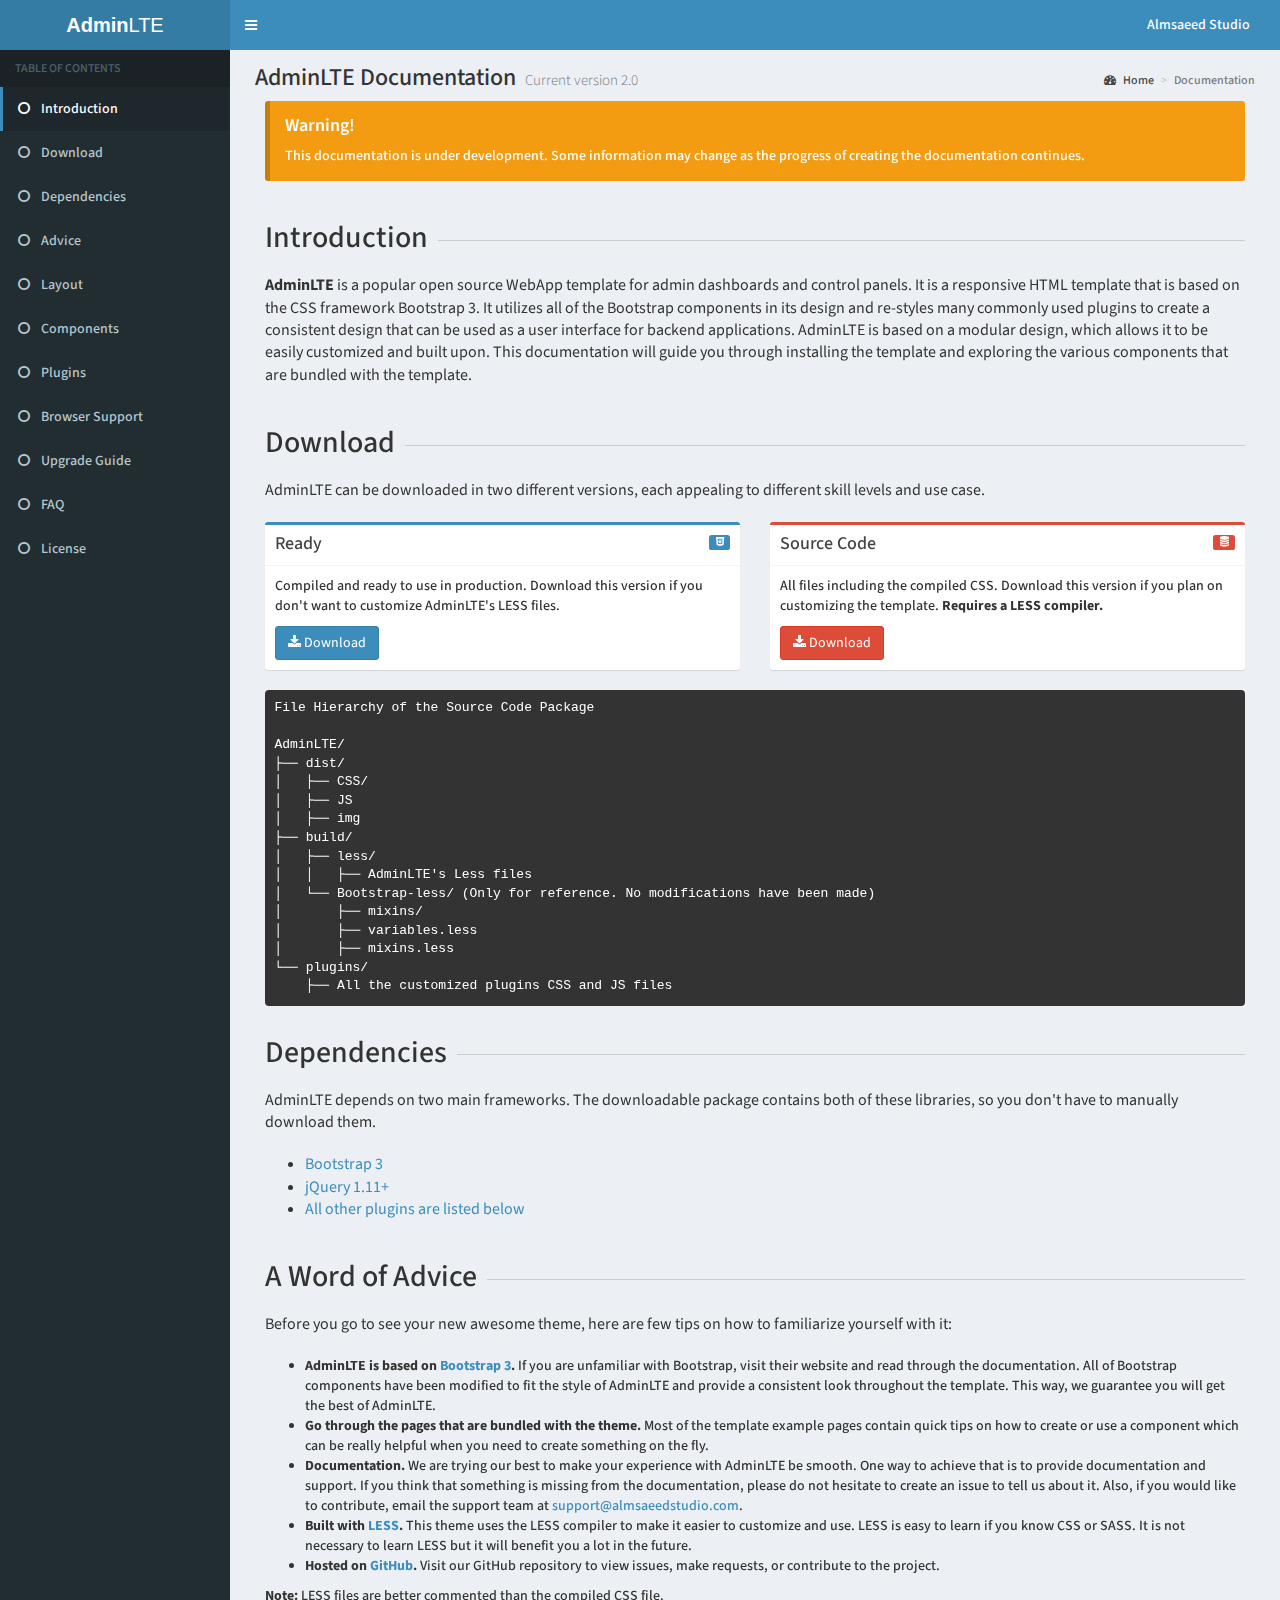
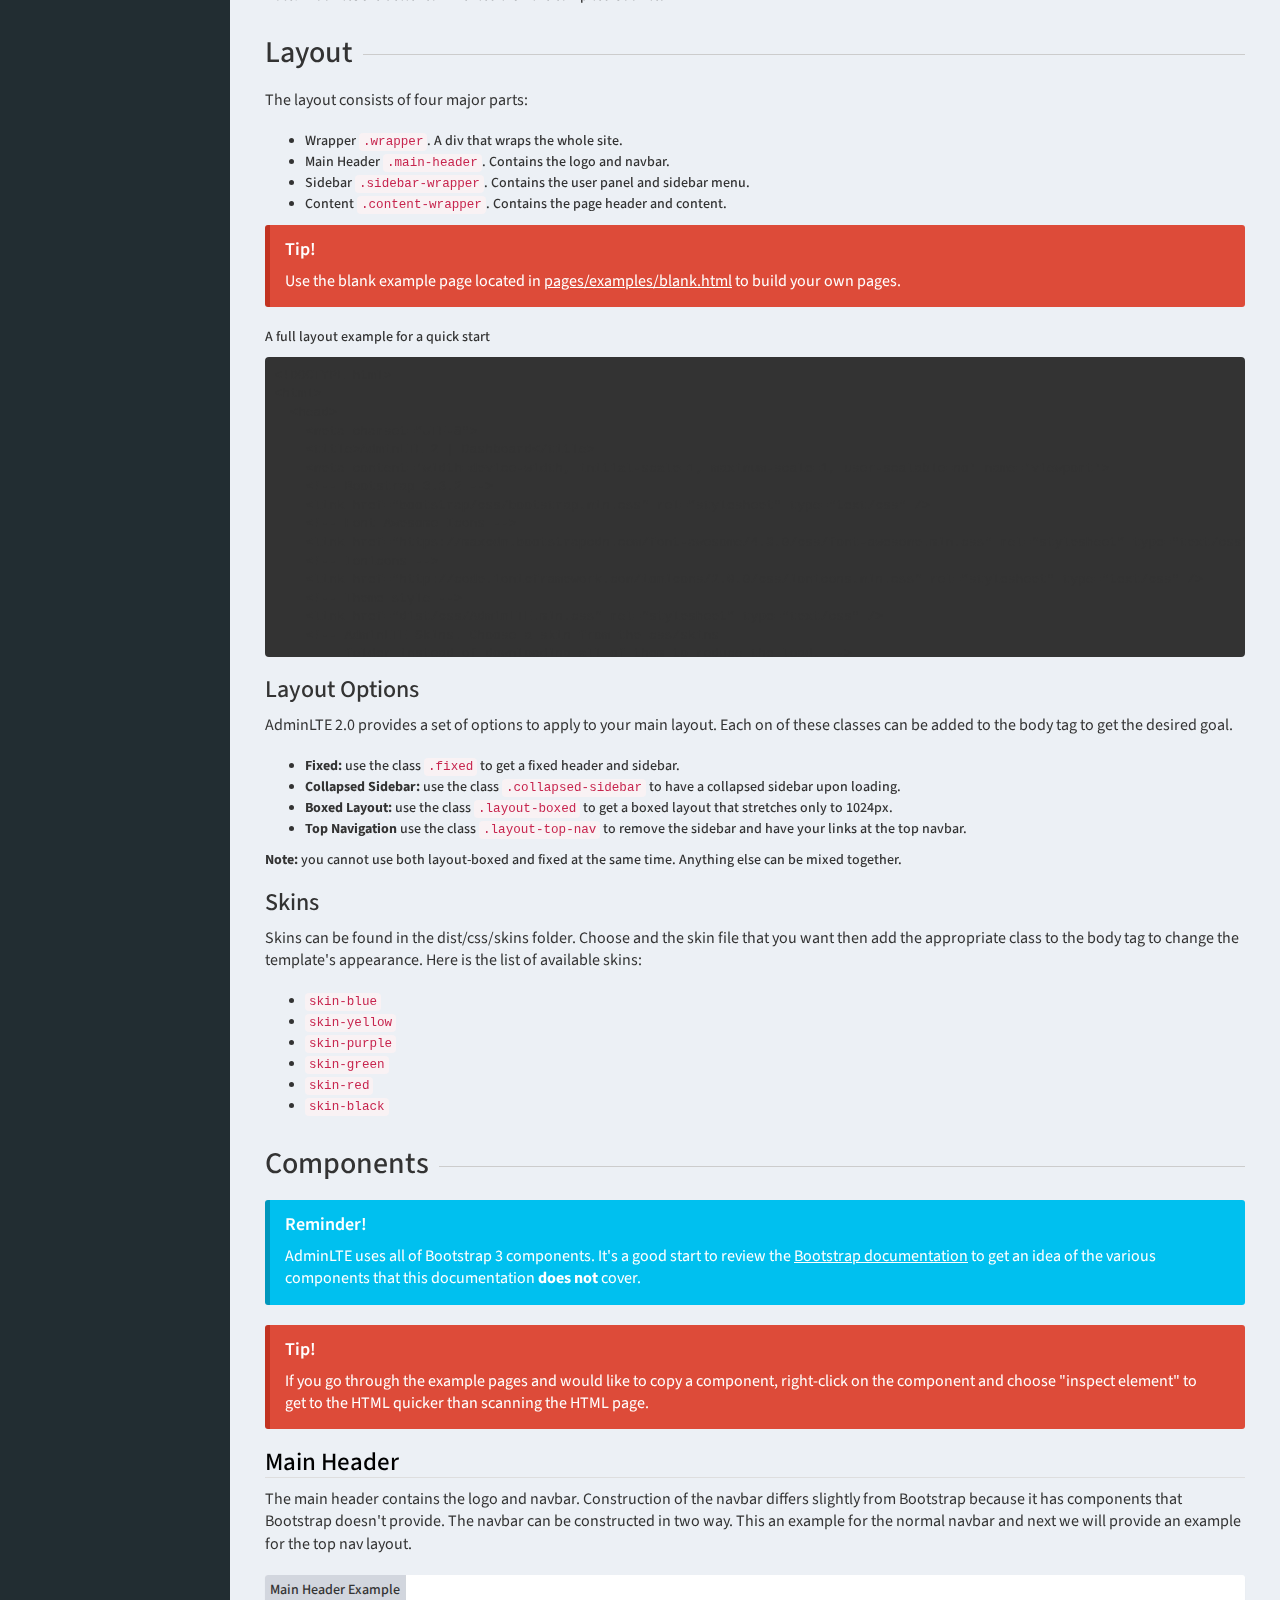
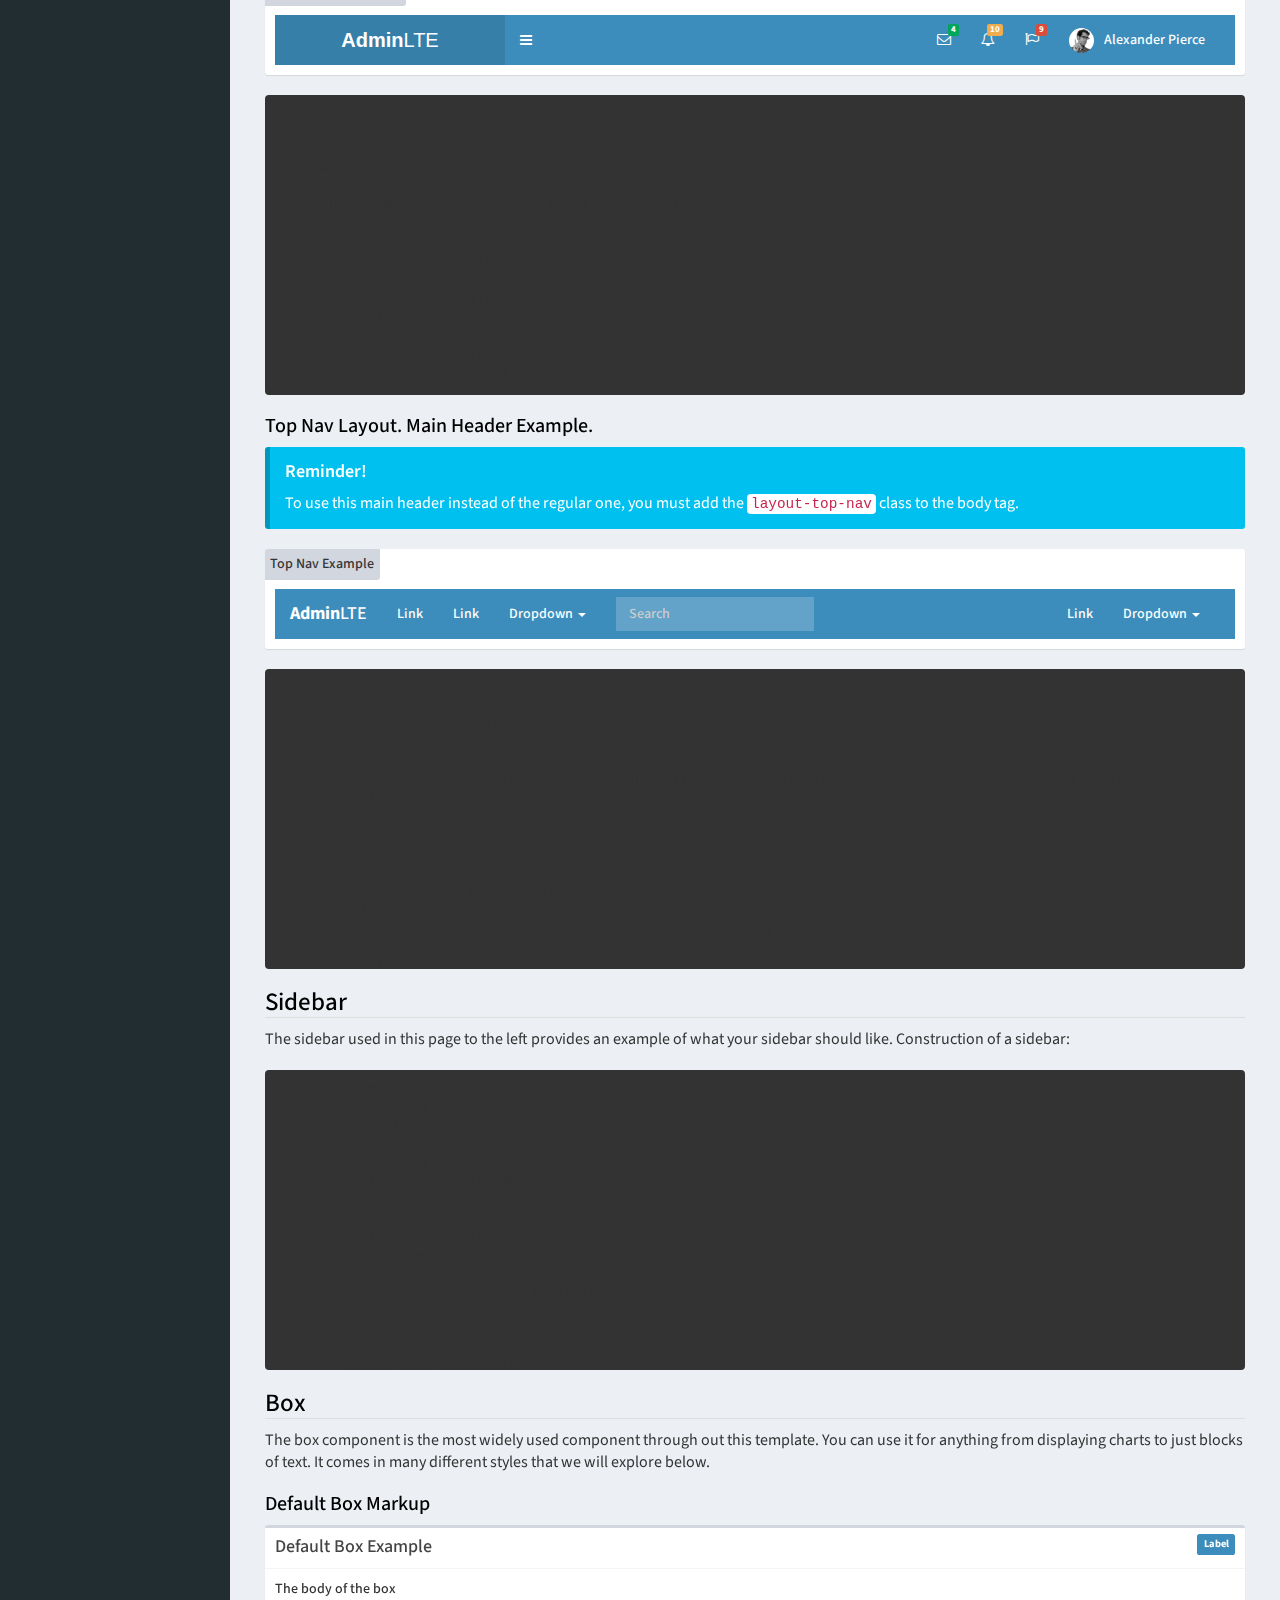
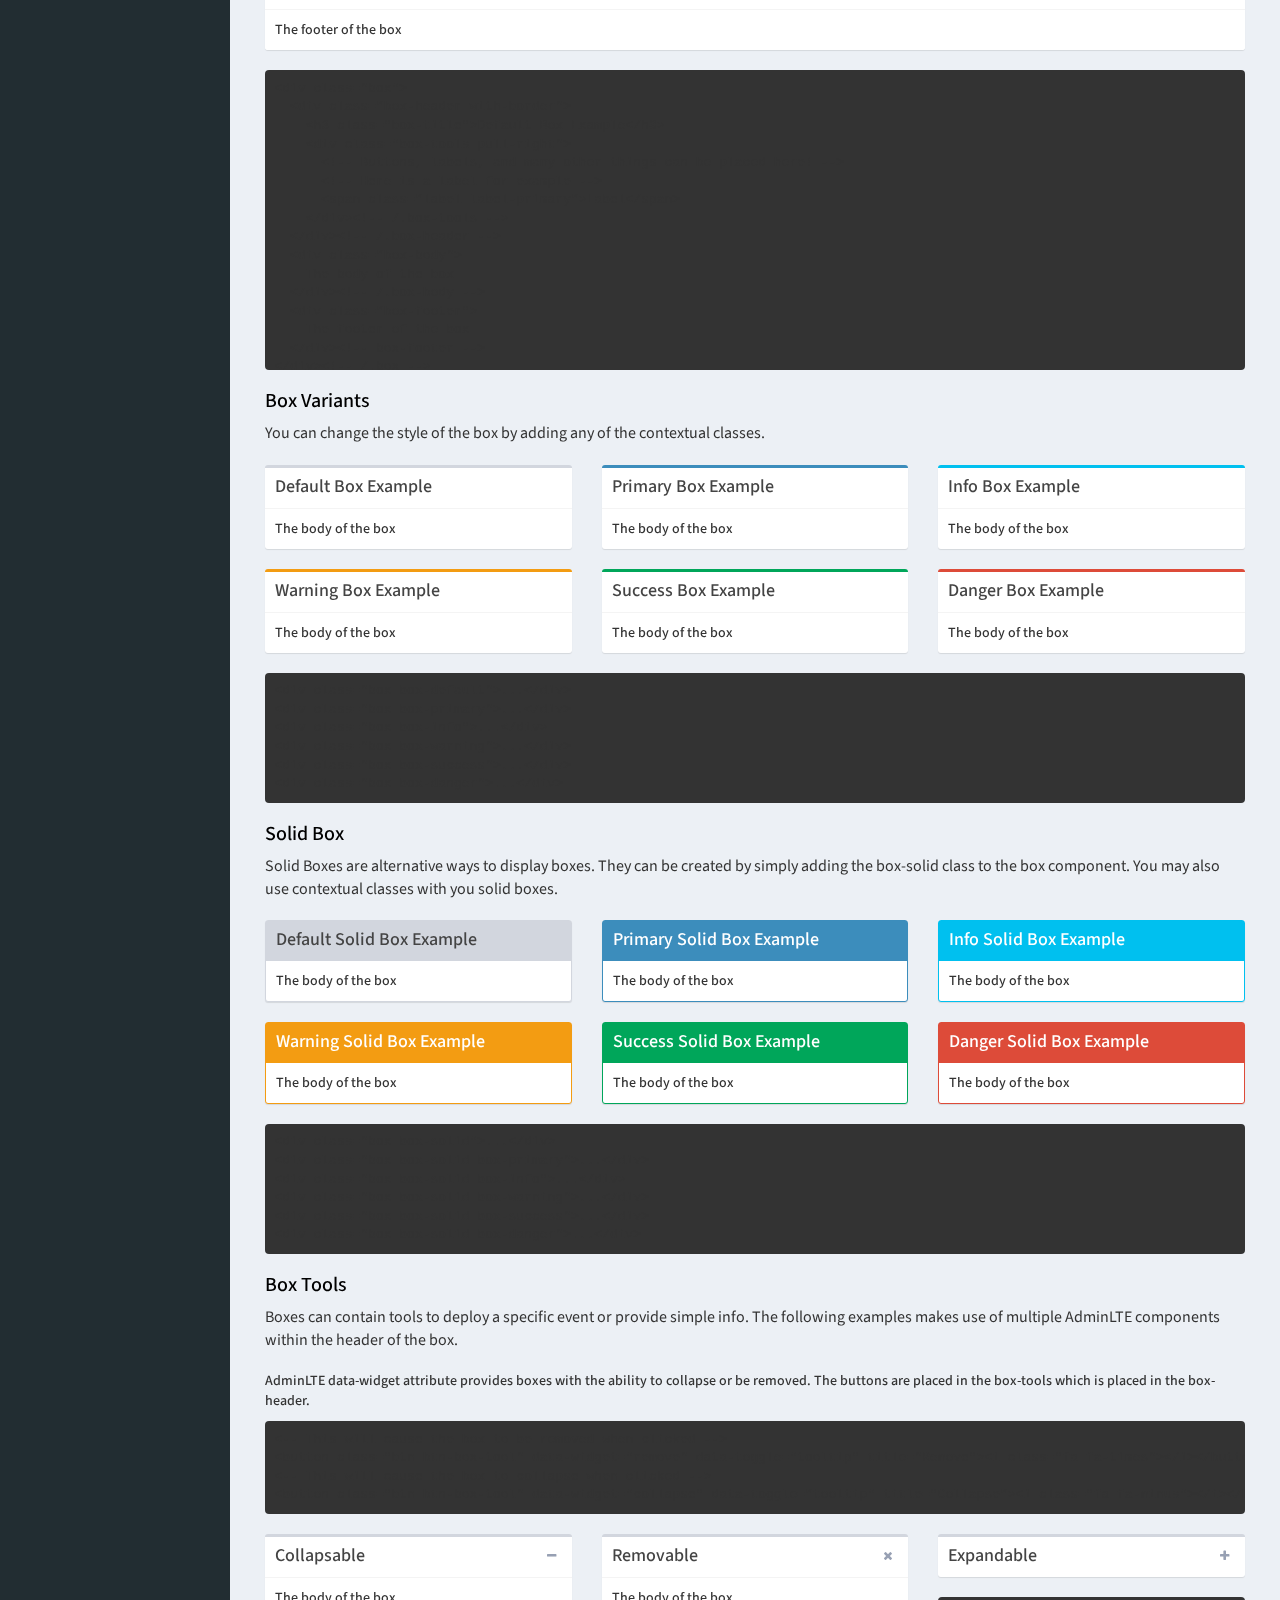
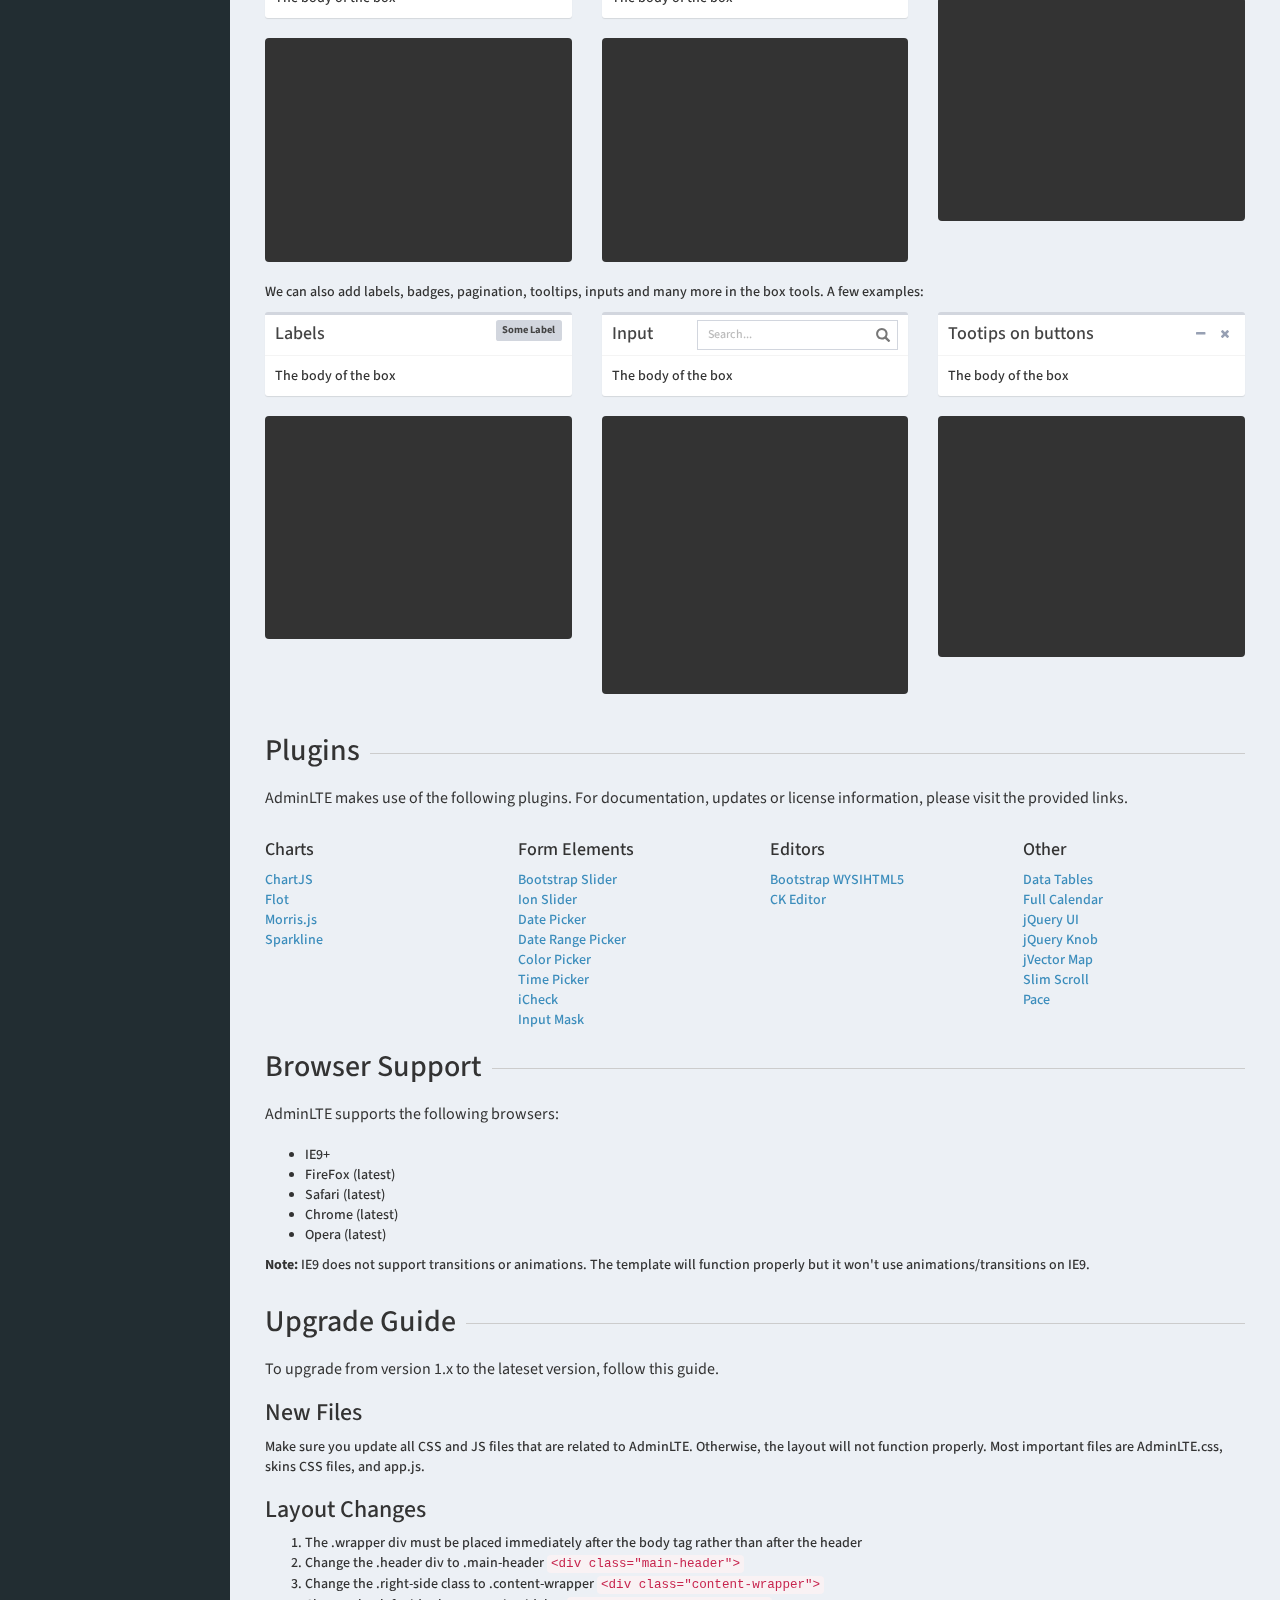
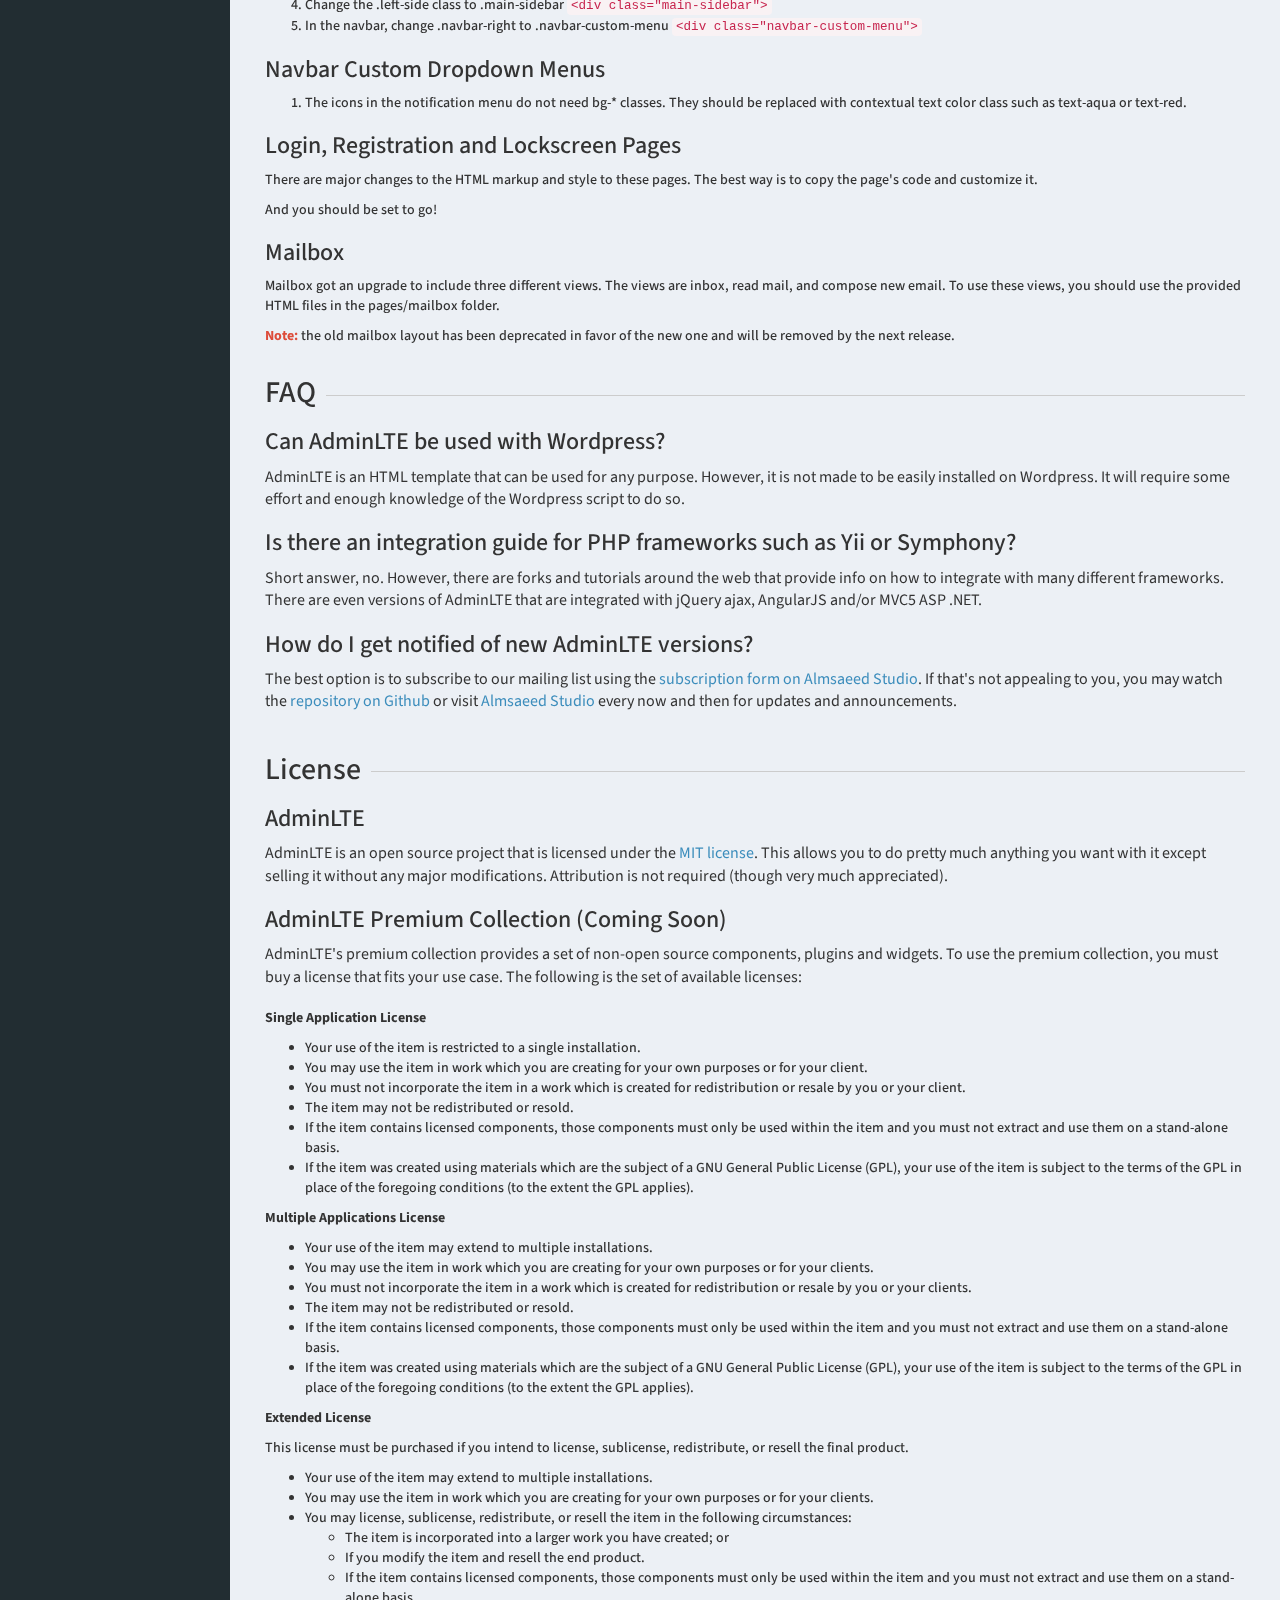
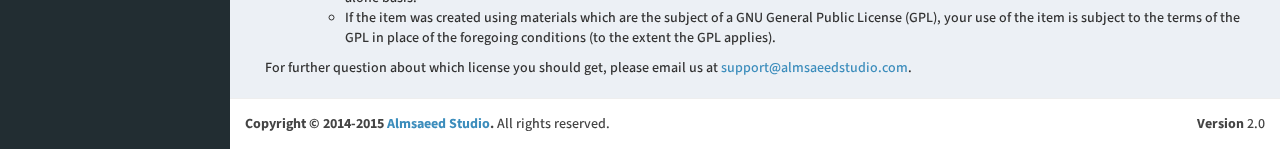
<file: Alcom/Alcom.UI/Areas/Admin/AdminLTE-master/documentation/index.html>
<!DOCTYPE html>
<html>
  <head>
    <meta charset="UTF-8">
    <meta http-equiv="X-UA-Compatible" content="IE=edge">
    <title>AdminLTE 2 | Documentation</title>
    <meta content='width=device-width, initial-scale=1, maximum-scale=1, user-scalable=no' name='viewport'>
    <!-- Bootstrap 3.3.2 -->
    <link href="../bootstrap/css/bootstrap.min.css" rel="stylesheet" type="text/css" />
    <!-- Font Awesome Icons -->
    <link href="https://maxcdn.bootstrapcdn.com/font-awesome/4.3.0/css/font-awesome.min.css" rel="stylesheet" type="text/css" />
    <!-- Ionicons -->
    <link href="http://code.ionicframework.com/ionicons/2.0.0/css/ionicons.min.css" rel="stylesheet" type="text/css" />
    <!-- Theme style -->
    <link href="../dist/css/AdminLTE.min.css" rel="stylesheet" type="text/css" />
    <link href="../dist/css/skins/skin-blue.min.css" rel="stylesheet" type="text/css" />

    <!-- HTML5 Shim and Respond.js IE8 support of HTML5 elements and media queries -->
    <!-- WARNING: Respond.js doesn't work if you view the page via file:// -->
    <!--[if lt IE 9]>
        <script src="https://oss.maxcdn.com/libs/html5shiv/3.7.0/html5shiv.js"></script>
        <script src="https://oss.maxcdn.com/libs/respond.js/1.3.0/respond.min.js"></script>
    <![endif]-->
    <style>
      body {
        font-family: 'Source Sans Pro', 'Helvetica Neue', Helvetica, Arial, sans-serif;
        font-weight: 500;
      }
      .content-wrapper {
        padding: 0 10px;
        font-size: 14px;
      }
      .page-header {
        border: 0;        
        margin: 0 0 20px 0;
        padding: 0;
        position: relative;
        z-index: 1;
        font-size: 30px;
      }
      section[id] {
        padding: 20px 0 0 0;
      }
      #components > h3 {
        font-size: 25px;
        border-bottom: 1px solid #dedede;
        color: #000;
      }
      #components > h4 {
        font-size: 20px;
        color: #000;
      }
      .page-header span {
        z-index: 5;
        display: inline-block;
        background-color: #ecf0f5;
        padding-right: 10px;
      }
      .page-header::before {
        content: " ";
        display: block;
        background: #ccc;
        width: 100%;
        height: 1px;
        position: absolute;
        top: 50%;
        margin-top: 2px;
        z-index: -1;
      }
      .lead {
        font-size: 16px;
        font-weight: 400;
      }
      .eg{
        position: absolute;
        top: 0;
        left: 0;
        display: inline-block;
        background: #d2d6de;
        padding: 5px;
        border-bottom-right-radius: 3px;
        border-top-left-radius: 3px;
        border-bottom: 1px solid #d2d6dc;
        border-right: 1px solid #d2d6dc;
      }
      .eg + * {
        margin-top: 30px;
      }
      .content {
        padding: 10px 25px;
      }
      .hierarchy {
        background: #333;
        color: #fff;
      }
      .plugins-list li {
        width: 50%;
        float: left;
      }
      pre {
        border: none;
      }
      /* desert scheme ported from vim to google prettify */
      pre.prettyprint {display: block; background-color: #333; max-height: 300px; border: none!important; margin-bottom: 20px;}
      pre .nocode { background-color: none; color: #000 }
      pre .str { color: #ffa0a0;} /* string  - pink */
      pre .kwd { color: #f0e68c; font-weight: bold }
      pre .com { color: #87ceeb } /* comment - skyblue */
      pre .typ { color: #98fb98 } /* type    - lightgreen */
      pre .lit { color: #cd5c5c } /* literal - darkred */
      pre .pun { color: #fff }    /* punctuation */
      pre .pln { color: #fff }    /* plaintext */
      pre .tag { color: #f0e68c; font-weight: bold } /* html/xml tag    - lightyellow */
      pre .atn { color: #bdb76b; font-weight: bold } /* attribute name  - khaki */
      pre .atv { color: #ffa0a0 } /* attribute value - pink */
      pre .dec { color: #98fb98 } /* decimal         - lightgreen */

      /* Specify class=linenums on a pre to get line numbering */
      ol.linenums { margin-top: 0; margin-bottom: 0; color: #AEAEAE } /* IE indents via margin-left */
      li.L0,li.L1,li.L2,li.L3,li.L5,li.L6,li.L7,li.L8 { list-style-type: none }
      /* Alternate shading for lines */
      li.L1,li.L3,li.L5,li.L7,li.L9 { }

      @media print {
        pre.prettyprint { background-color: none }
        pre .str, code .str { color: #060 }
        pre .kwd, code .kwd { color: #006; font-weight: bold }
        pre .com, code .com { color: #600; font-style: italic }
        pre .typ, code .typ { color: #404; font-weight: bold }
        pre .lit, code .lit { color: #044 }
        pre .pun, code .pun { color: #440 }
        pre .pln, code .pln { color: #000 }
        pre .tag, code .tag { color: #006; font-weight: bold }
        pre .atn, code .atn { color: #404 }
        pre .atv, code .atv { color: #060 }
      }
      .sidebar {
        margin-top: 0;
        padding-top: 0!important;
      }
      .box .main-header {
        z-index: 1000;
        position: relative;
      }
      .treeview .nav li a:hover,
      .treeview .nav li a:active {
        background: transparent;
      }
    </style>
  </head>
  <body class="skin-blue fixed" data-spy="scroll" data-target="#scrollspy">
    <div class="wrapper">

      <header class="main-header">
        <!-- Logo -->
        <a href="../index2.html" class="logo"><b>Admin</b>LTE</a>
        <!-- Header Navbar: style can be found in header.less -->
        <nav class="navbar navbar-static-top" role="navigation">
          <!-- Sidebar toggle button-->
          <a href="#" class="sidebar-toggle" data-toggle="offcanvas" role="button">
            <span class="sr-only">Toggle navigation</span>
          </a>
          <!-- Navbar Right Menu -->
          <div class="navbar-custom-menu">
            <ul class="nav navbar-nav">
              <li><a href="http://almsaeedstudio.com">Almsaeed Studio</a></li>
            </ul>
          </div>
        </nav>
      </header>
      <!-- Left side column. contains the logo and sidebar -->
      <aside class="main-sidebar">
        <!-- sidebar: style can be found in sidebar.less -->
        <section class="sidebar" id="scrollspy">

          <!-- sidebar menu: : style can be found in sidebar.less -->
          <ul class="nav sidebar-menu">
            <li class="header">TABLE OF CONTENTS</li>
            <li class='active'><a href="#introduction"><i class='fa fa-circle-o'></i> Introduction</a></li>
            <li><a href="#download"><i class='fa fa-circle-o'></i> Download</a></li>
            <li><a href="#dependencies"><i class='fa fa-circle-o'></i> Dependencies</a></li>
            <li><a href="#advice"><i class='fa fa-circle-o'></i> Advice</a></li>
            <li><a href="#layout"><i class='fa fa-circle-o'></i> Layout</a></li>
            <li class='treeview' id='scrollspy-components'>
              <a href="#components"><i class='fa fa-circle-o'></i> Components</a>
              <ul class='nav treeview-menu'>
                <li><a href='#component-main-header'>Main Header</a></li>
                <li><a href='#component-sidebar'>Sidebar</a></li>
                <li><a href='#component-box'>Boxes</a></li>
              </ul>
            </li>
            <li><a href="#plugins"><i class='fa fa-circle-o'></i> Plugins</a></li>
            <li><a href="#browsers"><i class='fa fa-circle-o'></i> Browser Support</a></li>
            <li><a href="#upgrade"><i class='fa fa-circle-o'></i> Upgrade Guide</a></li>
            <li><a href="#faq"><i class='fa fa-circle-o'></i> FAQ</a></li>
            <li><a href="#license"><i class='fa fa-circle-o'></i> License</a></li>
          </ul>
        </section>
        <!-- /.sidebar -->
      </aside>

      <!-- Right side column. Contains the navbar and content of the page -->
      <div class="content-wrapper">
        <!-- Content Header (Page header) -->
        <div class="content-header">
          <h1>
            AdminLTE Documentation
            <small>Current version 2.0</small>
          </h1>
          <ol class="breadcrumb">
            <li><a href="#"><i class="fa fa-dashboard"></i> Home</a></li>
            <li class="active">Documentation</li>
          </ol>
        </div>

        <!-- Main content -->
        <div class="content body">
          <div class="callout callout-warning">
            <h4>Warning!</h4>
            This documentation is under development. Some information may change as the progress of creating the documentation continues.
          </div>
          <section id='introduction'>
            <h2 class='page-header'><span>Introduction</span></h2>
            <p class='lead'>
              <b>AdminLTE</b> is a popular open source WebApp template for admin dashboards and control panels.
              It is a responsive HTML template that is based on the CSS framework Bootstrap 3.
              It utilizes all of the Bootstrap components in its design and re-styles many
              commonly used plugins to create a consistent design that can be used as a user
              interface for backend applications. AdminLTE is based on a modular design, which
              allows it to be easily customized and built upon. This documentation will guide you through
              installing the template and exploring the various components that are bundled with the template.
            </p>
          </section><!-- /#introduction -->

          <!-- ============================================================= -->

          <section id='download'>
            <h2 class='page-header'><span>Download</span></h2>
            <p class='lead'>
              AdminLTE can be downloaded in two different versions, each appealing to different
              skill levels and use case.
            </p>
            <div class='row'>
              <div class='col-sm-6'>
                <div class='box box-primary'>
                  <div class='box-header with-border'>
                    <h3 class='box-title'>Ready</h3>
                    <span class='label label-primary pull-right'><i class='fa fa-html5'></i></span>
                  </div><!-- /.box-header -->
                  <div class='box-body'>
                    <p>Compiled and ready to use in production. Download this version
                      if you don't want to customize AdminLTE's LESS files.</p>
                    <a href='http://almsaeedstudio.com/download/AdminLTE-dist' class='btn btn-primary'><i class='fa fa-download'></i> Download</a>
                  </div><!-- /.box-body -->
                </div><!-- /.box -->
              </div><!-- /.col -->
              <div class='col-sm-6'>
                <div class='box box-danger'>
                  <div class='box-header with-border'>
                    <h3 class='box-title'>Source Code</h3>
                    <span class='label label-danger pull-right'><i class='fa fa-database'></i></span>
                  </div><!-- /.box-header -->
                  <div class='box-body'>
                    <p>All files including the compiled CSS. Download this version
                      if you plan on customizing the template. <b>Requires a LESS compiler.</b></p>
                    <a href='http://almsaeedstudio.com/download/AdminLTE' class='btn btn-danger'><i class='fa fa-download'></i> Download</a>
                  </div><!-- /.box-body -->
                </div><!-- /.box -->
              </div><!-- /.col -->
            </div><!-- /.row -->
            <pre class='hierarchy'><code class="language-bash" data-lang="bash">File Hierarchy of the Source Code Package

AdminLTE/
├── dist/
│   ├── CSS/
│   ├── JS
│   ├── img
├── build/
│   ├── less/
│   │   ├── AdminLTE's Less files
│   └── Bootstrap-less/ (Only for reference. No modifications have been made)
│       ├── mixins/
│       ├── variables.less
│       ├── mixins.less
└── plugins/
    ├── All the customized plugins CSS and JS files</code></pre>
          </section>

          <!-- ============================================================= -->

          <section id="dependencies">
            <h2 class="page-header"><span>Dependencies</span></h2>
            <p class="lead">AdminLTE depends on two main frameworks.
              The downloadable package contains both of these libraries, so you don't have to manually download them.</p>
            <ul class="lead">
              <li><a href="http://getbootstrap.com" target="_blank">Bootstrap 3</a></li>
              <li><a href="http://jquery.com/" target="_blank">jQuery 1.11+</a></li>
              <li><a href="#plugins">All other plugins are listed below</a></li>
            </ul>
          </section>

          <!-- ============================================================= -->

          <section id='advice'>
            <h2 class='page-header'><span>A Word of Advice</span></h2>
            <p class='lead'>
              Before you go to see your new awesome theme, here are few tips on how to familiarize yourself with it:
            </p>

            <ul>
              <li><b>AdminLTE is based on <a href="http://getbootstrap.com/" target="_blank">Bootstrap 3</a>.</b> If you are unfamiliar with Bootstrap, visit their website and read through the documentation. All of Bootstrap components have been modified to fit the style of AdminLTE and provide a consistent look throughout the template. This way, we guarantee you will get the best of AdminLTE.</li>
              <li><b>Go through the pages that are bundled with the theme.</b> Most of the template example pages contain quick tips on how to create or use a component which can be really helpful when you need to create something on the fly.</li>
              <li><b>Documentation.</b> We are trying our best to make your experience with AdminLTE be smooth. One way to achieve that is to provide documentation and support. If you think that something is missing from the documentation, please do not hesitate to create an issue to tell us about it. Also, if you would like to contribute, email the support team at <a href="mailto:support@almsaeedstudio.com">support@almsaeedstudio.com</a>.</li>
              <li><b>Built with <a href="http://lesscss.org/" target="_blank">LESS</a>.</b> This theme uses the LESS compiler to make it easier to customize and use. LESS is easy to learn if you know CSS or SASS. It is not necessary to learn LESS but it will benefit you a lot in the future.</li>
              <li><b>Hosted on <a href="https://github.com/almasaeed2010/AdminLTE/" target="_blank">GitHub</a>.</b> Visit our GitHub repository to view issues, make requests, or contribute to the project.</li>
            </ul>
            <p>
              <b>Note:</b> LESS files are better commented than the compiled CSS file.
            </p>
          </section>

          <!-- ============================================================= -->

          <section id='layout'>
            <h2 class='page-header'><span>Layout</span></h2>
            <p class='lead'>The layout consists of four major parts:</p>
            <ul>
              <li>Wrapper <code>.wrapper</code>. A div that wraps the whole site.</li>
              <li>Main Header <code>.main-header</code>. Contains the logo and navbar.</li>
              <li>Sidebar <code>.sidebar-wrapper</code>. Contains the user panel and sidebar menu.</li>
              <li>Content <code>.content-wrapper</code>. Contains the page header and content.</li>
            </ul>
            <div class="callout callout-danger lead">
              <h4>Tip!</h4>
              <p>Use the blank example page located in <a href="../pages/examples/blank.html">pages/examples/blank.html</a> to build your own pages.</p>
            </div>
            <p>A full layout example for a quick start</p>
            <pre class='prettyprint'>
&LT;!DOCTYPE html>
&LT;html>
  &LT;head>
    &LT;meta charset="UTF-8">
    &LT;title>AdminLTE 2 | Dashboard&LT;/title>
    &LT;meta content='width=device-width, initial-scale=1, maximum-scale=1, user-scalable=no' name='viewport'>
    &LT;!-- Bootstrap 3.3.2 -->
    &LT;link href="bootstrap/css/bootstrap.min.css" rel="stylesheet" type="text/css" />
    &LT;!-- Font Awesome Icons -->
    &LT;link href="https://maxcdn.bootstrapcdn.com/font-awesome/4.3.0/css/font-awesome.min.css" rel="stylesheet" type="text/css" />
    &LT;!-- Ionicons -->
    &LT;link href="http://code.ionicframework.com/ionicons/2.0.0/css/ionicons.min.css" rel="stylesheet" type="text/css" />
    &LT;!-- Theme style -->
    &LT;link href="dist/css/AdminLTE.min.css" rel="stylesheet" type="text/css" />
    &LT;!-- AdminLTE Skins. Choose a skin from the css/skins 
         folder instead of downloading all of them to reduce the load. -->
    &LT;link href="dist/css/skins/_all-skins.min.css" rel="stylesheet" type="text/css" />

    &LT;!-- HTML5 Shim and Respond.js IE8 support of HTML5 elements and media queries -->
    &LT;!-- WARNING: Respond.js doesn't work if you view the page via file:// -->
    &LT;!--[if lt IE 9]>
        &LT;script src="https://oss.maxcdn.com/libs/html5shiv/3.7.0/html5shiv.js">&LT;/script>
        &LT;script src="https://oss.maxcdn.com/libs/respond.js/1.3.0/respond.min.js">&LT;/script>
    &LT;![endif]-->
  &LT;/head>
  &LT;body class="skin-blue">
    &LT;!-- Site wrapper -->
    &LT;div class="wrapper">
      
      &LT;header class="main-header">
        &LT;a href="index2.html" class="logo">&LT;b>Admin&LT;/b>LTE&LT;/a>
        &LT;!-- Header Navbar: style can be found in header.less -->
        &LT;nav class="navbar navbar-static-top" role="navigation">
          &LT;!-- Sidebar toggle button-->
          &LT;a href="#" class="sidebar-toggle" data-toggle="offcanvas" role="button">
            &LT;span class="sr-only">Toggle navigation&LT;/span>
            &LT;span class="icon-bar">&LT;/span>
            &LT;span class="icon-bar">&LT;/span>
            &LT;span class="icon-bar">&LT;/span>
          &LT;/a>
          &LT;div class="navbar-custom-menu">
            &LT;ul class="nav navbar-nav">
              &LT;!-- Messages: style can be found in dropdown.less-->
              &LT;li class="dropdown messages-menu">
                &LT;a href="#" class="dropdown-toggle" data-toggle="dropdown">
                  &LT;i class="fa fa-envelope-o">&LT;/i>
                  &LT;span class="label label-success">4&LT;/span>
                &LT;/a>
                &LT;ul class="dropdown-menu">
                  &LT;li class="header">You have 4 messages&LT;/li>
                  &LT;li>
                    &LT;!-- inner menu: contains the actual data -->
                    &LT;ul class="menu">
                      &LT;li>&LT;!-- start message -->
                        &LT;a href="#">
                          &LT;div class="pull-left">
                            &LT;img src="dist/img/user2-160x160.jpg" class="img-circle" alt="User Image"/>
                          &LT;/div>
                          &LT;h4>
                            Support Team
                            &LT;small>&LT;i class="fa fa-clock-o">&LT;/i> 5 mins&LT;/small>
                          &LT;/h4>
                          &LT;p>Why not buy a new awesome theme?&LT;/p>
                        &LT;/a>
                      &LT;/li>&LT;!-- end message -->
                    &LT;/ul>
                  &LT;/li>
                  &LT;li class="footer">&LT;a href="#">See All Messages&LT;/a>&LT;/li>
                &LT;/ul>
              &LT;/li>
              &LT;!-- Notifications: style can be found in dropdown.less -->
              &LT;li class="dropdown notifications-menu">
                &LT;a href="#" class="dropdown-toggle" data-toggle="dropdown">
                  &LT;i class="fa fa-bell-o">&LT;/i>
                  &LT;span class="label label-warning">10&LT;/span>
                &LT;/a>
                &LT;ul class="dropdown-menu">
                  &LT;li class="header">You have 10 notifications&LT;/li>
                  &LT;li>
                    &LT;!-- inner menu: contains the actual data -->
                    &LT;ul class="menu">
                      &LT;li>
                        &LT;a href="#">
                          &LT;i class="fa fa-users text-aqua">&LT;/i> 5 new members joined today
                        &LT;/a>
                      &LT;/li>
                    &LT;/ul>
                  &LT;/li>
                  &LT;li class="footer">&LT;a href="#">View all&LT;/a>&LT;/li>
                &LT;/ul>
              &LT;/li>
              &LT;!-- Tasks: style can be found in dropdown.less -->
              &LT;li class="dropdown tasks-menu">
                &LT;a href="#" class="dropdown-toggle" data-toggle="dropdown">
                  &LT;i class="fa fa-flag-o">&LT;/i>
                  &LT;span class="label label-danger">9&LT;/span>
                &LT;/a>
                &LT;ul class="dropdown-menu">
                  &LT;li class="header">You have 9 tasks&LT;/li>
                  &LT;li>
                    &LT;!-- inner menu: contains the actual data -->
                    &LT;ul class="menu">
                      &LT;li>&LT;!-- Task item -->
                        &LT;a href="#">
                          &LT;h3>
                            Design some buttons
                            &LT;small class="pull-right">20%&LT;/small>
                          &LT;/h3>
                          &LT;div class="progress xs">
                            &LT;div class="progress-bar progress-bar-aqua" style="width: 20%" role="progressbar" aria-valuenow="20" aria-valuemin="0" aria-valuemax="100">
                              &LT;span class="sr-only">20% Complete&LT;/span>
                            &LT;/div>
                          &LT;/div>
                        &LT;/a>
                      &LT;/li>&LT;!-- end task item -->
                    &LT;/ul>
                  &LT;/li>
                  &LT;li class="footer">
                    &LT;a href="#">View all tasks&LT;/a>
                  &LT;/li>
                &LT;/ul>
              &LT;/li>
              &LT;!-- User Account: style can be found in dropdown.less -->
              &LT;li class="dropdown user user-menu">
                &LT;a href="#" class="dropdown-toggle" data-toggle="dropdown">
                  &LT;img src="dist/img/user2-160x160.jpg" class="user-image" alt="User Image"/>
                  &LT;span class="hidden-xs">Alexander Pierce&LT;/span>
                &LT;/a>
                &LT;ul class="dropdown-menu">
                  &LT;!-- User image -->
                  &LT;li class="user-header">
                    &LT;img src="dist/img/user2-160x160.jpg" class="img-circle" alt="User Image" />
                    &LT;p>
                      Alexander Pierce - Web Developer
                      &LT;small>Member since Nov. 2012&LT;/small>
                    &LT;/p>
                  &LT;/li>
                  &LT;!-- Menu Body -->
                  &LT;li class="user-body">
                    &LT;div class="col-xs-4 text-center">
                      &LT;a href="#">Followers&LT;/a>
                    &LT;/div>
                    &LT;div class="col-xs-4 text-center">
                      &LT;a href="#">Sales&LT;/a>
                    &LT;/div>
                    &LT;div class="col-xs-4 text-center">
                      &LT;a href="#">Friends&LT;/a>
                    &LT;/div>
                  &LT;/li>
                  &LT;!-- Menu Footer-->
                  &LT;li class="user-footer">
                    &LT;div class="pull-left">
                      &LT;a href="#" class="btn btn-default btn-flat">Profile&LT;/a>
                    &LT;/div>
                    &LT;div class="pull-right">
                      &LT;a href="#" class="btn btn-default btn-flat">Sign out&LT;/a>
                    &LT;/div>
                  &LT;/li>
                &LT;/ul>
              &LT;/li>
            &LT;/ul>
          &LT;/div>
        &LT;/nav>
      &LT;/header>

      &LT;!-- =============================================== -->

      &LT;!-- Left side column. contains the sidebar -->
      &LT;aside class="main-sidebar">
        &LT;!-- sidebar: style can be found in sidebar.less -->
        &LT;section class="sidebar">
          &LT;!-- Sidebar user panel -->
          &LT;div class="user-panel">
            &LT;div class="pull-left image">
              &LT;img src="dist/img/user2-160x160.jpg" class="img-circle" alt="User Image" />
            &LT;/div>
            &LT;div class="pull-left info">
              &LT;p>Alexander Pierce&LT;/p>

              &LT;a href="#">&LT;i class="fa fa-circle text-success">&LT;/i> Online&LT;/a>
            &LT;/div>
          &LT;/div>
          &LT;!-- search form -->
          &LT;form action="#" method="get" class="sidebar-form">
            &LT;div class="input-group">
              &LT;input type="text" name="q" class="form-control" placeholder="Search..."/>
              &LT;span class="input-group-btn">
                &LT;button type='submit' name='seach' id='search-btn' class="btn btn-flat">&LT;i class="fa fa-search">&LT;/i>&LT;/button>
              &LT;/span>
            &LT;/div>
          &LT;/form>
          &LT;!-- /.search form -->
          &LT;!-- sidebar menu: : style can be found in sidebar.less -->
          &LT;ul class="sidebar-menu">
            &LT;li class="header">MAIN NAVIGATION&LT;/li>
            &LT;li class="treeview">
              &LT;a href="#">
                &LT;i class="fa fa-dashboard">&LT;/i> &LT;span>Dashboard&LT;/span> &LT;i class="fa fa-angle-left pull-right">&LT;/i>
              &LT;/a>
              &LT;ul class="treeview-menu">
                &LT;li>&LT;a href="index.html">&LT;i class="fa fa-circle-o">&LT;/i> Dashboard v1&LT;/a>&LT;/li>
                &LT;li>&LT;a href="index2.html">&LT;i class="fa fa-circle-o">&LT;/i> Dashboard v2&LT;/a>&LT;/li>
              &LT;/ul>
            &LT;/li>
            &LT;li class="treeview">
              &LT;a href="#">
                &LT;i class="fa fa-files-o">&LT;/i>
                &LT;span>Layout Options&LT;/span>
                &LT;span class="label label-primary pull-right">4&LT;/span>
              &LT;/a>
              &LT;ul class="treeview-menu">
                &LT;li>&LT;a href="../layout/top-nav.html">&LT;i class="fa fa-circle-o">&LT;/i> Top Navigation&LT;/a>&LT;/li>
                &LT;li>&LT;a href="../layout/boxed.html">&LT;i class="fa fa-circle-o">&LT;/i> Boxed&LT;/a>&LT;/li>
                &LT;li>&LT;a href="../layout/fixed.html">&LT;i class="fa fa-circle-o">&LT;/i> Fixed&LT;/a>&LT;/li>
                &LT;li>&LT;a href="../layout/collapsed-sidebar.html">&LT;i class="fa fa-circle-o">&LT;/i> Collapsed Sidebar&LT;/a>&LT;/li>
              &LT;/ul>
            &LT;/li>
            &LT;li>
              &LT;a href="../widgets.html">
                &LT;i class="fa fa-th">&LT;/i> &LT;span>Widgets&LT;/span> &LT;small class="label pull-right bg-green">Hot&LT;/small>
              &LT;/a>
            &LT;/li>            
            &LT;li class="treeview">
              &LT;a href="#">
                &LT;i class="fa fa-pie-chart">&LT;/i>
                &LT;span>Charts&LT;/span>
                &LT;i class="fa fa-angle-left pull-right">&LT;/i>
              &LT;/a>
              &LT;ul class="treeview-menu">
                &LT;li>&LT;a href="../charts/morris.html">&LT;i class="fa fa-circle-o">&LT;/i> Morris&LT;/a>&LT;/li>
                &LT;li>&LT;a href="../charts/flot.html">&LT;i class="fa fa-circle-o">&LT;/i> Flot&LT;/a>&LT;/li>
                &LT;li>&LT;a href="../charts/inline.html">&LT;i class="fa fa-circle-o">&LT;/i> Inline charts&LT;/a>&LT;/li>
              &LT;/ul>
            &LT;/li>            
            &LT;li class="treeview">
              &LT;a href="#">
                &LT;i class="fa fa-laptop">&LT;/i>
                &LT;span>UI Elements&LT;/span>
                &LT;i class="fa fa-angle-left pull-right">&LT;/i>
              &LT;/a>
              &LT;ul class="treeview-menu">
                &LT;li>&LT;a href="../UI/general.html">&LT;i class="fa fa-circle-o">&LT;/i> General&LT;/a>&LT;/li>
                &LT;li>&LT;a href="../UI/icons.html">&LT;i class="fa fa-circle-o">&LT;/i> Icons&LT;/a>&LT;/li>
                &LT;li>&LT;a href="../UI/buttons.html">&LT;i class="fa fa-circle-o">&LT;/i> Buttons&LT;/a>&LT;/li>
                &LT;li>&LT;a href="../UI/sliders.html">&LT;i class="fa fa-circle-o">&LT;/i> Sliders&LT;/a>&LT;/li>
                &LT;li>&LT;a href="../UI/timeline.html">&LT;i class="fa fa-circle-o">&LT;/i> Timeline&LT;/a>&LT;/li>
                &LT;li>&LT;a href="../UI/modals.html">&LT;i class="fa fa-circle-o">&LT;/i> Modals&LT;/a>&LT;/li>
              &LT;/ul>
            &LT;/li>
            &LT;li class="treeview">
              &LT;a href="#">
                &LT;i class="fa fa-edit">&LT;/i> &LT;span>Forms&LT;/span>
                &LT;i class="fa fa-angle-left pull-right">&LT;/i>
              &LT;/a>
              &LT;ul class="treeview-menu">
                &LT;li>&LT;a href="../forms/general.html">&LT;i class="fa fa-circle-o">&LT;/i> General Elements&LT;/a>&LT;/li>
                &LT;li>&LT;a href="../forms/advanced.html">&LT;i class="fa fa-circle-o">&LT;/i> Advanced Elements&LT;/a>&LT;/li>
                &LT;li>&LT;a href="../forms/editors.html">&LT;i class="fa fa-circle-o">&LT;/i> Editors&LT;/a>&LT;/li>
              &LT;/ul>
            &LT;/li>
            &LT;li class="treeview">
              &LT;a href="#">
                &LT;i class="fa fa-table">&LT;/i> &LT;span>Tables&LT;/span>
                &LT;i class="fa fa-angle-left pull-right">&LT;/i>
              &LT;/a>
              &LT;ul class="treeview-menu">
                &LT;li>&LT;a href="../tables/simple.html">&LT;i class="fa fa-circle-o">&LT;/i> Simple tables&LT;/a>&LT;/li>
                &LT;li>&LT;a href="../tables/data.html">&LT;i class="fa fa-circle-o">&LT;/i> Data tables&LT;/a>&LT;/li>
              &LT;/ul>
            &LT;/li>
            &LT;li>
              &LT;a href="../calendar.html">
                &LT;i class="fa fa-calendar">&LT;/i> &LT;span>Calendar&LT;/span>
                &LT;small class="label pull-right bg-red">3&LT;/small>
              &LT;/a>
            &LT;/li>
            &LT;li>
              &LT;a href="../mailbox/mailbox.html">
                &LT;i class="fa fa-envelope">&LT;/i> &LT;span>Mailbox&LT;/span>
                &LT;small class="label pull-right bg-yellow">12&LT;/small>
              &LT;/a>
            &LT;/li>
            &LT;li class="treeview active">
              &LT;a href="#">
                &LT;i class="fa fa-folder">&LT;/i> &LT;span>Examples&LT;/span>
                &LT;i class="fa fa-angle-left pull-right">&LT;/i>
              &LT;/a>
              &LT;ul class="treeview-menu">
                &LT;li>&LT;a href="invoice.html">&LT;i class="fa fa-circle-o">&LT;/i> Invoice&LT;/a>&LT;/li>
                &LT;li>&LT;a href="login.html">&LT;i class="fa fa-circle-o">&LT;/i> Login&LT;/a>&LT;/li>
                &LT;li>&LT;a href="register.html">&LT;i class="fa fa-circle-o">&LT;/i> Register&LT;/a>&LT;/li>
                &LT;li>&LT;a href="lockscreen.html">&LT;i class="fa fa-circle-o">&LT;/i> Lockscreen&LT;/a>&LT;/li>
                &LT;li>&LT;a href="404.html">&LT;i class="fa fa-circle-o">&LT;/i> 404 Error&LT;/a>&LT;/li>
                &LT;li>&LT;a href="500.html">&LT;i class="fa fa-circle-o">&LT;/i> 500 Error&LT;/a>&LT;/li>
                &LT;li class="active">&LT;a href="blank.html">&LT;i class="fa fa-circle-o">&LT;/i> Blank Page&LT;/a>&LT;/li>
              &LT;/ul>
            &LT;/li>
            &LT;li class="treeview">
              &LT;a href="#">
                &LT;i class="fa fa-share">&LT;/i> &LT;span>Multilevel&LT;/span>
                &LT;i class="fa fa-angle-left pull-right">&LT;/i>
              &LT;/a>
              &LT;ul class="treeview-menu">
                &LT;li>&LT;a href="#">&LT;i class="fa fa-circle-o">&LT;/i> Level One&LT;/a>&LT;/li>
                &LT;li>
                  &LT;a href="#">&LT;i class="fa fa-circle-o">&LT;/i> Level One &LT;i class="fa fa-angle-left pull-right">&LT;/i>&LT;/a>
                  &LT;ul class="treeview-menu">
                    &LT;li>&LT;a href="#">&LT;i class="fa fa-circle-o">&LT;/i> Level Two&LT;/a>&LT;/li>
                    &LT;li>
                      &LT;a href="#">&LT;i class="fa fa-circle-o">&LT;/i> Level Two &LT;i class="fa fa-angle-left pull-right">&LT;/i>&LT;/a>
                      &LT;ul class="treeview-menu">
                        &LT;li>&LT;a href="#">&LT;i class="fa fa-circle-o">&LT;/i> Level Three&LT;/a>&LT;/li>
                        &LT;li>&LT;a href="#">&LT;i class="fa fa-circle-o">&LT;/i> Level Three&LT;/a>&LT;/li>
                      &LT;/ul>
                    &LT;/li>
                  &LT;/ul>
                &LT;/li>
                &LT;li>&LT;a href="#">&LT;i class="fa fa-circle-o">&LT;/i> Level One&LT;/a>&LT;/li>
              &LT;/ul>
            &LT;/li>
            &LT;li>&LT;a href="documentation/index.html">&LT;i class="fa fa-book">&LT;/i> Documentation&LT;/a>&LT;/li>
            &LT;li class="header">LABELS&LT;/li>
            &LT;li>&LT;a href="#">&LT;i class="fa fa-circle-o text-danger">&LT;/i> Important&LT;/a>&LT;/li>
            &LT;li>&LT;a href="#">&LT;i class="fa fa-circle-o text-warning">&LT;/i> Warning&LT;/a>&LT;/li>
            &LT;li>&LT;a href="#">&LT;i class="fa fa-circle-o text-info">&LT;/i> Information&LT;/a>&LT;/li>
          &LT;/ul>
        &LT;/section>
        &LT;!-- /.sidebar -->
      &LT;/aside>

      &LT;!-- =============================================== -->

      &LT;!-- Right side column. Contains the navbar and content of the page -->
      &LT;div class="content-wrapper">
        &LT;!-- Content Header (Page header) -->
        &LT;section class="content-header">
          &LT;h1>
            Blank page
            &LT;small>it all starts here&LT;/small>
          &LT;/h1>
          &LT;ol class="breadcrumb">
            &LT;li>&LT;a href="#">&LT;i class="fa fa-dashboard">&LT;/i> Home&LT;/a>&LT;/li>
            &LT;li>&LT;a href="#">Examples&LT;/a>&LT;/li>
            &LT;li class="active">Blank page&LT;/li>
          &LT;/ol>
        &LT;/section>

        &LT;!-- Main content -->
        &LT;section class="content">

          &LT;!-- Default box -->
          &LT;div class="box">
            &LT;div class="box-header with-border">
              &LT;h3 class="box-title">Title&LT;/h3>
              &LT;div class="box-tools pull-right">
                &LT;button class="btn btn-box-tool" data-widget="collapse" data-toggle="tooltip" title="Collapse">&LT;i class="fa fa-minus">&LT;/i>&LT;/button>
                &LT;button class="btn btn-box-tool" data-widget="remove" data-toggle="tooltip" title="Remove">&LT;i class="fa fa-times">&LT;/i>&LT;/button>
              &LT;/div>
            &LT;/div>
            &LT;div class="box-body">
              Start creating your amazing application!
            &LT;/div>&LT;!-- /.box-body -->
            &LT;div class="box-footer">
              Footer
            &LT;/div>&LT;!-- /.box-footer-->
          &LT;/div>&LT;!-- /.box -->

        &LT;/section>&LT;!-- /.content -->
      &LT;/div>&LT;!-- /.content-wrapper -->

      &LT;footer class="main-footer">
        &LT;div class="pull-right hidden-xs">
          &LT;b>Version&LT;/b> 2.0
        &LT;/div>
        &LT;strong>Copyright &copy; 2014-2015 &LT;a href="http://almsaeedstudio.com">Almsaeed Studio&LT;/a>.&LT;/strong> All rights reserved.
      &LT;/footer>
    &LT;/div>&LT;!-- ./wrapper -->

    &LT;!-- jQuery 2.1.3 -->
    &LT;script src="plugins/jQuery/jQuery-2.1.3.min.js">&LT;/script>
    &LT;!-- Bootstrap 3.3.2 JS -->
    &LT;script src="bootstrap/js/bootstrap.min.js" type="text/javascript">&LT;/script>
    &LT;!-- SlimScroll -->
    &LT;script src="plugins/slimScroll/jquery.slimScroll.min.js" type="text/javascript">&LT;/script>
    &LT;!-- FastClick -->
    &LT;script src='plugins/fastclick/fastclick.min.js'>&LT;/script>
    &LT;!-- AdminLTE App -->
    &LT;script src="dist/js/app.min.js" type="text/javascript">&LT;/script>
    &LT;!-- AdminLTE for demo purposes -->
    &LT;script src="dist/js/demo.js" type="text/javascript">&LT;/script>
  &LT;/body>
&LT;/html></pre>

            <h3>Layout Options</h3>
            <p class="lead">AdminLTE 2.0 provides a set of options to apply to your main layout. Each on of these classes can be added
              to the body tag to get the desired goal.</p>
            <ul>
              <li><b>Fixed:</b> use the class <code>.fixed</code> to get a fixed header and sidebar.</li>
              <li><b>Collapsed Sidebar:</b> use the class <code>.collapsed-sidebar</code> to have a collapsed sidebar upon loading.</li>
              <li><b>Boxed Layout:</b> use the class <code>.layout-boxed</code> to get a boxed layout that stretches only to 1024px.</li>
              <li><b>Top Navigation</b> use the class <code>.layout-top-nav</code> to remove the sidebar and have your links at the top navbar.</li>
            </ul>
            <p><b>Note:</b> you cannot use both layout-boxed and fixed at the same time. Anything else can be mixed together.</p>

            <h3>Skins</h3>
            <p class="lead">Skins can be found in the dist/css/skins folder.
              Choose and the skin file that you want then add the appropriate
              class to the body tag to change the template's appearance. Here is the list of available skins:</p>
            <ul>
              <li><code>skin-blue</code></li>
              <li><code>skin-yellow</code></li>
              <li><code>skin-purple</code></li>
              <li><code>skin-green</code></li>
              <li><code>skin-red</code></li>
              <li><code>skin-black</code></li>
            </ul>
          </section>

          <!-- ============================================================= -->

          <section id='components' data-spy="scroll" data-target="#scrollspy-components">
            <h2 class='page-header'><span>Components</span></h2>
            <div class='callout callout-info lead'>
              <h4>Reminder!</h4>
              <p>
                AdminLTE uses all of Bootstrap 3 components. It's a good start to review
                the <a href="http://getbootstrap.com">Bootstrap documentation</a> to get an idea of the various components
                that this documentation <b>does not</b> cover.
              </p>
            </div>
            <div class='callout callout-danger lead'>
              <h4>Tip!</h4>
              <p>
                If you go through the example pages and would like to copy a component, right-click on
                the component and choose "inspect element" to get to the HTML quicker than scanning
                the HTML page.
              </p>
            </div>
            <h3 id='component-main-header'>Main Header</h3>
            <p class='lead'>The main header contains the logo and navbar. Construction of the
              navbar differs slightly from Bootstrap because it has components that Bootstrap doesn't provide.
              The navbar can be constructed in two way. This an example for the normal navbar and next we will provide an example for
              the top nav layout.</p>
            <div class="box box-solid">
              <div class="box-body" style="position: relative;">
                <span class="eg">Main Header Example</span>
                <header class="main-header" style="position: relative;">
                  <!-- Logo -->
                  <a href="index2.html" class="logo"><b>Admin</b>LTE</a>
                  <!-- Header Navbar: style can be found in header.less -->
                  <nav class="navbar" role="navigation" style="border: 0;">
                    <!-- Sidebar toggle button-->
                    <a href="#" class="sidebar-toggle" role="button">
                      <span class="sr-only">Toggle navigation</span>
                    </a>
                    <!-- Navbar Right Menu -->
                    <div class="navbar-custom-menu">
                      <ul class="nav navbar-nav">
                        <!-- Messages: style can be found in dropdown.less-->
                        <li class="dropdown messages-menu">
                          <a href="#" class="dropdown-toggle" data-toggle="dropdown">
                            <i class="fa fa-envelope-o"></i>
                            <span class="label label-success">4</span>
                          </a>
                          <ul class="dropdown-menu">
                            <li class="header">You have 4 messages</li>
                            <li>
                              <!-- inner menu: contains the actual data -->
                              <ul class="menu">
                                <li><!-- start message -->
                                  <a href="#">
                                    <div class="pull-left">
                                      <img src="../dist/img/user2-160x160.jpg" class="img-circle" alt="User Image"/>
                                    </div>
                                    <h4>
                                      Support Team
                                      <small><i class="fa fa-clock-o"></i> 5 mins</small>
                                    </h4>
                                    <p>Why not buy a new awesome theme?</p>
                                  </a>
                                </li><!-- end message -->
                              </ul>
                            </li>
                            <li class="footer"><a href="#">See All Messages</a></li>
                          </ul>
                        </li>
                        <!-- Notifications: style can be found in dropdown.less -->
                        <li class="dropdown notifications-menu">
                          <a href="#" class="dropdown-toggle" data-toggle="dropdown">
                            <i class="fa fa-bell-o"></i>
                            <span class="label label-warning">10</span>
                          </a>
                          <ul class="dropdown-menu">
                            <li class="header">You have 10 notifications</li>
                            <li>
                              <!-- inner menu: contains the actual data -->
                              <ul class="menu">
                                <li>
                                  <a href="#">
                                    <i class="fa fa-users text-aqua"></i> 5 new members joined today
                                  </a>
                                </li>
                              </ul>
                            </li>
                            <li class="footer"><a href="#">View all</a></li>
                          </ul>
                        </li>
                        <!-- Tasks: style can be found in dropdown.less -->
                        <li class="dropdown tasks-menu">
                          <a href="#" class="dropdown-toggle" data-toggle="dropdown">
                            <i class="fa fa-flag-o"></i>
                            <span class="label label-danger">9</span>
                          </a>
                          <ul class="dropdown-menu">
                            <li class="header">You have 9 tasks</li>
                            <li>
                              <!-- inner menu: contains the actual data -->
                              <ul class="menu">
                                <li><!-- Task item -->
                                  <a href="#">
                                    <h3>
                                      Design some buttons
                                      <small class="pull-right">20%</small>
                                    </h3>
                                    <div class="progress xs">
                                      <div class="progress-bar progress-bar-aqua" style="width: 20%" role="progressbar" aria-valuenow="20" aria-valuemin="0" aria-valuemax="100">
                                        <span class="sr-only">20% Complete</span>
                                      </div>
                                    </div>
                                  </a>
                                </li><!-- end task item -->
                              </ul>
                            </li>
                            <li class="footer">
                              <a href="#">View all tasks</a>
                            </li>
                          </ul>
                        </li>
                        <!-- User Account: style can be found in dropdown.less -->
                        <li class="dropdown user user-menu">
                          <a href="#" class="dropdown-toggle" data-toggle="dropdown">
                            <img src="../dist/img/user2-160x160.jpg" class="user-image" alt="User Image"/>
                            <span class="hidden-xs">Alexander Pierce</span>
                          </a>
                          <ul class="dropdown-menu">
                            <!-- User image -->
                            <li class="user-header">
                              <img src="../dist/img/user2-160x160.jpg" class="img-circle" alt="User Image" />
                              <p>
                                Alexander Pierce - Web Developer
                                <small>Member since Nov. 2012</small>
                              </p>
                            </li>
                            <!-- Menu Body -->
                            <li class="user-body">
                              <div class="col-xs-4 text-center">
                                <a href="#">Followers</a>
                              </div>
                              <div class="col-xs-4 text-center">
                                <a href="#">Sales</a>
                              </div>
                              <div class="col-xs-4 text-center">
                                <a href="#">Friends</a>
                              </div>
                            </li>
                            <!-- Menu Footer-->
                            <li class="user-footer">
                              <div class="pull-left">
                                <a href="#" class="btn btn-default btn-flat">Profile</a>
                              </div>
                              <div class="pull-right">
                                <a href="#" class="btn btn-default btn-flat">Sign out</a>
                              </div>
                            </li>
                          </ul>
                        </li>
                      </ul>
                    </div>
                  </nav>
                </header>
              </div>
            </div>
            <pre class='prettyprint'>
&LT;header class="main-header">
  &LT;a href="../../index2.html" class="logo">
    &LT;!-- LOGO -->
    AdminLTE
  &LT;/a>
  &LT;!-- Header Navbar: style can be found in header.less -->
  &LT;nav class="navbar navbar-static-top" role="navigation">
    &LT;!-- Navbar Right Menu -->
    &LT;div class="navbar-custom-menu">
      &LT;ul class="nav navbar-nav">
        &LT;!-- Messages: style can be found in dropdown.less-->
        &LT;li class="dropdown messages-menu">
          &LT;a href="#" class="dropdown-toggle" data-toggle="dropdown">
            &LT;i class="fa fa-envelope-o">&LT;/i>
            &LT;span class="label label-success">4&LT;/span>
          &LT;/a>
          &LT;ul class="dropdown-menu">
            &LT;li class="header">You have 4 messages&LT;/li>
            &LT;li>
              &LT;!-- inner menu: contains the actual data -->
              &LT;ul class="menu">
                &LT;li>&LT;!-- start message -->
                  &LT;a href="#">
                    &LT;div class="pull-left">
                      &LT;img src="dist/img/user2-160x160.jpg" class="img-circle" alt="User Image"/>
                    &LT;/div>
                    &LT;h4>
                      Sender Name
                      &LT;small>&LT;i class="fa fa-clock-o">&LT;/i> 5 mins&LT;/small>
                    &LT;/h4>
                    &LT;p>Message Excerpt&LT;/p>
                  &LT;/a>
                &LT;/li>&LT;!-- end message -->
                ...
              &LT;/ul>
            &LT;/li>
            &LT;li class="footer">&LT;a href="#">See All Messages&LT;/a>&LT;/li>
          &LT;/ul>
        &LT;/li>
        &LT;!-- Notifications: style can be found in dropdown.less -->
        &LT;li class="dropdown notifications-menu">
          &LT;a href="#" class="dropdown-toggle" data-toggle="dropdown">
            &LT;i class="fa fa-bell-o">&LT;/i>
            &LT;span class="label label-warning">10&LT;/span>
          &LT;/a>
          &LT;ul class="dropdown-menu">
            &LT;li class="header">You have 10 notifications&LT;/li>
            &LT;li>
              &LT;!-- inner menu: contains the actual data -->
              &LT;ul class="menu">
                &LT;li>
                  &LT;a href="#">
                    &LT;i class="ion ion-ios-people info">&LT;/i> Notification title
                  &LT;/a>
                &LT;/li>
                ...
              &LT;/ul>
            &LT;/li>
            &LT;li class="footer">&LT;a href="#">View all&LT;/a>&LT;/li>
          &LT;/ul>
        &LT;/li>
        &LT;!-- Tasks: style can be found in dropdown.less -->
        &LT;li class="dropdown tasks-menu">
          &LT;a href="#" class="dropdown-toggle" data-toggle="dropdown">
            &LT;i class="fa fa-flag-o">&LT;/i>
            &LT;span class="label label-danger">9&LT;/span>
          &LT;/a>
          &LT;ul class="dropdown-menu">
            &LT;li class="header">You have 9 tasks&LT;/li>
            &LT;li>
              &LT;!-- inner menu: contains the actual data -->
              &LT;ul class="menu">
                &LT;li>&LT;!-- Task item -->
                  &LT;a href="#">
                    &LT;h3>
                      Design some buttons
                      &LT;small class="pull-right">20%&LT;/small>
                    &LT;/h3>
                    &LT;div class="progress xs">
                      &LT;div class="progress-bar progress-bar-aqua" style="width: 20%" role="progressbar" aria-valuenow="20" aria-valuemin="0" aria-valuemax="100">
                        &LT;span class="sr-only">20% Complete&LT;/span>
                      &LT;/div>
                    &LT;/div>
                  &LT;/a>
                &LT;/li>&LT;!-- end task item -->
                ...
              &LT;/ul>
            &LT;/li>
            &LT;li class="footer">
              &LT;a href="#">View all tasks&LT;/a>
            &LT;/li>
          &LT;/ul>
        &LT;/li>
        &LT;!-- User Account: style can be found in dropdown.less -->
        &LT;li class="dropdown user user-menu">
          &LT;a href="#" class="dropdown-toggle" data-toggle="dropdown">
            &LT;img src="dist/img/user2-160x160.jpg" class="user-image" alt="User Image"/>
            &LT;span class="hidden-xs">Alexander Pierce&LT;/span>
          &LT;/a>
          &LT;ul class="dropdown-menu">
            &LT;!-- User image -->
            &LT;li class="user-header">
              &LT;img src="dist/img/user2-160x160.jpg" class="img-circle" alt="User Image" />
              &LT;p>
                Alexander Pierce - Web Developer
                &LT;small>Member since Nov. 2012&LT;/small>
              &LT;/p>
            &LT;/li>
            &LT;!-- Menu Body -->
            &LT;li class="user-body">
              &LT;div class="col-xs-4 text-center">
                &LT;a href="#">Followers&LT;/a>
              &LT;/div>
              &LT;div class="col-xs-4 text-center">
                &LT;a href="#">Sales&LT;/a>
              &LT;/div>
              &LT;div class="col-xs-4 text-center">
                &LT;a href="#">Friends&LT;/a>
              &LT;/div>
            &LT;/li>
            &LT;!-- Menu Footer-->
            &LT;li class="user-footer">
              &LT;div class="pull-left">
                &LT;a href="#" class="btn btn-default btn-flat">Profile&LT;/a>
              &LT;/div>
              &LT;div class="pull-right">
                &LT;a href="#" class="btn btn-default btn-flat">Sign out&LT;/a>
              &LT;/div>
            &LT;/li>
          &LT;/ul>
        &LT;/li>
      &LT;/ul>
    &LT;/div>
  &LT;/nav>
&LT;/header></pre>
            <h4>Top Nav Layout. Main Header Example.</h4>
            <div class="callout callout-info lead">
              <h4>Reminder!</h4>
              <p>To use this main header instead of the regular one, you must add the <code>layout-top-nav</code> class to the body tag.</p>
            </div>
            <div class="box box-solid">
              <div class="box-body layout-top-nav">
                <span class="eg">Top Nav Example</span>
                <header class="main-header">               
                  <nav class="navbar navbar-static-top">
                    <div class="container-fluid">
                      <div class="navbar-header">
                        <a href="../../index2.html" class="navbar-brand"><b>Admin</b>LTE</a>
                        <button type="button" class="navbar-toggle collapsed" data-toggle="collapse" data-target="#navbar-collapse">
                          <i class="fa fa-bars"></i>
                        </button>
                      </div>

                      <!-- Collect the nav links, forms, and other content for toggling -->
                      <div class="collapse navbar-collapse" id="navbar-collapse">
                        <ul class="nav navbar-nav">
                          <li class="active"><a href="#">Link <span class="sr-only">(current)</span></a></li>
                          <li><a href="#">Link</a></li>
                          <li class="dropdown">
                            <a href="#" class="dropdown-toggle" data-toggle="dropdown">Dropdown <span class="caret"></span></a>
                            <ul class="dropdown-menu" role="menu">
                              <li><a href="#">Action</a></li>
                              <li><a href="#">Another action</a></li>
                              <li><a href="#">Something else here</a></li>
                              <li class="divider"></li>
                              <li><a href="#">Separated link</a></li>
                              <li class="divider"></li>
                              <li><a href="#">One more separated link</a></li>
                            </ul>
                          </li>
                        </ul>
                        <form class="navbar-form navbar-left" role="search">
                          <div class="form-group">
                            <input type="text" class="form-control" id="navbar-search-input" placeholder="Search">
                          </div>
                        </form>
                        <ul class="nav navbar-nav navbar-right">
                          <li><a href="#">Link</a></li>
                          <li class="dropdown">
                            <a href="#" class="dropdown-toggle" data-toggle="dropdown">Dropdown <span class="caret"></span></a>
                            <ul class="dropdown-menu" role="menu">
                              <li><a href="#">Action</a></li>
                              <li><a href="#">Another action</a></li>
                              <li><a href="#">Something else here</a></li>
                              <li class="divider"></li>
                              <li><a href="#">Separated link</a></li>
                            </ul>
                          </li>
                        </ul>
                      </div><!-- /.navbar-collapse -->
                    </div><!-- /.container-fluid -->
                  </nav>
                </header>
              </div>
            </div>
            <pre class='prettyprint'>
&LT;header class="main-header">               
  &LT;nav class="navbar navbar-static-top">
    &LT;div class="container-fluid">
    &LT;div class="navbar-header">
      &LT;a href="../../index2.html" class="navbar-brand">&LT;b>Admin&LT;/b>LTE&LT;/a>
      &LT;button type="button" class="navbar-toggle collapsed" data-toggle="collapse" data-target="#navbar-collapse">
        &LT;i class="fa fa-bars">&LT;/i>
      &LT;/button>
    &LT;/div>

    &LT;!-- Collect the nav links, forms, and other content for toggling -->
    &LT;div class="collapse navbar-collapse" id="navbar-collapse">
      &LT;ul class="nav navbar-nav">
        &LT;li class="active">&LT;a href="#">Link &LT;span class="sr-only">(current)&LT;/span>&LT;/a>&LT;/li>
        &LT;li>&LT;a href="#">Link&LT;/a>&LT;/li>
        &LT;li class="dropdown">
          &LT;a href="#" class="dropdown-toggle" data-toggle="dropdown">Dropdown &LT;span class="caret">&LT;/span>&LT;/a>
          &LT;ul class="dropdown-menu" role="menu">
            &LT;li>&LT;a href="#">Action&LT;/a>&LT;/li>
            &LT;li>&LT;a href="#">Another action&LT;/a>&LT;/li>
            &LT;li>&LT;a href="#">Something else here&LT;/a>&LT;/li>
            &LT;li class="divider">&LT;/li>
            &LT;li>&LT;a href="#">Separated link&LT;/a>&LT;/li>
            &LT;li class="divider">&LT;/li>
            &LT;li>&LT;a href="#">One more separated link&LT;/a>&LT;/li>
          &LT;/ul>
        &LT;/li>
      &LT;/ul>
      &LT;form class="navbar-form navbar-left" role="search">
        &LT;div class="form-group">
          &LT;input type="text" class="form-control" id="navbar-search-input" placeholder="Search">
        &LT;/div>
      &LT;/form>
      &LT;ul class="nav navbar-nav navbar-right">
        &LT;li>&LT;a href="#">Link&LT;/a>&LT;/li>
        &LT;li class="dropdown">
          &LT;a href="#" class="dropdown-toggle" data-toggle="dropdown">Dropdown &LT;span class="caret">&LT;/span>&LT;/a>
          &LT;ul class="dropdown-menu" role="menu">
            &LT;li>&LT;a href="#">Action&LT;/a>&LT;/li>
            &LT;li>&LT;a href="#">Another action&LT;/a>&LT;/li>
            &LT;li>&LT;a href="#">Something else here&LT;/a>&LT;/li>
            &LT;li class="divider">&LT;/li>
            &LT;li>&LT;a href="#">Separated link&LT;/a>&LT;/li>
          &LT;/ul>
        &LT;/li>
      &LT;/ul>
    &LT;/div>&LT;!-- /.navbar-collapse -->
    &LT;/div>&LT;!-- /.container-fluid -->
  &LT;/nav>
&LT;/header>
            </pre>

            <!-- ----------------------------------------------------------- -->

            <h3 id='component-sidebar'>Sidebar</h3>
            <p class="lead">
              The sidebar used in this page to the left provides an example of what your sidebar should like.
              Construction of a sidebar:
            </p>
            <pre class="prettyprint">
&LT;div class="main-sidebar">
  &LT;!-- Inner sidebar -->
  &LT;div class="sidebar">
    &LT;!-- user panel (Optional) -->
    &LT;div class="user-panel">
      &LT;div class="pull-left image">
        &LT;img src="dist/img/user2-160x160.jpg" class="img-circle" alt="User Image" />
      &LT;/div>
      &LT;div class="pull-left info">
        &LT;p>User Name&LT;/p>

        &LT;a href="#">&LT;i class="fa fa-circle text-success">&LT;/i> Online&LT;/a>
      &LT;/div>
    &LT;/div>&LT;!-- /.user-panel -->

    &LT;!-- Search Form (Optional) -->
    &LT;form action="#" method="get" class="sidebar-form">
      &LT;div class="input-group">
        &LT;input type="text" name="q" class="form-control" placeholder="Search..."/>
        &LT;span class="input-group-btn">
          &LT;button type='submit' name='search' id='search-btn' class="btn btn-flat">&LT;i class="fa fa-search">&LT;/i>&LT;/button>
        &LT;/span>
      &LT;/div>
    &LT;/form>&LT;!-- /.sidebar-form -->

    &LT;!-- Sidebar Menu -->
    &LT;ul class="sidebar-menu">
      &LT;li class="active">&LT;a href="#">Link&LT;/a>&LT;/li>
      &LT;li>&LT;a href="#">Another Link&LT;/a>&LT;/li>
      &LT;li class="treeview">
        &LT;a href="#">Second Level&LT;/a>
        &LT;ul class="treeview-menu">
          &LT;li>&LT;a href="#">Link in level 2&LT;/a>&LT;/li>
          &LT;li>&LT;a href="#">Link in level 2&LT;/a>&LT;/li>
        &LT;/ul>
      &LT;/li>
    &LT;/ul>&LT;!-- /.sidebar-menu -->

  &LT;/div>&LT;!-- /.sidebar -->
&LT;/div>&LT;!-- /.main-sidebar -->
            </pre>

            <!-- ----------------------------------------------------------- -->

            <h3 id='component-box'>Box</h3>
            <p class="lead">The box component is the most widely used component through out this template. You can
              use it for anything from displaying charts to just blocks of text. It comes in many different
              styles that we will explore below.</p>
            <h4>Default Box Markup</h4>
            <div class="box">
              <div class="box-header with-border">
                <h3 class="box-title">Default Box Example</h3>
                <div class="box-tools pull-right">
                  <!-- Buttons, labels, and many other things can be placed here! -->
                  <!-- Here is a label for example -->
                  <span class="label label-primary">Label</span>
                </div><!-- /.box-tools -->
              </div><!-- /.box-header -->
              <div class="box-body">
                The body of the box
              </div><!-- /.box-body -->
              <div class="box-footer">
                The footer of the box
              </div><!-- box-footer -->
            </div><!-- /.box -->
            <pre class="prettyprint">
&LT;div class="box">
  &LT;div class="box-header with-border">
    &LT;h3 class="box-title">Default Box Example&LT;/h3>
    &LT;div class="box-tools pull-right">
      &LT;!-- Buttons, labels, and many other things can be placed here! -->
      &LT;!-- Here is a label for example -->
      &LT;span class="label label-primary">Label&LT;/span>
    &LT;/div>&LT;!-- /.box-tools -->
  &LT;/div>&LT;!-- /.box-header -->
  &LT;div class="box-body">
    The body of the box
  &LT;/div>&LT;!-- /.box-body -->
  &LT;div class="box-footer">
    The footer of the box
  &LT;/div>&LT;!-- box-footer -->
&LT;/div>&LT;!-- /.box --></pre>
            <h4>Box Variants</h4>
            <p class="lead">You can change the style of the box by adding any of the contextual classes.</p>
            <div class="row">
              <div class="col-md-4">
                <div class="box">
                  <div class="box-header with-border">
                    <h3 class="box-title">Default Box Example</h3>
                  </div><!-- /.box-header -->
                  <div class="box-body">
                    The body of the box
                  </div><!-- /.box-body -->
                </div><!-- /.box -->
              </div>
              <div class="col-md-4">
                <div class="box box-primary">
                  <div class="box-header with-border">
                    <h3 class="box-title">Primary Box Example</h3>
                  </div><!-- /.box-header -->
                  <div class="box-body">
                    The body of the box
                  </div><!-- /.box-body -->
                </div><!-- /.box -->
              </div>
              <div class="col-md-4">
                <div class="box box-info">
                  <div class="box-header with-border">
                    <h3 class="box-title">Info Box Example</h3>
                  </div><!-- /.box-header -->
                  <div class="box-body">
                    The body of the box
                  </div><!-- /.box-body -->
                </div><!-- /.box -->
              </div>
              <div class="clearfix"></div>
              <div class="col-md-4">
                <div class="box box-warning">
                  <div class="box-header with-border">
                    <h3 class="box-title">Warning Box Example</h3>
                  </div><!-- /.box-header -->
                  <div class="box-body">
                    The body of the box
                  </div><!-- /.box-body -->
                </div><!-- /.box -->
              </div>
              <div class="col-md-4">
                <div class="box box-success">
                  <div class="box-header with-border">
                    <h3 class="box-title">Success Box Example</h3>
                  </div><!-- /.box-header -->
                  <div class="box-body">
                    The body of the box
                  </div><!-- /.box-body -->
                </div><!-- /.box -->
              </div>
              <div class="col-md-4">
                <div class="box box-danger">
                  <div class="box-header with-border">
                    <h3 class="box-title">Danger Box Example</h3>
                  </div><!-- /.box-header -->
                  <div class="box-body">
                    The body of the box
                  </div><!-- /.box-body -->
                </div><!-- /.box -->
              </div>
            </div><!-- /.row -->
            <pre class="prettyprint">
&LT;div class="box box-default">...&LT;/div>
&LT;div class="box box-primary">...&LT;/div>
&LT;div class="box box-info">...&LT;/div>
&LT;div class="box box-warning">...&LT;/div>
&LT;div class="box box-success">...&LT;/div>
&LT;div class="box box-danger">...&LT;/div></pre>

            <h4>Solid Box</h4>
            <p class="lead">Solid Boxes are alternative ways to display boxes.
              They can be created by simply adding the box-solid class to the box component.
              You may also use contextual classes with you solid boxes.</p>
            <div class="row">
              <div class="col-md-4">
                <div class="box box-solid box-default">
                  <div class="box-header">
                    <h3 class="box-title">Default Solid Box Example</h3>
                  </div><!-- /.box-header -->
                  <div class="box-body">
                    The body of the box
                  </div><!-- /.box-body -->
                </div><!-- /.box -->
              </div>
              <div class="col-md-4">
                <div class="box box-solid box-primary">
                  <div class="box-header">
                    <h3 class="box-title">Primary Solid Box Example</h3>
                  </div><!-- /.box-header -->
                  <div class="box-body">
                    The body of the box
                  </div><!-- /.box-body -->
                </div><!-- /.box -->
              </div>
              <div class="col-md-4">
                <div class="box box-solid box-info">
                  <div class="box-header">
                    <h3 class="box-title">Info Solid Box Example</h3>
                  </div><!-- /.box-header -->
                  <div class="box-body">
                    The body of the box
                  </div><!-- /.box-body -->
                </div><!-- /.box -->
              </div>
              <div class="clearfix"></div>
              <div class="col-md-4">
                <div class="box box-solid box-warning">
                  <div class="box-header">
                    <h3 class="box-title">Warning Solid Box Example</h3>
                  </div><!-- /.box-header -->
                  <div class="box-body">
                    The body of the box
                  </div><!-- /.box-body -->
                </div><!-- /.box -->
              </div>
              <div class="col-md-4">
                <div class="box box-solid box-success">
                  <div class="box-header">
                    <h3 class="box-title">Success Solid Box Example</h3>
                  </div><!-- /.box-header -->
                  <div class="box-body">
                    The body of the box
                  </div><!-- /.box-body -->
                </div><!-- /.box -->
              </div>
              <div class="col-md-4">
                <div class="box box-solid box-danger">
                  <div class="box-header">
                    <h3 class="box-title">Danger Solid Box Example</h3>
                  </div><!-- /.box-header -->
                  <div class="box-body">
                    The body of the box
                  </div><!-- /.box-body -->
                </div><!-- /.box -->
              </div>
            </div><!-- /.row -->
            <pre class="prettyprint">
&LT;div class="box box-solid">...&LT;/div>
&LT;div class="box box-solid box-primary">...&LT;/div>
&LT;div class="box box-solid box-info">...&LT;/div>
&LT;div class="box box-solid box-warning">...&LT;/div>
&LT;div class="box box-solid box-success">...&LT;/div>
&LT;div class="box box-solid box-danger">...&LT;/div></pre>
            <h4>Box Tools</h4>
            <p class="lead">Boxes can contain tools to deploy a specific event or provide simple info. The following examples makes use
              of multiple AdminLTE components within the header of the box.</p>
            <p>AdminLTE data-widget attribute provides boxes with the ability to collapse or be removed. The buttons
            are placed in the box-tools which is placed in the box-header.</p>
            <pre class="prettyprint">
&LT;-- This will cause the box to be removed when clicked -->
&LT;button class="btn btn-box-tool" data-widget="remove" data-toggle="tooltip" title="Remove">&LT;i class="fa fa-times">&LT;/i>&LT;/button>
&LT;-- This will cause the box to collapse when clicked -->
&LT;button class="btn btn-box-tool" data-widget="collapse" data-toggle="tooltip" title="Collapse">&LT;i class="fa fa-minus">&LT;/i>&LT;/button></pre>
            <div class="row">
              <div class="col-md-4">
                <div class="box box-default">
                  <div class="box-header with-border">
                    <h3 class="box-title">Collapsable</h3>
                    <div class="box-tools pull-right">
                      <button class="btn btn-box-tool" data-widget="collapse"><i class="fa fa-minus"></i></button>
                    </div><!-- /.box-tools -->
                  </div><!-- /.box-header -->
                  <div class="box-body">
                    The body of the box
                  </div><!-- /.box-body -->
                </div><!-- /.box -->
                <pre class="prettyprint">
&LT;div class="box box-default">
  &LT;div class="box-header with-border">
    &LT;h3 class="box-title">Collapsable&LT;/h3>
    &LT;div class="box-tools pull-right">
      &LT;button class="btn btn-box-tool" data-widget="collapse">&LT;i class="fa fa-minus">&LT;/i>&LT;/button>
    &LT;/div>&LT;!-- /.box-tools -->
  &LT;/div>&LT;!-- /.box-header -->
  &LT;div class="box-body">
    The body of the box
  &LT;/div>&LT;!-- /.box-body -->
&LT;/div>&LT;!-- /.box --></pre>
              </div>
              <div class="col-md-4">
                <div class="box box-default">
                  <div class="box-header with-border">
                    <h3 class="box-title">Removable</h3>
                    <div class="box-tools pull-right">
                      <button class="btn btn-box-tool" data-widget="remove"><i class="fa fa-times"></i></button>
                    </div><!-- /.box-tools -->
                  </div><!-- /.box-header -->
                  <div class="box-body">
                    The body of the box
                  </div><!-- /.box-body -->
                </div><!-- /.box -->
                <pre class="prettyprint">
&LT;div class="box box-default">
  &LT;div class="box-header with-border">
    &LT;h3 class="box-title">Removable&LT;/h3>
    &LT;div class="box-tools pull-right">
      &LT;button class="btn btn-box-tool" data-widget="remove">&LT;i class="fa fa-times">&LT;/i>&LT;/button>
    &LT;/div>&LT;!-- /.box-tools -->
  &LT;/div>&LT;!-- /.box-header -->
  &LT;div class="box-body">
    The body of the box
  &LT;/div>&LT;!-- /.box-body -->
&LT;/div>&LT;!-- /.box --></pre>
              </div>
              <div class="col-md-4">
                <div class="box box-default collapsed-box">
                  <div class="box-header with-border">
                    <h3 class="box-title">Expandable</h3>
                    <div class="box-tools pull-right">
                      <button class="btn btn-box-tool" data-widget="collapse"><i class="fa fa-plus"></i></button>
                    </div><!-- /.box-tools -->
                  </div><!-- /.box-header -->
                  <div class="box-body">
                    The body of the box
                  </div><!-- /.box-body -->
                </div><!-- /.box -->
                <pre class="prettyprint">
&LT;div class="box box-default">
  &LT;div class="box-header with-border">
    &LT;h3 class="box-title">Expandable&LT;/h3>
    &LT;div class="box-tools pull-right">
      &LT;button class="btn btn-box-tool" data-widget="collapse">&LT;i class="fa fa-plus">&LT;/i>&LT;/button>
    &LT;/div>&LT;!-- /.box-tools -->
  &LT;/div>&LT;!-- /.box-header -->
  &LT;div class="box-body">
    The body of the box
  &LT;/div>&LT;!-- /.box-body -->
&LT;/div>&LT;!-- /.box --></pre>
              </div>
            </div><!-- /.row -->
            <p>We can also add labels, badges, pagination, tooltips, inputs and many more in the box tools.  A few examples:</p>
            <div class="row">
              <div class="col-md-4">
                <div class="box box-default">
                  <div class="box-header with-border">
                    <h3 class="box-title">Labels</h3>
                    <div class="box-tools pull-right">
                      <span class="label label-default">Some Label</span>
                    </div><!-- /.box-tools -->
                  </div><!-- /.box-header -->
                  <div class="box-body">
                    The body of the box
                  </div><!-- /.box-body -->
                </div><!-- /.box -->
                <pre class="prettyprint">
&LT;div class="box box-default">
  &LT;div class="box-header with-border">
    &LT;h3 class="box-title">Labels&LT;/h3>
    &LT;div class="box-tools pull-right">
      &LT;span class="label label-default">8 New Messages&LT;/span>
    &LT;/div>&LT;!-- /.box-tools -->
  &LT;/div>&LT;!-- /.box-header -->
  &LT;div class="box-body">
    The body of the box
  &LT;/div>&LT;!-- /.box-body -->
&LT;/div>&LT;!-- /.box --></pre>
              </div>
              <div class="col-md-4">
                <div class="box box-default">
                  <div class="box-header with-border">
                    <h3 class="box-title">Input</h3>
                    <div class="box-tools pull-right">
                      <div class="has-feedback">
                        <input type="text" class="form-control input-sm" placeholder="Search..."/>
                        <span class="glyphicon glyphicon-search form-control-feedback text-muted"></span>
                      </div>
                    </div><!-- /.box-tools -->
                  </div><!-- /.box-header -->
                  <div class="box-body">
                    The body of the box
                  </div><!-- /.box-body -->
                </div><!-- /.box -->
                <pre class="prettyprint">
&LT;div class="box box-default">
  &LT;div class="box-header with-border">
    &LT;h3 class="box-title">Input&LT;/h3>
    &LT;div class="box-tools pull-right">
      &LT;div class="has-feedback">
        &LT;input type="text" class="form-control input-sm" placeholder="Search..."/>
        &LT;span class="glyphicon glyphicon-search form-control-feedback">&LT;/span>
      &LT;/div>
    &LT;/div>&LT;!-- /.box-tools -->
  &LT;/div>&LT;!-- /.box-header -->
  &LT;div class="box-body">
    The body of the box
  &LT;/div>&LT;!-- /.box-body -->
&LT;/div>&LT;!-- /.box --></pre>
              </div>
              <div class="col-md-4">
                <div class="box box-default">
                  <div class="box-header with-border">
                    <h3 class="box-title">Tootips on buttons</h3>
                    <div class="box-tools pull-right">                      
                      <button class="btn btn-box-tool" data-widget="collapse" data-toggle="tooltip" title="Collapse"><i class="fa fa-minus"></i></button>
                      <button class="btn btn-box-tool" data-widget="remove" data-toggle="tooltip" title="Remove"><i class="fa fa-times"></i></button>
                    </div><!-- /.box-tools -->
                  </div><!-- /.box-header -->
                  <div class="box-body">
                    The body of the box
                  </div><!-- /.box-body -->
                </div><!-- /.box -->
                <pre class="prettyprint">
&LT;div class="box box-default">
  &LT;div class="box-header with-border">
    &LT;h3 class="box-title">Tooltips on buttons&LT;/h3>
    &LT;div class="box-tools pull-right">      
      &LT;button class="btn btn-box-tool" data-widget="collapse" data-toggle="tooltip" title="Collapse">&LT;i class="fa fa-minus">&LT;/i>&LT;/button>
      &LT;button class="btn btn-box-tool" data-widget="remove" data-toggle="tooltip" title="Remove">&LT;i class="fa fa-times">&LT;/i>&LT;/button>
    &LT;/div>&LT;!-- /.box-tools -->
  &LT;/div>&LT;!-- /.box-header -->
  &LT;div class="box-body">
    The body of the box
  &LT;/div>&LT;!-- /.box-body -->
&LT;/div>&LT;!-- /.box --></pre>
              </div><!-- /.col -->
            </div><!-- /.row -->
          </section>

          <!-- ============================================================= -->

          <section id='plugins'>
            <h2 class='page-header'><span>Plugins</span></h2>
            <p class="lead">AdminLTE makes use of the following plugins. For documentation, updates or license information, please visit the provided links.</p>
            <div class='row'>
              <div class='col-sm-3'>
                <ul class="list-unstyled">
                  <li><h4>Charts</h4></li>
                  <li><a href='http://chartjs.org/' target="_blank">ChartJS</a></li>
                  <li><a href='http://www.flotcharts.org/' target="_blank">Flot</a></li>
                  <li><a href='http://morrisjs.github.io/morris.js/' target="_blank">Morris.js</a></li>
                  <li><a href='http://omnipotent.net/jquery.sparkline/' target="_blank">Sparkline</a></li>
                </ul>
              </div><!-- /.col -->
              <div class='col-sm-3'>
                <ul class="list-unstyled">
                  <li><h4>Form Elements</h4></li>
                  <li><a href='https://github.com/seiyria/bootstrap-slider'>Bootstrap Slider</a></li>
                  <li><a href='http://ionden.com/a/plugins/ion.rangeSlider/en.html' target="_blank">Ion Slider</a></li>
                  <li><a href='http://bootstrap-datepicker.readthedocs.org/' target="_blank">Date Picker</a></li>
                  <li><a href='http://www.improvely.com/' target="_blank">Date Range Picker</a></li>
                  <li><a href='http://mjolnic.github.io/bootstrap-colorpicker/' target="_blank">Color Picker</a></li>
                  <li><a href='https://github.com/jdewit/bootstrap-timepicker' target="_blank">Time Picker</a></li>
                  <li><a href='http://git.io/arlzeA' target="_blank">iCheck</a></li>
                  <li><a href='http://github.com/RobinHerbots/jquery.inputmask' target="_blank">Input Mask</a></li>
                </ul>
              </div><!-- /.col -->
              <div class='col-sm-3'>
                <ul class="list-unstyled">
                  <li><h4>Editors</h4></li>
                  <li><a href='https://github.com/Waxolunist/bootstrap3-wysihtml5-bower' target="_blank">Bootstrap WYSIHTML5</a></li>
                  <li><a href='http://ckeditor.com' target="_blank">CK Editor</a></li>
                </ul>
              </div><!-- /. col -->
              <div class='col-sm-3'>
                <ul class="list-unstyled">
                  <li><h4>Other</h4></li>
                  <li><a href='https://datatables.net/examples/styling/bootstrap.html' target="_blank">Data Tables</a></li>
                  <li><a href='http://arshaw.com/fullcalendar/' target="_blank">Full Calendar</a></li>
                  <li><a href='http://jqueryui.com' target="_blank">jQuery UI</a></li>
                  <li><a href='http://anthonyterrien.com/knob/' target="_blank">jQuery Knob</a></li>
                  <li><a href='http://jvectormap.com/' target="_blank">jVector Map</a></li>
                  <li><a href='http://rocha.la' target="_blank">Slim Scroll</a></li>
                  <li><a href='http://github.hubspot.com/pace/docs/welcome/' target="_blank">Pace</a></li>
                </ul>
              </div><!-- /.col -->
            </div><!-- /.row -->
          </section>

          <!-- ============================================================= -->

          <section id='browsers'>
            <h2 class='page-header'><span>Browser Support</span></h2>
            <p class="lead">AdminLTE supports the following browsers:</p>
            <ul>
              <li>IE9+</li>
              <li>FireFox (latest)</li>
              <li>Safari (latest)</li>
              <li>Chrome (latest)</li>
              <li>Opera (latest)</li>
            </ul>
            <p><b>Note:</b> IE9 does not support transitions or animations. The template will function properly but it won't use animations/transitions on IE9.</p>
          </section>

          <!-- ============================================================= -->

          <section id='upgrade'>
            <h2 class='page-header'><span>Upgrade Guide</span></h2>
            <p class="lead">To upgrade from version 1.x to the lateset version, follow this guide.</p>
            <h3>New Files</h3>
            <p>Make sure you update all CSS and JS files that are related to AdminLTE. Otherwise, the layout will not
            function properly. Most important files are AdminLTE.css, skins CSS files, and app.js.</p>
            <h3>Layout Changes</h3>
            <ol>
              <li>The .wrapper div must be placed immediately after the body tag rather than after the header</li>
              <li>Change the .header div to .main-header <code>&LT;div class="main-header"></code></li>
              <li>Change the .right-side class to .content-wrapper <code>&LT;div class="content-wrapper"></code></li>
              <li>Change the .left-side class to .main-sidebar <code>&LT;div class="main-sidebar"></code></li>
              <li>In the navbar, change .navbar-right to .navbar-custom-menu <code>&LT;div class="navbar-custom-menu"></code></li>
            </ol>
            <h3>Navbar Custom Dropdown Menus</h3>
            <ol>
              <li>The icons in the notification menu do not need bg-* classes. They should be replaced with contextual text color class such as text-aqua or text-red.</li>
            </ol>
            <h3>Login, Registration and Lockscreen Pages</h3>
            <p>There are major changes to the HTML markup and style to these pages. The best way is to copy the page's code and customize it.</p>
            <p>And you should be set to go!</p>
            <h3>Mailbox</h3>
            <p>Mailbox got an upgrade to include three different views. The views are inbox, read mail, and compose new email. To use these views,
            you should use the provided HTML files in the pages/mailbox folder.</p>
            <p><b class="text-red">Note:</b> the old mailbox layout has been deprecated in favor of the new one and will be removed by the next release.</p>
          </section>

          <!-- ============================================================= -->

          <section id='faq'>
            <h2 class='page-header'><span>FAQ</span></h2>
            <h3>Can AdminLTE be used with Wordpress?</h3>
            <p class="lead">AdminLTE is an HTML template that can be used for any purpose. However, it is not made to be easily installed on Wordpress. It will require some effort and enough knowledge of the Wordpress script to do so.</p>

            <h3>Is there an integration guide for PHP frameworks such as Yii or Symphony?</h3>
            <p class='lead'>Short answer, no. However, there are forks and tutorials around the web that
              provide info on how to integrate with many different frameworks. There are even versions of
              AdminLTE that are integrated with jQuery ajax, AngularJS and/or MVC5 ASP .NET.
            </p>

            <h3>How do I get notified of new AdminLTE versions?</h3>
            <p class='lead'>The best option is to subscribe to our mailing list using the
              <a href="http://almsaeedstudio.com/#subscribe">subscription form on Almsaeed Studio</a>.
              If that's not appealing to you, you may watch the <a href="https://github.com/almasaeed2010/AdminLTE">repository on Github</a>
              or visit <a href="http://almsaeedstudio.com">Almsaeed Studio</a> every now and then for updates and announcements.</p>
          </section>

          <!-- ============================================================= -->

          <section id="license">
            <h1 class="page-header"><span>License</span></h1>
            <h3>AdminLTE</h3>
            <p class="lead">AdminLTE is an open source project that is licensed under the <a href="http://opensource.org/licenses/MIT">MIT license</a>.
              This allows you to do pretty much anything you want with it except selling it without any major modifications.
              Attribution is not required (though very much appreciated).</p>
            <h3>AdminLTE Premium Collection (Coming Soon)</h3>
            <p class="lead">AdminLTE's premium collection provides a set of non-open source components, plugins and widgets. To use
              the premium collection, you must buy a license that fits your use case. The following is the set of available licenses:</p>
            <p><b>Single Application License</b></p>
            <ul>
              <li>Your use of the item is restricted to a single installation.
              <li>You may use the item in work which you are creating for your own purposes or for your client.
              <li>You must not incorporate the item in a work which is created for redistribution or resale by you or your client.
              <li>The item may not be redistributed or resold.
              <li>If the item contains licensed components, those components must only be used within the item and you must not extract and use them on a stand-alone basis.
              <li>If the item was created using materials which are the subject of a GNU General Public License (GPL), your use of the item is subject to the terms of the GPL in place of the foregoing conditions (to the extent the GPL applies).
            </ul>
            <p><b>Multiple Applications License</b></p>
            <ul>
              <li>Your use of the item may extend to multiple installations.
              <li>You may use the item in work which you are creating for your own purposes or for your clients.
              <li>You must not incorporate the item in a work which is created for redistribution or resale by you or your clients.
              <li>The item may not be redistributed or resold.
              <li>If the item contains licensed components, those components must only be used within the item and you must not extract and use them on a stand-alone basis.
              <li>If the item was created using materials which are the subject of a GNU General Public License (GPL), your use of the item is subject to the terms of the GPL in place of the foregoing conditions (to the extent the GPL applies).
            </ul>

            <p><b>Extended License</b></p>
            <p>This license must be purchased if you intend to license, sublicense, redistribute, or resell the final product.</p>
            <ul>
              <li>Your use of the item may extend to multiple installations.
              <li>You may use the item in work which you are creating for your own purposes or for your clients.
              <li>You may license, sublicense, redistribute, or resell the item in the following circumstances:
                <ul>
                  <li>The item is incorporated into a larger work you have created; or
                  <li>If you modify the item and resell the end product.
                  <li>If the item contains licensed components, those components must only be used within the item and you must not extract and use them on a stand-alone basis.
                  <li>If the item was created using materials which are the subject of a GNU General Public License (GPL), your use of the item is subject to the terms of the GPL in place of the foregoing conditions (to the extent the GPL applies).
                </ul>
            </ul>
            <p>For further question about which license you should get, please email us at <a href="mailto:support@almsaeedstudio.com">support@almsaeedstudio.com</a>.</p>
          </section>
        </div><!-- /.content -->
      </div><!-- /.content-wrapper -->

      <footer class="main-footer">
        <div class="pull-right hidden-xs">
          <b>Version</b> 2.0
        </div>
        <strong>Copyright &copy; 2014-2015 <a href="http://almsaeedstudio.com">Almsaeed Studio</a>.</strong> All rights reserved.
      </footer>

    </div><!-- ./wrapper -->

    <!-- jQuery 2.1.3 -->
    <script src="../plugins/jQuery/jQuery-2.1.3.min.js"></script>
    <!-- Bootstrap 3.3.2 JS -->
    <script src="../bootstrap/js/bootstrap.min.js" type="text/javascript"></script>
    <!-- FastClick -->
    <script src='../plugins/fastclick/fastclick.min.js'></script>
    <!-- AdminLTE App -->
    <script src="../dist/js/app.min.js" type="text/javascript"></script>
    <!-- SlimScroll 1.3.0 -->
    <script src="../plugins/slimScroll/jquery.slimscroll.min.js" type="text/javascript"></script>
    <script src="https://google-code-prettify.googlecode.com/svn/loader/run_prettify.js"></script>
    <script>
      $(function () {
        $(".sidebar-menu li a").click(function () {
          var $this = $(this);
          var target = $this.attr("href");
          if (typeof target === 'string') {
            $("body").animate({
              scrollTop: ($(target).offset().top - 32) + "px"
            }, 500);
          }
        });

      });
    </script>
  </body>
</html>
</file>
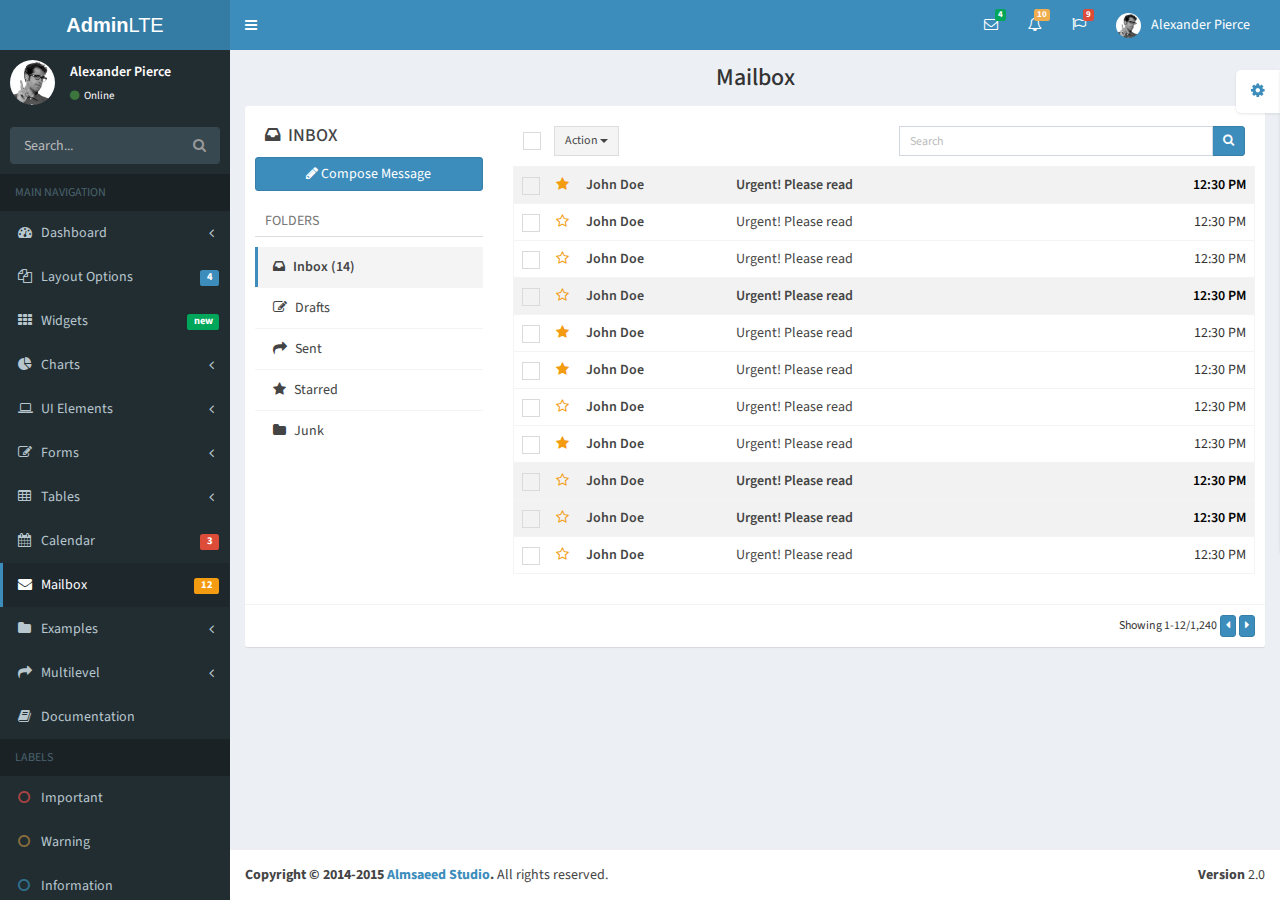
<file: Alcom/Alcom.UI/Areas/Admin/AdminLTE-master/pages/mailbox.html>
<!DOCTYPE html>
<html>
  <head>
    <meta charset="UTF-8">
    <title>AdminLTE 2 | Mailbox</title>
    <meta content='width=device-width, initial-scale=1, maximum-scale=1, user-scalable=no' name='viewport'>
    <!-- Bootstrap 3.3.2 -->
    <link href="../bootstrap/css/bootstrap.min.css" rel="stylesheet" type="text/css" />
    <!-- Font Awesome Icons -->
    <link href="https://maxcdn.bootstrapcdn.com/font-awesome/4.3.0/css/font-awesome.min.css" rel="stylesheet" type="text/css" />
    <!-- Ionicons -->
    <link href="http://code.ionicframework.com/ionicons/2.0.0/css/ionicons.min.css" rel="stylesheet" type="text/css" />
    <!-- bootstrap wysihtml5 - text editor -->
    <link href="../plugins/bootstrap-wysihtml5/bootstrap3-wysihtml5.min.css" rel="stylesheet" type="text/css" />
    <!-- iCheck for checkboxes and radio inputs -->
    <link href="../plugins/iCheck/minimal/blue.css" rel="stylesheet" type="text/css" />
    <!-- Theme style -->
    <link href="../dist/css/AdminLTE.min.css" rel="stylesheet" type="text/css" />
    <!-- AdminLTE Skins. Choose a skin from the css/skins 
         folder instead of downloading all of them to reduce the load. -->
    <link href="../dist/css/skins/_all-skins.min.css" rel="stylesheet" type="text/css" />

    <!-- HTML5 Shim and Respond.js IE8 support of HTML5 elements and media queries -->
    <!-- WARNING: Respond.js doesn't work if you view the page via file:// -->
    <!--[if lt IE 9]>
        <script src="https://oss.maxcdn.com/libs/html5shiv/3.7.0/html5shiv.js"></script>
        <script src="https://oss.maxcdn.com/libs/respond.js/1.3.0/respond.min.js"></script>
    <![endif]-->
  </head>
  <body class="skin-blue">
    <div class="wrapper">
      
      <header class="main-header">
        <a href="../index2.html" class="logo"><b>Admin</b>LTE</a>
        <!-- Header Navbar: style can be found in header.less -->
        <nav class="navbar navbar-static-top" role="navigation">
          <!-- Sidebar toggle button-->
          <a href="#" class="sidebar-toggle" data-toggle="offcanvas" role="button">
            <span class="sr-only">Toggle navigation</span>
            <span class="icon-bar"></span>
            <span class="icon-bar"></span>
            <span class="icon-bar"></span>
          </a>
          <div class="navbar-custom-menu">
            <ul class="nav navbar-nav">
              <!-- Messages: style can be found in dropdown.less-->
              <li class="dropdown messages-menu">
                <a href="#" class="dropdown-toggle" data-toggle="dropdown">
                  <i class="fa fa-envelope-o"></i>
                  <span class="label label-success">4</span>
                </a>
                <ul class="dropdown-menu">
                  <li class="header">You have 4 messages</li>
                  <li>
                    <!-- inner menu: contains the actual data -->
                    <ul class="menu">
                      <li><!-- start message -->
                        <a href="#">
                          <div class="pull-left">
                            <img src="../dist/img/user2-160x160.jpg" class="img-circle" alt="User Image"/>
                          </div>
                          <h4>
                            Support Team
                            <small><i class="fa fa-clock-o"></i> 5 mins</small>
                          </h4>
                          <p>Why not buy a new awesome theme?</p>
                        </a>
                      </li><!-- end message -->
                      <li>
                        <a href="#">
                          <div class="pull-left">
                            <img src="../dist/img/user3-128x128.jpg" class="img-circle" alt="user image"/>
                          </div>
                          <h4>
                            AdminLTE Design Team
                            <small><i class="fa fa-clock-o"></i> 2 hours</small>
                          </h4>
                          <p>Why not buy a new awesome theme?</p>
                        </a>
                      </li>
                      <li>
                        <a href="#">
                          <div class="pull-left">
                            <img src="../dist/img/user4-128x128.jpg" class="img-circle" alt="user image"/>
                          </div>
                          <h4>
                            Developers
                            <small><i class="fa fa-clock-o"></i> Today</small>
                          </h4>
                          <p>Why not buy a new awesome theme?</p>
                        </a>
                      </li>
                      <li>
                        <a href="#">
                          <div class="pull-left">
                            <img src="../dist/img/user3-128x128.jpg" class="img-circle" alt="user image"/>
                          </div>
                          <h4>
                            Sales Department
                            <small><i class="fa fa-clock-o"></i> Yesterday</small>
                          </h4>
                          <p>Why not buy a new awesome theme?</p>
                        </a>
                      </li>
                      <li>
                        <a href="#">
                          <div class="pull-left">
                            <img src="../dist/img/user4-128x128.jpg" class="img-circle" alt="user image"/>
                          </div>
                          <h4>
                            Reviewers
                            <small><i class="fa fa-clock-o"></i> 2 days</small>
                          </h4>
                          <p>Why not buy a new awesome theme?</p>
                        </a>
                      </li>
                    </ul>
                  </li>
                  <li class="footer"><a href="#">See All Messages</a></li>
                </ul>
              </li>
              <!-- Notifications: style can be found in dropdown.less -->
              <li class="dropdown notifications-menu">
                <a href="#" class="dropdown-toggle" data-toggle="dropdown">
                  <i class="fa fa-bell-o"></i>
                  <span class="label label-warning">10</span>
                </a>
                <ul class="dropdown-menu">
                  <li class="header">You have 10 notifications</li>
                  <li>
                    <!-- inner menu: contains the actual data -->
                    <ul class="menu">
                      <li>
                        <a href="#">
                          <i class="fa fa-users text-aqua"></i> 5 new members joined today
                        </a>
                      </li>
                      <li>
                        <a href="#">
                          <i class="fa fa-warning text-yellow"></i> Very long description here that may not fit into the page and may cause design problems
                        </a>
                      </li>
                      <li>
                        <a href="#">
                          <i class="fa fa-users text-red"></i> 5 new members joined
                        </a>
                      </li>

                      <li>
                        <a href="#">
                          <i class="fa fa-shopping-cart text-green"></i> 25 sales made
                        </a>
                      </li>
                      <li>
                        <a href="#">
                          <i class="fa fa-user text-red"></i> You changed your username
                        </a>
                      </li>
                    </ul>
                  </li>
                  <li class="footer"><a href="#">View all</a></li>
                </ul>
              </li>
              <!-- Tasks: style can be found in dropdown.less -->
              <li class="dropdown tasks-menu">
                <a href="#" class="dropdown-toggle" data-toggle="dropdown">
                  <i class="fa fa-flag-o"></i>
                  <span class="label label-danger">9</span>
                </a>
                <ul class="dropdown-menu">
                  <li class="header">You have 9 tasks</li>
                  <li>
                    <!-- inner menu: contains the actual data -->
                    <ul class="menu">
                      <li><!-- Task item -->
                        <a href="#">
                          <h3>
                            Design some buttons
                            <small class="pull-right">20%</small>
                          </h3>
                          <div class="progress xs">
                            <div class="progress-bar progress-bar-aqua" style="width: 20%" role="progressbar" aria-valuenow="20" aria-valuemin="0" aria-valuemax="100">
                              <span class="sr-only">20% Complete</span>
                            </div>
                          </div>
                        </a>
                      </li><!-- end task item -->
                      <li><!-- Task item -->
                        <a href="#">
                          <h3>
                            Create a nice theme
                            <small class="pull-right">40%</small>
                          </h3>
                          <div class="progress xs">
                            <div class="progress-bar progress-bar-green" style="width: 40%" role="progressbar" aria-valuenow="20" aria-valuemin="0" aria-valuemax="100">
                              <span class="sr-only">40% Complete</span>
                            </div>
                          </div>
                        </a>
                      </li><!-- end task item -->
                      <li><!-- Task item -->
                        <a href="#">
                          <h3>
                            Some task I need to do
                            <small class="pull-right">60%</small>
                          </h3>
                          <div class="progress xs">
                            <div class="progress-bar progress-bar-red" style="width: 60%" role="progressbar" aria-valuenow="20" aria-valuemin="0" aria-valuemax="100">
                              <span class="sr-only">60% Complete</span>
                            </div>
                          </div>
                        </a>
                      </li><!-- end task item -->
                      <li><!-- Task item -->
                        <a href="#">
                          <h3>
                            Make beautiful transitions
                            <small class="pull-right">80%</small>
                          </h3>
                          <div class="progress xs">
                            <div class="progress-bar progress-bar-yellow" style="width: 80%" role="progressbar" aria-valuenow="20" aria-valuemin="0" aria-valuemax="100">
                              <span class="sr-only">80% Complete</span>
                            </div>
                          </div>
                        </a>
                      </li><!-- end task item -->
                    </ul>
                  </li>
                  <li class="footer">
                    <a href="#">View all tasks</a>
                  </li>
                </ul>
              </li>
              <!-- User Account: style can be found in dropdown.less -->
              <li class="dropdown user user-menu">
                <a href="#" class="dropdown-toggle" data-toggle="dropdown">
                  <img src="../dist/img/user2-160x160.jpg" class="user-image" alt="User Image"/>
                  <span class="hidden-xs">Alexander Pierce</span>
                </a>
                <ul class="dropdown-menu">
                  <!-- User image -->
                  <li class="user-header">
                    <img src="../dist/img/user2-160x160.jpg" class="img-circle" alt="User Image" />
                    <p>
                      Alexander Pierce - Web Developer
                      <small>Member since Nov. 2012</small>
                    </p>
                  </li>
                  <!-- Menu Body -->
                  <li class="user-body">
                    <div class="col-xs-4 text-center">
                      <a href="#">Followers</a>
                    </div>
                    <div class="col-xs-4 text-center">
                      <a href="#">Sales</a>
                    </div>
                    <div class="col-xs-4 text-center">
                      <a href="#">Friends</a>
                    </div>
                  </li>
                  <!-- Menu Footer-->
                  <li class="user-footer">
                    <div class="pull-left">
                      <a href="#" class="btn btn-default btn-flat">Profile</a>
                    </div>
                    <div class="pull-right">
                      <a href="#" class="btn btn-default btn-flat">Sign out</a>
                    </div>
                  </li>
                </ul>
              </li>
            </ul>
          </div>
        </nav>
      </header>
      <!-- Left side column. contains the logo and sidebar -->
      <aside class="main-sidebar">
        <!-- sidebar: style can be found in sidebar.less -->
        <section class="sidebar">
          <!-- Sidebar user panel -->
          <div class="user-panel">
            <div class="pull-left image">
              <img src="../dist/img/user2-160x160.jpg" class="img-circle" alt="User Image" />
            </div>
            <div class="pull-left info">
              <p>Alexander Pierce</p>

              <a href="#"><i class="fa fa-circle text-success"></i> Online</a>
            </div>
          </div>
          <!-- search form -->
          <form action="#" method="get" class="sidebar-form">
            <div class="input-group">
              <input type="text" name="q" class="form-control" placeholder="Search..."/>
              <span class="input-group-btn">
                <button type='submit' name='seach' id='search-btn' class="btn btn-flat"><i class="fa fa-search"></i></button>
              </span>
            </div>
          </form>
          <!-- /.search form -->
          <!-- sidebar menu: : style can be found in sidebar.less -->
          <ul class="sidebar-menu">
            <li class="header">MAIN NAVIGATION</li>
            <li class="treeview">
              <a href="#">
                <i class="fa fa-dashboard"></i> <span>Dashboard</span> <i class="fa fa-angle-left pull-right"></i>
              </a>
              <ul class="treeview-menu">
                <li><a href="../index.html"><i class="fa fa-circle-o"></i> Dashboard v1</a></li>
                <li><a href="../index2.html"><i class="fa fa-circle-o"></i> Dashboard v2</a></li>
              </ul>
            </li>
            <li class="treeview">
              <a href="#">
                <i class="fa fa-files-o"></i>
                <span>Layout Options</span>
                <span class="label label-primary pull-right">4</span>
              </a>
              <ul class="treeview-menu">
                <li><a href="layout/top-nav.html"><i class="fa fa-circle-o"></i> Top Navigation</a></li>
                <li><a href="layout/boxed.html"><i class="fa fa-circle-o"></i> Boxed</a></li>
                <li><a href="layout/fixed.html"><i class="fa fa-circle-o"></i> Fixed</a></li>
                <li><a href="layout/collapsed-sidebar.html"><i class="fa fa-circle-o"></i> Collapsed Sidebar</a></li>
              </ul>
            </li>
            <li>
              <a href="widgets.html">
                <i class="fa fa-th"></i> <span>Widgets</span> <small class="label pull-right bg-green">new</small>
              </a>
            </li>
            <li class="treeview">
              <a href="#">
                <i class="fa fa-pie-chart"></i>
                <span>Charts</span>
                <i class="fa fa-angle-left pull-right"></i>
              </a>
              <ul class="treeview-menu">
                <li><a href="charts/morris.html"><i class="fa fa-circle-o"></i> Morris</a></li>
                <li><a href="charts/flot.html"><i class="fa fa-circle-o"></i> Flot</a></li>
                <li><a href="charts/inline.html"><i class="fa fa-circle-o"></i> Inline charts</a></li>
              </ul>
            </li>
            <li class="treeview">
              <a href="#">
                <i class="fa fa-laptop"></i>
                <span>UI Elements</span>
                <i class="fa fa-angle-left pull-right"></i>
              </a>
              <ul class="treeview-menu">
                <li><a href="UI/general.html"><i class="fa fa-circle-o"></i> General</a></li>
                <li><a href="UI/icons.html"><i class="fa fa-circle-o"></i> Icons</a></li>
                <li><a href="UI/buttons.html"><i class="fa fa-circle-o"></i> Buttons</a></li>
                <li><a href="UI/sliders.html"><i class="fa fa-circle-o"></i> Sliders</a></li>
                <li><a href="UI/timeline.html"><i class="fa fa-circle-o"></i> Timeline</a></li>
                <li><a href="UI/modals.html"><i class="fa fa-circle-o"></i> Modals</a></li>
              </ul>
            </li>
            <li class="treeview">
              <a href="#">
                <i class="fa fa-edit"></i> <span>Forms</span>
                <i class="fa fa-angle-left pull-right"></i>
              </a>
              <ul class="treeview-menu">
                <li><a href="forms/general.html"><i class="fa fa-circle-o"></i> General Elements</a></li>
                <li><a href="forms/advanced.html"><i class="fa fa-circle-o"></i> Advanced Elements</a></li>
                <li><a href="forms/editors.html"><i class="fa fa-circle-o"></i> Editors</a></li>
              </ul>
            </li>
            <li class="treeview">
              <a href="#">
                <i class="fa fa-table"></i> <span>Tables</span>
                <i class="fa fa-angle-left pull-right"></i>
              </a>
              <ul class="treeview-menu">
                <li><a href="tables/simple.html"><i class="fa fa-circle-o"></i> Simple tables</a></li>
                <li><a href="tables/data.html"><i class="fa fa-circle-o"></i> Data tables</a></li>
              </ul>
            </li>
            <li>
              <a href="calendar.html">
                <i class="fa fa-calendar"></i> <span>Calendar</span>
                <small class="label pull-right bg-red">3</small>
              </a>
            </li>
            <li class="active">
              <a href="mailbox.html">
                <i class="fa fa-envelope"></i> <span>Mailbox</span>
                <small class="label pull-right bg-yellow">12</small>
              </a>
            </li>
            <li class="treeview">
              <a href="#">
                <i class="fa fa-folder"></i> <span>Examples</span>
                <i class="fa fa-angle-left pull-right"></i>
              </a>
              <ul class="treeview-menu">
                <li><a href="examples/invoice.html"><i class="fa fa-circle-o"></i> Invoice</a></li>
                <li><a href="examples/login.html"><i class="fa fa-circle-o"></i> Login</a></li>
                <li><a href="examples/register.html"><i class="fa fa-circle-o"></i> Register</a></li>
                <li><a href="examples/lockscreen.html"><i class="fa fa-circle-o"></i> Lockscreen</a></li>
                <li><a href="examples/404.html"><i class="fa fa-circle-o"></i> 404 Error</a></li>
                <li><a href="examples/500.html"><i class="fa fa-circle-o"></i> 500 Error</a></li>
                <li><a href="examples/blank.html"><i class="fa fa-circle-o"></i> Blank Page</a></li>
              </ul>
            </li>
            <li class="treeview">
              <a href="#">
                <i class="fa fa-share"></i> <span>Multilevel</span>
                <i class="fa fa-angle-left pull-right"></i>
              </a>
              <ul class="treeview-menu">
                <li><a href="#"><i class="fa fa-circle-o"></i> Level One</a></li>
                <li>
                  <a href="#"><i class="fa fa-circle-o"></i> Level One <i class="fa fa-angle-left pull-right"></i></a>
                  <ul class="treeview-menu">
                    <li><a href="#"><i class="fa fa-circle-o"></i> Level Two</a></li>
                    <li>
                      <a href="#"><i class="fa fa-circle-o"></i> Level Two <i class="fa fa-angle-left pull-right"></i></a>
                      <ul class="treeview-menu">
                        <li><a href="#"><i class="fa fa-circle-o"></i> Level Three</a></li>
                        <li><a href="#"><i class="fa fa-circle-o"></i> Level Three</a></li>
                      </ul>
                    </li>
                  </ul>
                </li>
                <li><a href="#"><i class="fa fa-circle-o"></i> Level One</a></li>
              </ul>
            </li>
            <li><a href="../documentation/index.html"><i class="fa fa-book"></i> Documentation</a></li>
            <li class="header">LABELS</li>
            <li><a href="#"><i class="fa fa-circle-o text-danger"></i> Important</a></li>
            <li><a href="#"><i class="fa fa-circle-o text-warning"></i> Warning</a></li>
            <li><a href="#"><i class="fa fa-circle-o text-info"></i> Information</a></li>
          </ul>
        </section>
        <!-- /.sidebar -->
      </aside>

      <!-- Right side column. Contains the navbar and content of the page -->
      <div class="content-wrapper">
        <!-- Content Header (Page header) -->
        <section class="content-header no-margin">
          <h1 class="text-center">
            Mailbox
          </h1>
        </section>

        <!-- Main content -->
        <section class="content">
          <!-- MAILBOX BEGIN -->
          <div class="mailbox row">
            <div class="col-xs-12">
              <div class="box box-solid">
                <div class="box-body">
                  <div class="row">
                    <div class="col-md-3 col-sm-4">
                      <!-- BOXES are complex enough to move the .box-header around.
                                This is an example of having the box header within the box body -->
                      <div class="box-header">
                        <i class="fa fa-inbox"></i>
                        <h3 class="box-title">INBOX</h3>
                      </div>
                      <!-- compose message btn -->
                      <a class="btn btn-block btn-primary" data-toggle="modal" data-target="#compose-modal"><i class="fa fa-pencil"></i> Compose Message</a>
                      <!-- Navigation - folders-->
                      <div style="margin-top: 15px;">
                        <ul class="nav nav-pills nav-stacked">
                          <li class="header">Folders</li>
                          <li class="active"><a href="#"><i class="fa fa-inbox"></i> Inbox (14)</a></li>
                          <li><a href="#"><i class="fa fa-pencil-square-o"></i> Drafts</a></li>
                          <li><a href="#"><i class="fa fa-mail-forward"></i> Sent</a></li>
                          <li><a href="#"><i class="fa fa-star"></i> Starred</a></li>
                          <li><a href="#"><i class="fa fa-folder"></i> Junk</a></li>
                        </ul>
                      </div>
                    </div><!-- /.col (LEFT) -->
                    <div class="col-md-9 col-sm-8">
                      <div class="row pad">
                        <div class="col-sm-6">
                          <label style="margin-right: 10px;">
                            <input type="checkbox" id="check-all"/>
                          </label>
                          <!-- Action button -->
                          <div class="btn-group">
                            <button type="button" class="btn btn-default btn-sm btn-flat dropdown-toggle" data-toggle="dropdown">
                              Action <span class="caret"></span>
                            </button>
                            <ul class="dropdown-menu" role="menu">
                              <li><a href="#">Mark as read</a></li>
                              <li><a href="#">Mark as unread</a></li>
                              <li class="divider"></li>
                              <li><a href="#">Move to junk</a></li>
                              <li class="divider"></li>
                              <li><a href="#">Delete</a></li>
                            </ul>
                          </div>

                        </div>
                        <div class="col-sm-6 search-form">
                          <form action="#" class="text-right">
                            <div class="input-group">
                              <input type="text" class="form-control input-sm" placeholder="Search">
                              <div class="input-group-btn">
                                <button type="submit" name="q" class="btn btn-sm btn-primary"><i class="fa fa-search"></i></button>
                              </div>
                            </div>
                          </form>
                        </div>
                      </div><!-- /.row -->

                      <div class="table-responsive">
                        <!-- THE MESSAGES -->
                        <table class="table table-mailbox">
                          <tr class="unread">
                            <td class="small-col"><input type="checkbox" /></td>
                            <td class="small-col"><i class="fa fa-star"></i></td>
                            <td class="name"><a href="#">John Doe</a></td>
                            <td class="subject"><a href="#">Urgent! Please read</a></td>
                            <td class="time">12:30 PM</td>
                          </tr>
                          <tr>
                            <td class="small-col"><input type="checkbox" /></td>
                            <td class="small-col"><i class="fa fa-star-o"></i></td>
                            <td class="name"><a href="#">John Doe</a></td>
                            <td class="subject"><a href="#">Urgent! Please read</a></td>
                            <td class="time">12:30 PM</td>
                          </tr>
                          <tr>
                            <td class="small-col"><input type="checkbox" /></td>
                            <td class="small-col"><i class="fa fa-star-o"></i></td>
                            <td class="name"><a href="#">John Doe</a></td>
                            <td class="subject"><a href="#">Urgent! Please read</a></td>
                            <td class="time">12:30 PM</td>
                          </tr>
                          <tr class="unread">
                            <td class="small-col"><input type="checkbox" /></td>
                            <td class="small-col"><i class="fa fa-star-o"></i></td>
                            <td class="name"><a href="#">John Doe</a></td>
                            <td class="subject"><a href="#">Urgent! Please read</a></td>
                            <td class="time">12:30 PM</td>
                          </tr>
                          <tr>
                            <td class="small-col"><input type="checkbox" /></td>
                            <td class="small-col"><i class="fa fa-star"></i></td>
                            <td class="name"><a href="#">John Doe</a></td>
                            <td class="subject"><a href="#">Urgent! Please read</a></td>
                            <td class="time">12:30 PM</td>
                          </tr>
                          <tr>
                            <td class="small-col"><input type="checkbox" /></td>
                            <td class="small-col"><i class="fa fa-star"></i></td>
                            <td class="name"><a href="#">John Doe</a></td>
                            <td class="subject"><a href="#">Urgent! Please read</a></td>
                            <td class="time">12:30 PM</td>
                          </tr>
                          <tr>
                            <td class="small-col"><input type="checkbox" /></td>
                            <td class="small-col"><i class="fa fa-star-o"></i></td>
                            <td class="name"><a href="#">John Doe</a></td>
                            <td class="subject"><a href="#">Urgent! Please read</a></td>
                            <td class="time">12:30 PM</td>
                          </tr>
                          <tr>
                            <td class="small-col"><input type="checkbox" /></td>
                            <td class="small-col"><i class="fa fa-star"></i></td>
                            <td class="name"><a href="#">John Doe</a></td>
                            <td class="subject"><a href="#">Urgent! Please read</a></td>
                            <td class="time">12:30 PM</td>
                          </tr>
                          <tr class="unread">
                            <td class="small-col"><input type="checkbox" /></td>
                            <td class="small-col"><i class="fa fa-star-o"></i></td>
                            <td class="name"><a href="#">John Doe</a></td>
                            <td class="subject"><a href="#">Urgent! Please read</a></td>
                            <td class="time">12:30 PM</td>
                          </tr>
                          <tr class="unread">
                            <td class="small-col"><input type="checkbox" /></td>
                            <td class="small-col"><i class="fa fa-star-o"></i></td>
                            <td class="name"><a href="#">John Doe</a></td>
                            <td class="subject"><a href="#">Urgent! Please read</a></td>
                            <td class="time">12:30 PM</td>
                          </tr>
                          <tr>
                            <td class="small-col"><input type="checkbox" /></td>
                            <td class="small-col"><i class="fa fa-star-o"></i></td>
                            <td class="name"><a href="#">John Doe</a></td>
                            <td class="subject"><a href="#">Urgent! Please read</a></td>
                            <td class="time">12:30 PM</td>
                          </tr>
                        </table>
                      </div><!-- /.table-responsive -->
                    </div><!-- /.col (RIGHT) -->
                  </div><!-- /.row -->
                </div><!-- /.box-body -->
                <div class="box-footer clearfix">
                  <div class="pull-right">
                    <small>Showing 1-12/1,240</small>
                    <button class="btn btn-xs btn-primary"><i class="fa fa-caret-left"></i></button>
                    <button class="btn btn-xs btn-primary"><i class="fa fa-caret-right"></i></button>
                  </div>
                </div><!-- box-footer -->
              </div><!-- /.box -->
            </div><!-- /.col (MAIN) -->
          </div>
          <!-- MAILBOX END -->

        </section><!-- /.content -->
      </div><!-- /.content-wrapper -->
      <footer class="main-footer">
        <div class="pull-right hidden-xs">
          <b>Version</b> 2.0
        </div>
        <strong>Copyright &copy; 2014-2015 <a href="http://almsaeedstudio.com">Almsaeed Studio</a>.</strong> All rights reserved.
      </footer>
    </div><!-- ./wrapper -->

    <!-- COMPOSE MESSAGE MODAL -->
    <div class="modal fade" id="compose-modal" tabindex="-1" role="dialog" aria-hidden="true">
      <div class="modal-dialog">
        <div class="modal-content">
          <div class="modal-header">
            <button type="button" class="close" data-dismiss="modal" aria-hidden="true">&times;</button>
            <h4 class="modal-title"><i class="fa fa-envelope-o"></i> Compose New Message</h4>
          </div>
          <form action="#" method="post">
            <div class="modal-body">
              <div class="form-group">
                <div class="input-group">
                  <span class="input-group-addon">TO:</span>
                  <input name="email_to" type="email" class="form-control" placeholder="Email TO">
                </div>
              </div>
              <div class="form-group">
                <div class="input-group">
                  <span class="input-group-addon">CC:</span>
                  <input name="email_to" type="email" class="form-control" placeholder="Email CC">
                </div>
              </div>
              <div class="form-group">
                <div class="input-group">
                  <span class="input-group-addon">BCC:</span>
                  <input name="email_to" type="email" class="form-control" placeholder="Email BCC">
                </div>
              </div>
              <div class="form-group">
                <textarea name="message" id="email_message" class="form-control" placeholder="Message" style="height: 120px;"></textarea>
              </div>
              <div class="form-group">
                <div class="btn btn-success btn-file">
                  <i class="fa fa-paperclip"></i> Attachment
                  <input type="file" name="attachment"/>
                </div>
                <p class="help-block">Max. 32MB</p>
              </div>

            </div>
            <div class="modal-footer clearfix">

              <button type="button" class="btn btn-danger" data-dismiss="modal"><i class="fa fa-times"></i> Discard</button>

              <button type="submit" class="btn btn-primary pull-left"><i class="fa fa-envelope"></i> Send Message</button>
            </div>
          </form>
        </div><!-- /.modal-content -->
      </div><!-- /.modal-dialog -->
    </div><!-- /.modal -->

    <!-- jQuery 2.1.3 -->
    <script src="../plugins/jQuery/jQuery-2.1.3.min.js"></script>
    <!-- Bootstrap 3.3.2 JS -->
    <script src="../bootstrap/js/bootstrap.min.js" type="text/javascript"></script>
    <!-- Slimscroll -->
    <script src="../plugins/slimScroll/jquery.slimscroll.min.js" type="text/javascript"></script>
    <!-- FastClick -->
    <script src='../plugins/fastclick/fastclick.min.js'></script>
    <!-- AdminLTE App -->
    <script src="../dist/js/app.min.js" type="text/javascript"></script>    
    <!-- Bootstrap WYSIHTML5 -->
    <script src="../plugins/bootstrap-wysihtml5/bootstrap3-wysihtml5.all.min.js" type="text/javascript"></script>
    <!-- iCheck -->
    <script src="../plugins/iCheck/icheck.min.js" type="text/javascript"></script>
    <!-- Page script -->
    <script type="text/javascript">
      $(function () {

        "use strict";

        //iCheck for checkbox and radio inputs
        $('input[type="checkbox"]').iCheck({
          checkboxClass: 'icheckbox_minimal-blue',
          radioClass: 'iradio_minimal-blue'
        });

        //When unchecking the checkbox
        $("#check-all").on('ifUnchecked', function (event) {
          //Uncheck all checkboxes
          $("input[type='checkbox']", ".table-mailbox").iCheck("uncheck");
        });
        //When checking the checkbox
        $("#check-all").on('ifChecked', function (event) {
          //Check all checkboxes
          $("input[type='checkbox']", ".table-mailbox").iCheck("check");
        });
        //Handle starring for glyphicon and font awesome
        $(".fa-star, .fa-star-o, .glyphicon-star, .glyphicon-star-empty").click(function (e) {
          e.preventDefault();
          //detect type
          var glyph = $(this).hasClass("glyphicon");
          var fa = $(this).hasClass("fa");

          //Switch states
          if (glyph) {
            $(this).toggleClass("glyphicon-star");
            $(this).toggleClass("glyphicon-star-empty");
          }

          if (fa) {
            $(this).toggleClass("fa-star");
            $(this).toggleClass("fa-star-o");
          }
        });

        //Initialize WYSIHTML5 - text editor
        $("#email_message").wysihtml5();
      });
    </script>
    <!-- AdminLTE for demo purposes -->
    <script src="../dist/js/demo.js" type="text/javascript"></script>
  </body>
</html>
</file>
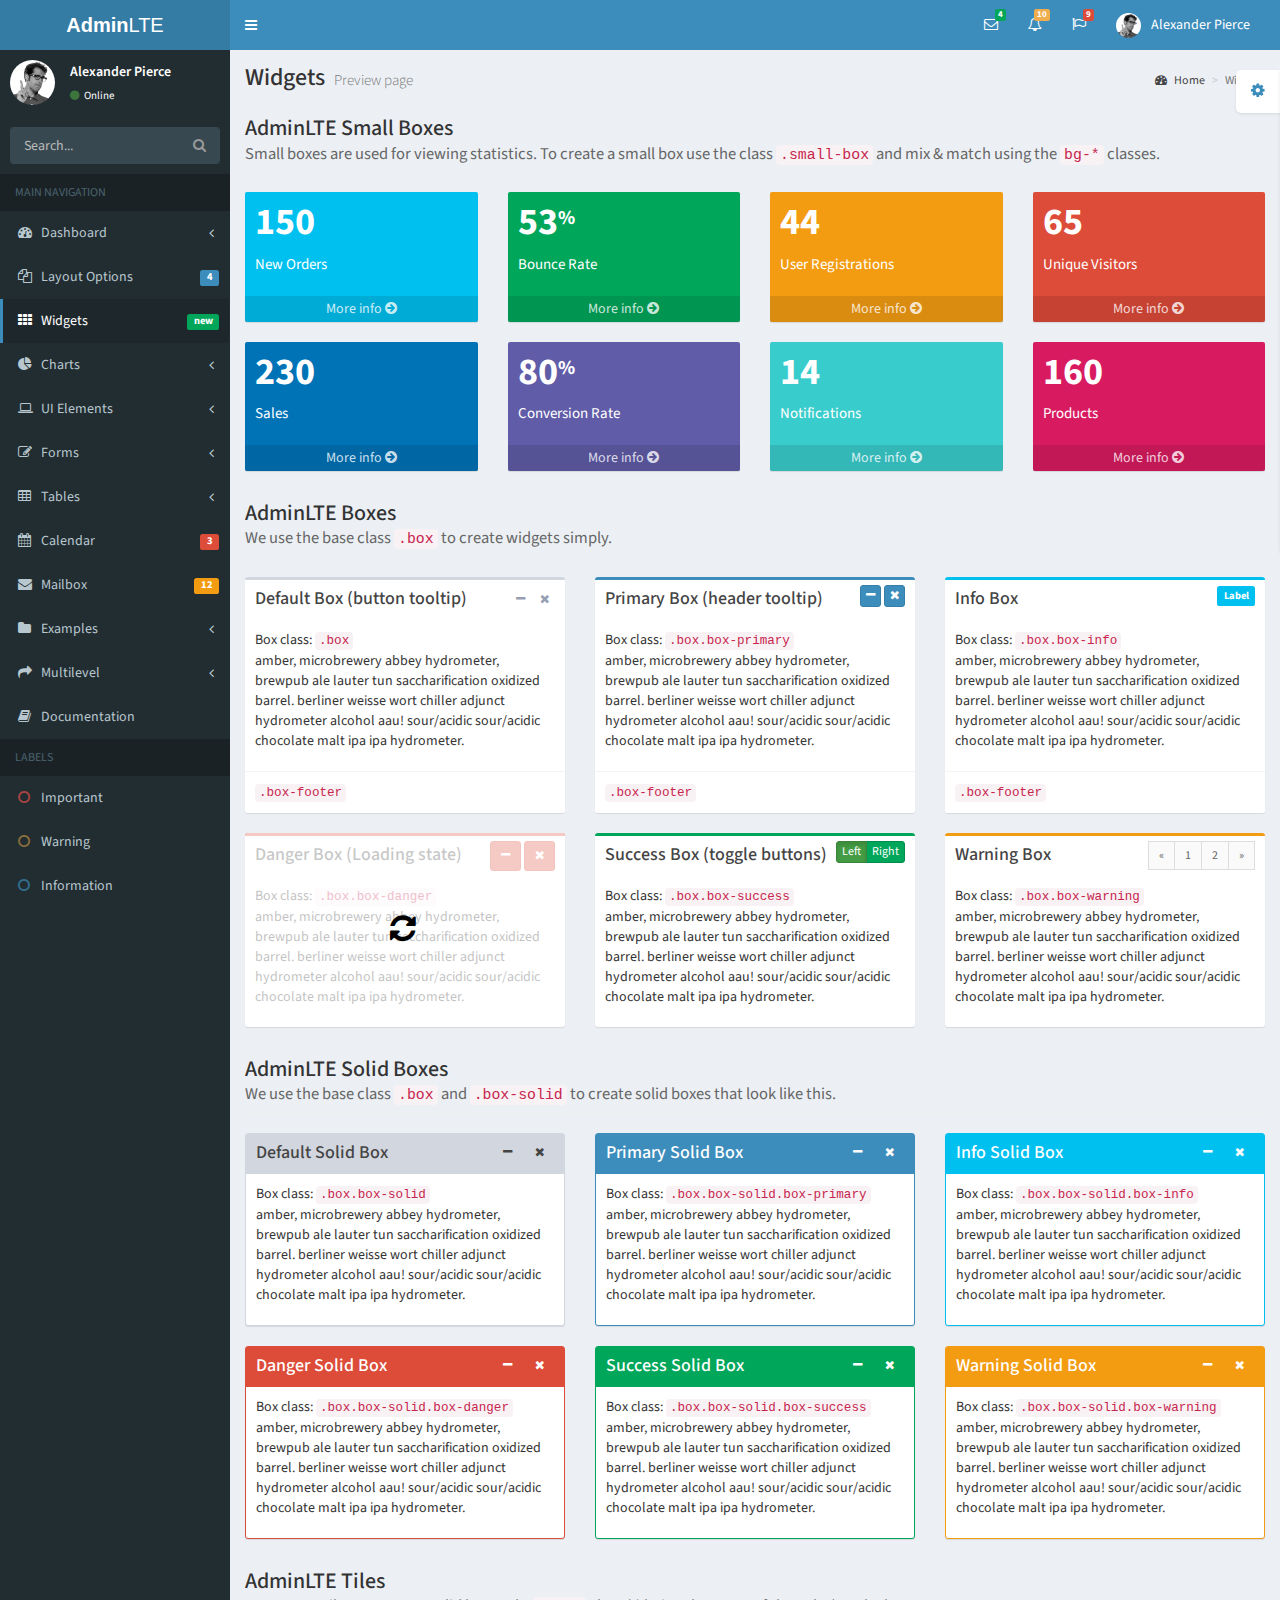
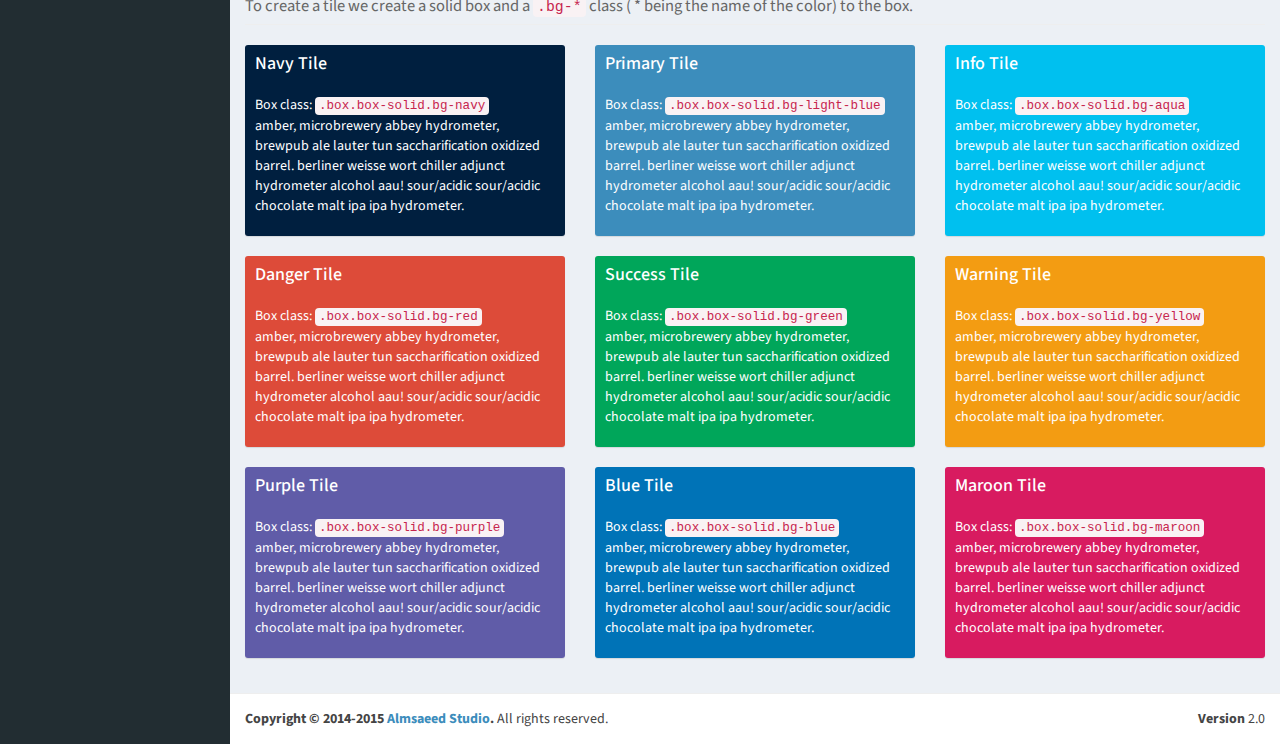
<file: Alcom/Alcom.UI/Areas/Admin/AdminLTE-master/pages/widgets.html>
<!DOCTYPE html>
<html>
  <head>
    <meta charset="UTF-8">
    <title>AdminLTE 2 | Widgets</title>
    <meta content='width=device-width, initial-scale=1, maximum-scale=1, user-scalable=no' name='viewport'>
    <!-- Bootstrap 3.3.2 -->
    <link href="../bootstrap/css/bootstrap.min.css" rel="stylesheet" type="text/css" />
    <!-- Font Awesome Icons -->
    <link href="https://maxcdn.bootstrapcdn.com/font-awesome/4.3.0/css/font-awesome.min.css" rel="stylesheet" type="text/css" />
    <!-- Ionicons -->
    <link href="http://code.ionicframework.com/ionicons/2.0.0/css/ionicons.min.css" rel="stylesheet" type="text/css" />
    <!-- Theme style -->
    <link href="../dist/css/AdminLTE.min.css" rel="stylesheet" type="text/css" />
    <!-- AdminLTE Skins. Choose a skin from the css/skins
         folder instead of downloading all of them to reduce the load. -->
    <link href="../dist/css/skins/_all-skins.min.css" rel="stylesheet" type="text/css" />

    <!-- HTML5 Shim and Respond.js IE8 support of HTML5 elements and media queries -->
    <!-- WARNING: Respond.js doesn't work if you view the page via file:// -->
    <!--[if lt IE 9]>
        <script src="https://oss.maxcdn.com/libs/html5shiv/3.7.0/html5shiv.js"></script>
        <script src="https://oss.maxcdn.com/libs/respond.js/1.3.0/respond.min.js"></script>
    <![endif]-->
  </head>
  <body class="skin-blue">
    <div class="wrapper">

      <header class="main-header">
        <a href="../index2.html" class="logo"><b>Admin</b>LTE</a>
        <!-- Header Navbar: style can be found in header.less -->
        <nav class="navbar navbar-static-top" role="navigation">
          <!-- Sidebar toggle button-->
          <a href="#" class="sidebar-toggle" data-toggle="offcanvas" role="button">
            <span class="sr-only">Toggle navigation</span>
            <span class="icon-bar"></span>
            <span class="icon-bar"></span>
            <span class="icon-bar"></span>
          </a>
          <div class="navbar-custom-menu">
            <ul class="nav navbar-nav">
              <!-- Messages: style can be found in dropdown.less-->
              <li class="dropdown messages-menu">
                <a href="#" class="dropdown-toggle" data-toggle="dropdown">
                  <i class="fa fa-envelope-o"></i>
                  <span class="label label-success">4</span>
                </a>
                <ul class="dropdown-menu">
                  <li class="header">You have 4 messages</li>
                  <li>
                    <!-- inner menu: contains the actual data -->
                    <ul class="menu">
                      <li><!-- start message -->
                        <a href="#">
                          <div class="pull-left">
                            <img src="../dist/img/user2-160x160.jpg" class="img-circle" alt="User Image"/>
                          </div>
                          <h4>
                            Support Team
                            <small><i class="fa fa-clock-o"></i> 5 mins</small>
                          </h4>
                          <p>Why not buy a new awesome theme?</p>
                        </a>
                      </li><!-- end message -->
                      <li>
                        <a href="#">
                          <div class="pull-left">
                            <img src="../dist/img/user3-128x128.jpg" class="img-circle" alt="user image"/>
                          </div>
                          <h4>
                            AdminLTE Design Team
                            <small><i class="fa fa-clock-o"></i> 2 hours</small>
                          </h4>
                          <p>Why not buy a new awesome theme?</p>
                        </a>
                      </li>
                      <li>
                        <a href="#">
                          <div class="pull-left">
                            <img src="../dist/img/user4-128x128.jpg" class="img-circle" alt="user image"/>
                          </div>
                          <h4>
                            Developers
                            <small><i class="fa fa-clock-o"></i> Today</small>
                          </h4>
                          <p>Why not buy a new awesome theme?</p>
                        </a>
                      </li>
                      <li>
                        <a href="#">
                          <div class="pull-left">
                            <img src="../dist/img/user3-128x128.jpg" class="img-circle" alt="user image"/>
                          </div>
                          <h4>
                            Sales Department
                            <small><i class="fa fa-clock-o"></i> Yesterday</small>
                          </h4>
                          <p>Why not buy a new awesome theme?</p>
                        </a>
                      </li>
                      <li>
                        <a href="#">
                          <div class="pull-left">
                            <img src="../dist/img/user4-128x128.jpg" class="img-circle" alt="user image"/>
                          </div>
                          <h4>
                            Reviewers
                            <small><i class="fa fa-clock-o"></i> 2 days</small>
                          </h4>
                          <p>Why not buy a new awesome theme?</p>
                        </a>
                      </li>
                    </ul>
                  </li>
                  <li class="footer"><a href="#">See All Messages</a></li>
                </ul>
              </li>
              <!-- Notifications: style can be found in dropdown.less -->
              <li class="dropdown notifications-menu">
                <a href="#" class="dropdown-toggle" data-toggle="dropdown">
                  <i class="fa fa-bell-o"></i>
                  <span class="label label-warning">10</span>
                </a>
                <ul class="dropdown-menu">
                  <li class="header">You have 10 notifications</li>
                  <li>
                    <!-- inner menu: contains the actual data -->
                    <ul class="menu">
                      <li>
                        <a href="#">
                          <i class="fa fa-users text-aqua"></i> 5 new members joined today
                        </a>
                      </li>
                      <li>
                        <a href="#">
                          <i class="fa fa-warning text-yellow"></i> Very long description here that may not fit into the page and may cause design problems
                        </a>
                      </li>
                      <li>
                        <a href="#">
                          <i class="fa fa-users text-red"></i> 5 new members joined
                        </a>
                      </li>

                      <li>
                        <a href="#">
                          <i class="fa fa-shopping-cart text-green"></i> 25 sales made
                        </a>
                      </li>
                      <li>
                        <a href="#">
                          <i class="fa fa-user text-light-blue"></i> You changed your username
                        </a>
                      </li>
                    </ul>
                  </li>
                  <li class="footer"><a href="#">View all</a></li>
                </ul>
              </li>
              <!-- Tasks: style can be found in dropdown.less -->
              <li class="dropdown tasks-menu">
                <a href="#" class="dropdown-toggle" data-toggle="dropdown">
                  <i class="fa fa-flag-o"></i>
                  <span class="label label-danger">9</span>
                </a>
                <ul class="dropdown-menu">
                  <li class="header">You have 9 tasks</li>
                  <li>
                    <!-- inner menu: contains the actual data -->
                    <ul class="menu">
                      <li><!-- Task item -->
                        <a href="#">
                          <h3>
                            Design some buttons
                            <small class="pull-right">20%</small>
                          </h3>
                          <div class="progress xs">
                            <div class="progress-bar progress-bar-aqua" style="width: 20%" role="progressbar" aria-valuenow="20" aria-valuemin="0" aria-valuemax="100">
                              <span class="sr-only">20% Complete</span>
                            </div>
                          </div>
                        </a>
                      </li><!-- end task item -->
                      <li><!-- Task item -->
                        <a href="#">
                          <h3>
                            Create a nice theme
                            <small class="pull-right">40%</small>
                          </h3>
                          <div class="progress xs">
                            <div class="progress-bar progress-bar-green" style="width: 40%" role="progressbar" aria-valuenow="20" aria-valuemin="0" aria-valuemax="100">
                              <span class="sr-only">40% Complete</span>
                            </div>
                          </div>
                        </a>
                      </li><!-- end task item -->
                      <li><!-- Task item -->
                        <a href="#">
                          <h3>
                            Some task I need to do
                            <small class="pull-right">60%</small>
                          </h3>
                          <div class="progress xs">
                            <div class="progress-bar progress-bar-red" style="width: 60%" role="progressbar" aria-valuenow="20" aria-valuemin="0" aria-valuemax="100">
                              <span class="sr-only">60% Complete</span>
                            </div>
                          </div>
                        </a>
                      </li><!-- end task item -->
                      <li><!-- Task item -->
                        <a href="#">
                          <h3>
                            Make beautiful transitions
                            <small class="pull-right">80%</small>
                          </h3>
                          <div class="progress xs">
                            <div class="progress-bar progress-bar-yellow" style="width: 80%" role="progressbar" aria-valuenow="20" aria-valuemin="0" aria-valuemax="100">
                              <span class="sr-only">80% Complete</span>
                            </div>
                          </div>
                        </a>
                      </li><!-- end task item -->
                    </ul>
                  </li>
                  <li class="footer">
                    <a href="#">View all tasks</a>
                  </li>
                </ul>
              </li>
              <!-- User Account: style can be found in dropdown.less -->
              <li class="dropdown user user-menu">
                <a href="#" class="dropdown-toggle" data-toggle="dropdown">
                  <img src="../dist/img/user2-160x160.jpg" class="user-image" alt="User Image"/>
                  <span class="hidden-xs">Alexander Pierce</span>
                </a>
                <ul class="dropdown-menu">
                  <!-- User image -->
                  <li class="user-header">
                    <img src="../dist/img/user2-160x160.jpg" class="img-circle" alt="User Image" />
                    <p>
                      Alexander Pierce - Web Developer
                      <small>Member since Nov. 2012</small>
                    </p>
                  </li>
                  <!-- Menu Body -->
                  <li class="user-body">
                    <div class="col-xs-4 text-center">
                      <a href="#">Followers</a>
                    </div>
                    <div class="col-xs-4 text-center">
                      <a href="#">Sales</a>
                    </div>
                    <div class="col-xs-4 text-center">
                      <a href="#">Friends</a>
                    </div>
                  </li>
                  <!-- Menu Footer-->
                  <li class="user-footer">
                    <div class="pull-left">
                      <a href="#" class="btn btn-default btn-flat">Profile</a>
                    </div>
                    <div class="pull-right">
                      <a href="#" class="btn btn-default btn-flat">Sign out</a>
                    </div>
                  </li>
                </ul>
              </li>
            </ul>
          </div>
        </nav>
      </header>
      <!-- Left side column. contains the logo and sidebar -->
      <aside class="main-sidebar">
        <!-- sidebar: style can be found in sidebar.less -->
        <section class="sidebar">
          <!-- Sidebar user panel -->
          <div class="user-panel">
            <div class="pull-left image">
              <img src="../dist/img/user2-160x160.jpg" class="img-circle" alt="User Image" />
            </div>
            <div class="pull-left info">
              <p>Alexander Pierce</p>

              <a href="#"><i class="fa fa-circle text-success"></i> Online</a>
            </div>
          </div>
          <!-- search form -->
          <form action="#" method="get" class="sidebar-form">
            <div class="input-group">
              <input type="text" name="q" class="form-control" placeholder="Search..."/>
              <span class="input-group-btn">
                <button type='submit' name='seach' id='search-btn' class="btn btn-flat"><i class="fa fa-search"></i></button>
              </span>
            </div>
          </form>
          <!-- /.search form -->
          <!-- sidebar menu: : style can be found in sidebar.less -->
          <ul class="sidebar-menu">
            <li class="header">MAIN NAVIGATION</li>
            <li class="treeview">
              <a href="#">
                <i class="fa fa-dashboard"></i> <span>Dashboard</span> <i class="fa fa-angle-left pull-right"></i>
              </a>
              <ul class="treeview-menu">
                <li><a href="../index.html"><i class="fa fa-circle-o"></i> Dashboard v1</a></li>
                <li><a href="../index2.html"><i class="fa fa-circle-o"></i> Dashboard v2</a></li>
              </ul>
            </li>
            <li class="treeview">
              <a href="#">
                <i class="fa fa-files-o"></i>
                <span>Layout Options</span>
                <span class="label label-primary pull-right">4</span>
              </a>
              <ul class="treeview-menu">
                <li><a href="layout/top-nav.html"><i class="fa fa-circle-o"></i> Top Navigation</a></li>
                <li><a href="layout/boxed.html"><i class="fa fa-circle-o"></i> Boxed</a></li>
                <li><a href="layout/fixed.html"><i class="fa fa-circle-o"></i> Fixed</a></li>
                <li><a href="layout/collapsed-sidebar.html"><i class="fa fa-circle-o"></i> Collapsed Sidebar</a></li>
              </ul>
            </li>
            <li class="active">
              <a href="widgets.html">
                <i class="fa fa-th"></i> <span>Widgets</span> <small class="label pull-right bg-green">new</small>
              </a>
            </li>
            <li class="treeview">
              <a href="#">
                <i class="fa fa-pie-chart"></i>
                <span>Charts</span>
                <i class="fa fa-angle-left pull-right"></i>
              </a>
              <ul class="treeview-menu">
                <li><a href="charts/morris.html"><i class="fa fa-circle-o"></i> Morris</a></li>
                <li><a href="charts/flot.html"><i class="fa fa-circle-o"></i> Flot</a></li>
                <li><a href="charts/inline.html"><i class="fa fa-circle-o"></i> Inline charts</a></li>
              </ul>
            </li>
            <li class="treeview">
              <a href="#">
                <i class="fa fa-laptop"></i>
                <span>UI Elements</span>
                <i class="fa fa-angle-left pull-right"></i>
              </a>
              <ul class="treeview-menu">
                <li><a href="UI/general.html"><i class="fa fa-circle-o"></i> General</a></li>
                <li><a href="UI/icons.html"><i class="fa fa-circle-o"></i> Icons</a></li>
                <li><a href="UI/buttons.html"><i class="fa fa-circle-o"></i> Buttons</a></li>
                <li><a href="UI/sliders.html"><i class="fa fa-circle-o"></i> Sliders</a></li>
                <li><a href="UI/timeline.html"><i class="fa fa-circle-o"></i> Timeline</a></li>
                <li><a href="UI/modals.html"><i class="fa fa-circle-o"></i> Modals</a></li>
              </ul>
            </li>
            <li class="treeview">
              <a href="#">
                <i class="fa fa-edit"></i> <span>Forms</span>
                <i class="fa fa-angle-left pull-right"></i>
              </a>
              <ul class="treeview-menu">
                <li><a href="forms/general.html"><i class="fa fa-circle-o"></i> General Elements</a></li>
                <li><a href="forms/advanced.html"><i class="fa fa-circle-o"></i> Advanced Elements</a></li>
                <li><a href="forms/editors.html"><i class="fa fa-circle-o"></i> Editors</a></li>
              </ul>
            </li>
            <li class="treeview">
              <a href="#">
                <i class="fa fa-table"></i> <span>Tables</span>
                <i class="fa fa-angle-left pull-right"></i>
              </a>
              <ul class="treeview-menu">
                <li><a href="tables/simple.html"><i class="fa fa-circle-o"></i> Simple tables</a></li>
                <li><a href="tables/data.html"><i class="fa fa-circle-o"></i> Data tables</a></li>
              </ul>
            </li>
            <li>
              <a href="calendar.html">
                <i class="fa fa-calendar"></i> <span>Calendar</span>
                <small class="label pull-right bg-red">3</small>
              </a>
            </li>
            <li>
              <a href="mailbox/mailbox.html">
                <i class="fa fa-envelope"></i> <span>Mailbox</span>
                <small class="label pull-right bg-yellow">12</small>
              </a>
            </li>
            <li class="treeview">
              <a href="#">
                <i class="fa fa-folder"></i> <span>Examples</span>
                <i class="fa fa-angle-left pull-right"></i>
              </a>
              <ul class="treeview-menu">
                <li><a href="examples/invoice.html"><i class="fa fa-circle-o"></i> Invoice</a></li>
                <li><a href="examples/login.html"><i class="fa fa-circle-o"></i> Login</a></li>
                <li><a href="examples/register.html"><i class="fa fa-circle-o"></i> Register</a></li>
                <li><a href="examples/lockscreen.html"><i class="fa fa-circle-o"></i> Lockscreen</a></li>
                <li><a href="examples/404.html"><i class="fa fa-circle-o"></i> 404 Error</a></li>
                <li><a href="examples/500.html"><i class="fa fa-circle-o"></i> 500 Error</a></li>
                <li><a href="examples/blank.html"><i class="fa fa-circle-o"></i> Blank Page</a></li>
              </ul>
            </li>
            <li class="treeview">
              <a href="#">
                <i class="fa fa-share"></i> <span>Multilevel</span>
                <i class="fa fa-angle-left pull-right"></i>
              </a>
              <ul class="treeview-menu">
                <li><a href="#"><i class="fa fa-circle-o"></i> Level One</a></li>
                <li>
                  <a href="#"><i class="fa fa-circle-o"></i> Level One <i class="fa fa-angle-left pull-right"></i></a>
                  <ul class="treeview-menu">
                    <li><a href="#"><i class="fa fa-circle-o"></i> Level Two</a></li>
                    <li>
                      <a href="#"><i class="fa fa-circle-o"></i> Level Two <i class="fa fa-angle-left pull-right"></i></a>
                      <ul class="treeview-menu">
                        <li><a href="#"><i class="fa fa-circle-o"></i> Level Three</a></li>
                        <li><a href="#"><i class="fa fa-circle-o"></i> Level Three</a></li>
                      </ul>
                    </li>
                  </ul>
                </li>
                <li><a href="#"><i class="fa fa-circle-o"></i> Level One</a></li>
              </ul>
            </li>
            <li><a href="../documentation/index.html"><i class="fa fa-book"></i> Documentation</a></li>
            <li class="header">LABELS</li>
            <li><a href="#"><i class="fa fa-circle-o text-danger"></i> Important</a></li>
            <li><a href="#"><i class="fa fa-circle-o text-warning"></i> Warning</a></li>
            <li><a href="#"><i class="fa fa-circle-o text-info"></i> Information</a></li>
          </ul>
        </section>
        <!-- /.sidebar -->
      </aside>

      <!-- Right side column. Contains the navbar and content of the page -->
      <div class="content-wrapper">
        <!-- Content Header (Page header) -->
        <section class="content-header">
          <h1>
            Widgets
            <small>Preview page</small>
          </h1>
          <ol class="breadcrumb">
            <li><a href="#"><i class="fa fa-dashboard"></i> Home</a></li>
            <li class="active">Widgets</li>
          </ol>
        </section>

        <!-- Main content -->
        <section class="content">
          <h4 class="page-header">
            AdminLTE Small Boxes
            <small>Small boxes are used for viewing statistics. To create a small box use the class <code>.small-box</code> and mix & match using the <code>bg-*</code> classes.</small>
          </h4>
          <!-- Small boxes (Stat box) -->
          <div class="row">
            <div class="col-lg-3 col-xs-6">
              <!-- small box -->
              <div class="small-box bg-aqua">
                <div class="inner">
                  <h3>
                    150
                  </h3>
                  <p>
                    New Orders
                  </p>
                </div>
                <div class="icon">
                  <i class="ion ion-bag"></i>
                </div>
                <a href="#" class="small-box-footer">
                  More info <i class="fa fa-arrow-circle-right"></i>
                </a>
              </div>
            </div><!-- ./col -->
            <div class="col-lg-3 col-xs-6">
              <!-- small box -->
              <div class="small-box bg-green">
                <div class="inner">
                  <h3>
                    53<sup style="font-size: 20px">%</sup>
                  </h3>
                  <p>
                    Bounce Rate
                  </p>
                </div>
                <div class="icon">
                  <i class="ion ion-stats-bars"></i>
                </div>
                <a href="#" class="small-box-footer">
                  More info <i class="fa fa-arrow-circle-right"></i>
                </a>
              </div>
            </div><!-- ./col -->
            <div class="col-lg-3 col-xs-6">
              <!-- small box -->
              <div class="small-box bg-yellow">
                <div class="inner">
                  <h3>
                    44
                  </h3>
                  <p>
                    User Registrations
                  </p>
                </div>
                <div class="icon">
                  <i class="ion ion-person-add"></i>
                </div>
                <a href="#" class="small-box-footer">
                  More info <i class="fa fa-arrow-circle-right"></i>
                </a>
              </div>
            </div><!-- ./col -->
            <div class="col-lg-3 col-xs-6">
              <!-- small box -->
              <div class="small-box bg-red">
                <div class="inner">
                  <h3>
                    65
                  </h3>
                  <p>
                    Unique Visitors
                  </p>
                </div>
                <div class="icon">
                  <i class="ion ion-pie-graph"></i>
                </div>
                <a href="#" class="small-box-footer">
                  More info <i class="fa fa-arrow-circle-right"></i>
                </a>
              </div>
            </div><!-- ./col -->
          </div><!-- /.row -->

          <!-- Small boxes (Stat box) -->
          <div class="row">
            <div class="col-lg-3 col-xs-6">
              <!-- small box -->
              <div class="small-box bg-blue">
                <div class="inner">
                  <h3>
                    230
                  </h3>
                  <p>
                    Sales
                  </p>
                </div>
                <div class="icon">
                  <i class="ion ion-ios-cart-outline"></i>
                </div>
                <a href="#" class="small-box-footer">
                  More info <i class="fa fa-arrow-circle-right"></i>
                </a>
              </div>
            </div><!-- ./col -->
            <div class="col-lg-3 col-xs-6">
              <!-- small box -->
              <div class="small-box bg-purple">
                <div class="inner">
                  <h3>
                    80<sup style="font-size: 20px">%</sup>
                  </h3>
                  <p>
                    Conversion Rate
                  </p>
                </div>
                <div class="icon">
                  <i class="ion ion-ios-briefcase-outline"></i>
                </div>
                <a href="#" class="small-box-footer">
                  More info <i class="fa fa-arrow-circle-right"></i>
                </a>
              </div>
            </div><!-- ./col -->
            <div class="col-lg-3 col-xs-6">
              <!-- small box -->
              <div class="small-box bg-teal">
                <div class="inner">
                  <h3>
                    14
                  </h3>
                  <p>
                    Notifications
                  </p>
                </div>
                <div class="icon">
                  <i class="ion ion-ios-alarm-outline"></i>
                </div>
                <a href="#" class="small-box-footer">
                  More info <i class="fa fa-arrow-circle-right"></i>
                </a>
              </div>
            </div><!-- ./col -->
            <div class="col-lg-3 col-xs-6">
              <!-- small box -->
              <div class="small-box bg-maroon">
                <div class="inner">
                  <h3>
                    160
                  </h3>
                  <p>
                    Products
                  </p>
                </div>
                <div class="icon">
                  <i class="ion ion-ios-pricetag-outline"></i>
                </div>
                <a href="#" class="small-box-footer">
                  More info <i class="fa fa-arrow-circle-right"></i>
                </a>
              </div>
            </div><!-- ./col -->
          </div><!-- /.row -->

          <!-- Widgets as boxes -->
          <h4 class="page-header">
            AdminLTE Boxes
            <small>We use the base class <code>.box</code> to create widgets simply.</small>
          </h4>
          <div class="row">
            <div class="col-md-4">
              <!-- Default box -->
              <div class="box">
                <div class="box-header">
                  <h3 class="box-title">Default Box (button tooltip)</h3>
                  <div class="box-tools pull-right">
                    <button class="btn btn-box-tool" data-widget="collapse" data-toggle="tooltip" title="Collapse"><i class="fa fa-minus"></i></button>
                    <button class="btn btn-box-tool" data-widget="remove" data-toggle="tooltip" title="Remove"><i class="fa fa-times"></i></button>
                  </div>
                </div>
                <div class="box-body">
                  Box class: <code>.box</code>
                  <p>
                    amber, microbrewery abbey hydrometer, brewpub ale lauter tun saccharification oxidized barrel.
                    berliner weisse wort chiller adjunct hydrometer alcohol aau!
                    sour/acidic sour/acidic chocolate malt ipa ipa hydrometer.
                  </p>
                </div><!-- /.box-body -->
                <div class="box-footer">
                  <code>.box-footer</code>
                </div><!-- /.box-footer-->
              </div><!-- /.box -->
            </div><!-- /.col -->

            <div class="col-md-4">
              <!-- Primary box -->
              <div class="box box-primary">
                <div class="box-header" data-toggle="tooltip" title="Header tooltip">
                  <h3 class="box-title">Primary Box (header tooltip)</h3>
                  <div class="box-tools pull-right">
                    <button class="btn btn-primary btn-xs" data-widget="collapse"><i class="fa fa-minus"></i></button>
                    <button class="btn btn-primary btn-xs" data-widget="remove"><i class="fa fa-times"></i></button>
                  </div>
                </div>
                <div class="box-body">
                  Box class: <code>.box.box-primary</code>
                  <p>
                    amber, microbrewery abbey hydrometer, brewpub ale lauter tun saccharification oxidized barrel.
                    berliner weisse wort chiller adjunct hydrometer alcohol aau!
                    sour/acidic sour/acidic chocolate malt ipa ipa hydrometer.
                  </p>
                </div><!-- /.box-body -->
                <div class="box-footer">
                  <code>.box-footer</code>
                </div><!-- /.box-footer-->
              </div><!-- /.box -->
            </div><!-- /.col -->

            <div class="col-md-4">
              <!-- Info box -->
              <div class="box box-info">
                <div class="box-header">
                  <h3 class="box-title">Info Box</h3>
                  <div class="box-tools pull-right">
                    <div class="label bg-aqua">Label</div>
                  </div>
                </div>
                <div class="box-body">
                  Box class: <code>.box.box-info</code>
                  <p>
                    amber, microbrewery abbey hydrometer, brewpub ale lauter tun saccharification oxidized barrel.
                    berliner weisse wort chiller adjunct hydrometer alcohol aau!
                    sour/acidic sour/acidic chocolate malt ipa ipa hydrometer.
                  </p>
                </div><!-- /.box-body -->
                <div class="box-footer">
                  <code>.box-footer</code>
                </div><!-- /.box-footer-->
              </div><!-- /.box -->
            </div><!-- /.col -->
          </div><!-- /.row -->

          <div class="row">
            <div class="col-md-4">
              <!-- Danger box -->
              <div class="box box-danger">
                <div class="box-header">
                  <h3 class="box-title">Danger Box (Loading state)</h3>
                  <div class="box-tools pull-right">
                    <button class="btn btn-danger btn-sm" data-widget="collapse"><i class="fa fa-minus"></i></button>
                    <button class="btn btn-danger btn-sm" data-widget="remove"><i class="fa fa-times"></i></button>
                  </div>
                </div>
                <div class="box-body">
                  Box class: <code>.box.box-danger</code>
                  <p>
                    amber, microbrewery abbey hydrometer, brewpub ale lauter tun saccharification oxidized barrel.
                    berliner weisse wort chiller adjunct hydrometer alcohol aau!
                    sour/acidic sour/acidic chocolate malt ipa ipa hydrometer.
                  </p>
                </div><!-- /.box-body -->
                <!-- Loading (remove the following to stop the loading)-->
                <div class="overlay">
                  <i class="fa fa-refresh fa-spin"></i>
                </div>
                <!-- end loading -->
              </div><!-- /.box -->
            </div><!-- /.col -->

            <div class="col-md-4">
              <!-- Success box -->
              <div class="box box-success">
                <div class="box-header">
                  <h3 class="box-title">Success Box (toggle buttons)</h3>
                  <div class="box-tools pull-right">
                    <div class="btn-group" data-toggle="btn-toggle">
                      <button type="button" class="btn btn-success btn-xs active" data-toggle="on">Left</button>
                      <button type="button" class="btn btn-success btn-xs" data-toggle="off">Right</button>
                    </div>
                  </div>
                </div>
                <div class="box-body">
                  Box class: <code>.box.box-success</code>
                  <p>
                    amber, microbrewery abbey hydrometer, brewpub ale lauter tun saccharification oxidized barrel.
                    berliner weisse wort chiller adjunct hydrometer alcohol aau!
                    sour/acidic sour/acidic chocolate malt ipa ipa hydrometer.
                  </p>
                </div><!-- /.box-body -->
              </div><!-- /.box -->
            </div><!-- /.col -->

            <div class="col-md-4">
              <!-- Warning box -->
              <div class="box box-warning">
                <div class="box-header">
                  <h3 class="box-title">Warning Box</h3>
                  <div class="box-tools pull-right">
                    <ul class="pagination pagination-sm inline">
                      <li><a href="#">&laquo;</a></li>
                      <li><a href="#">1</a></li>
                      <li><a href="#">2</a></li>
                      <li><a href="#">&raquo;</a></li>
                    </ul>
                  </div>
                </div>
                <div class="box-body">
                  Box class: <code>.box.box-warning</code>
                  <p>
                    amber, microbrewery abbey hydrometer, brewpub ale lauter tun saccharification oxidized barrel.
                    berliner weisse wort chiller adjunct hydrometer alcohol aau!
                    sour/acidic sour/acidic chocolate malt ipa ipa hydrometer.
                  </p>
                </div><!-- /.box-body -->
              </div><!-- /.box -->
            </div><!-- /.col -->
          </div><!-- /.row -->

          <h4 class="page-header">
            AdminLTE Solid Boxes
            <small>We use the base class <code>.box</code> and <code>.box-solid</code> to create solid boxes that look like this.</small>
          </h4>
          <!-- Solid boxes -->
          <div class="row">
            <div class="col-md-4">
              <!-- Default box -->
              <div class="box box-solid box-default">
                <div class="box-header">
                  <h3 class="box-title">Default Solid Box</h3>
                  <div class="box-tools pull-right">
                    <button class="btn btn-default btn-sm" data-widget="collapse"><i class="fa fa-minus"></i></button>
                    <button class="btn btn-default btn-sm" data-widget="remove"><i class="fa fa-times"></i></button>
                  </div>
                </div>
                <div class="box-body">
                  Box class: <code>.box.box-solid</code>
                  <p>
                    amber, microbrewery abbey hydrometer, brewpub ale lauter tun saccharification oxidized barrel.
                    berliner weisse wort chiller adjunct hydrometer alcohol aau!
                    sour/acidic sour/acidic chocolate malt ipa ipa hydrometer.
                  </p>
                </div><!-- /.box-body -->
              </div><!-- /.box -->
            </div><!-- /.col -->

            <div class="col-md-4">
              <!-- Primary box -->
              <div class="box box-solid box-primary">
                <div class="box-header">
                  <h3 class="box-title">Primary Solid Box</h3>
                  <div class="box-tools pull-right">
                    <button class="btn btn-primary btn-sm" data-widget="collapse"><i class="fa fa-minus"></i></button>
                    <button class="btn btn-primary btn-sm" data-widget="remove"><i class="fa fa-times"></i></button>
                  </div>
                </div>
                <div class="box-body">
                  Box class: <code>.box.box-solid.box-primary</code>
                  <p>
                    amber, microbrewery abbey hydrometer, brewpub ale lauter tun saccharification oxidized barrel.
                    berliner weisse wort chiller adjunct hydrometer alcohol aau!
                    sour/acidic sour/acidic chocolate malt ipa ipa hydrometer.
                  </p>
                </div><!-- /.box-body -->
              </div><!-- /.box -->
            </div><!-- /.col -->

            <div class="col-md-4">
              <!-- Info box -->
              <div class="box box-solid box-info">
                <div class="box-header">
                  <h3 class="box-title">Info Solid Box</h3>
                  <div class="box-tools pull-right">
                    <button class="btn btn-info btn-sm" data-widget="collapse"><i class="fa fa-minus"></i></button>
                    <button class="btn btn-info btn-sm" data-widget="remove"><i class="fa fa-times"></i></button>
                  </div>
                </div>
                <div class="box-body">
                  Box class: <code>.box.box-solid.box-info</code>
                  <p>
                    amber, microbrewery abbey hydrometer, brewpub ale lauter tun saccharification oxidized barrel.
                    berliner weisse wort chiller adjunct hydrometer alcohol aau!
                    sour/acidic sour/acidic chocolate malt ipa ipa hydrometer.
                  </p>
                </div><!-- /.box-body -->
              </div><!-- /.box -->
            </div><!-- /.col -->
          </div><!-- /.row -->

          <div class="row">
            <div class="col-md-4">
              <!-- Danger box -->
              <div class="box box-solid box-danger">
                <div class="box-header">
                  <h3 class="box-title">Danger Solid Box</h3>
                  <div class="box-tools pull-right">
                    <button class="btn btn-danger btn-sm" data-widget="collapse"><i class="fa fa-minus"></i></button>
                    <button class="btn btn-danger btn-sm" data-widget="remove"><i class="fa fa-times"></i></button>
                  </div>
                </div>
                <div class="box-body">
                  Box class: <code>.box.box-solid.box-danger</code>
                  <p>
                    amber, microbrewery abbey hydrometer, brewpub ale lauter tun saccharification oxidized barrel.
                    berliner weisse wort chiller adjunct hydrometer alcohol aau!
                    sour/acidic sour/acidic chocolate malt ipa ipa hydrometer.
                  </p>
                </div><!-- /.box-body -->
              </div><!-- /.box -->
            </div><!-- /.col -->

            <div class="col-md-4">
              <!-- Success box -->
              <div class="box box-solid box-success">
                <div class="box-header">
                  <h3 class="box-title">Success Solid Box</h3>
                  <div class="box-tools pull-right">
                    <button class="btn btn-success btn-sm" data-widget="collapse"><i class="fa fa-minus"></i></button>
                    <button class="btn btn-success btn-sm" data-widget="remove"><i class="fa fa-times"></i></button>
                  </div>
                </div>
                <div class="box-body">
                  Box class: <code>.box.box-solid.box-success</code>
                  <p>
                    amber, microbrewery abbey hydrometer, brewpub ale lauter tun saccharification oxidized barrel.
                    berliner weisse wort chiller adjunct hydrometer alcohol aau!
                    sour/acidic sour/acidic chocolate malt ipa ipa hydrometer.
                  </p>
                </div><!-- /.box-body -->
              </div><!-- /.box -->
            </div><!-- /.col -->

            <div class="col-md-4">
              <!-- Warning box -->
              <div class="box box-solid box-warning">
                <div class="box-header">
                  <h3 class="box-title">Warning Solid Box</h3>
                  <div class="box-tools pull-right">
                    <button class="btn btn-warning btn-sm" data-widget="collapse"><i class="fa fa-minus"></i></button>
                    <button class="btn btn-warning btn-sm" data-widget="remove"><i class="fa fa-times"></i></button>
                  </div>
                </div>
                <div class="box-body">
                  Box class: <code>.box.box-solid.box-warning</code>
                  <p>
                    amber, microbrewery abbey hydrometer, brewpub ale lauter tun saccharification oxidized barrel.
                    berliner weisse wort chiller adjunct hydrometer alcohol aau!
                    sour/acidic sour/acidic chocolate malt ipa ipa hydrometer.
                  </p>
                </div><!-- /.box-body -->
              </div><!-- /.box -->
            </div><!-- /.col -->
          </div><!-- /.row -->

          <h4 class="page-header">
            AdminLTE Tiles
            <small>To create a tile we create a solid box and a <code>.bg-*</code> class ( * being the name of the color) to the box.</small>
          </h4>
          <!-- Solid boxes -->
          <div class="row">
            <div class="col-md-4">
              <!-- Navy tile -->
              <div class="box box-solid bg-navy">
                <div class="box-header">
                  <h3 class="box-title">Navy Tile</h3>
                </div>
                <div class="box-body">
                  Box class: <code>.box.box-solid.bg-navy</code>
                  <p>
                    amber, microbrewery abbey hydrometer, brewpub ale lauter tun saccharification oxidized barrel.
                    berliner weisse wort chiller adjunct hydrometer alcohol aau!
                    sour/acidic sour/acidic chocolate malt ipa ipa hydrometer.
                  </p>
                </div><!-- /.box-body -->
              </div><!-- /.box -->
            </div><!-- /.col -->

            <div class="col-md-4">
              <!-- Primary tile -->
              <div class="box box-solid bg-light-blue">
                <div class="box-header">
                  <h3 class="box-title">Primary Tile</h3>
                </div>
                <div class="box-body">
                  Box class: <code>.box.box-solid.bg-light-blue</code>
                  <p>
                    amber, microbrewery abbey hydrometer, brewpub ale lauter tun saccharification oxidized barrel.
                    berliner weisse wort chiller adjunct hydrometer alcohol aau!
                    sour/acidic sour/acidic chocolate malt ipa ipa hydrometer.
                  </p>
                </div><!-- /.box-body -->
              </div><!-- /.box -->
            </div><!-- /.col -->

            <div class="col-md-4">
              <!-- Info box -->
              <div class="box box-solid bg-aqua">
                <div class="box-header">
                  <h3 class="box-title">Info Tile</h3>
                </div>
                <div class="box-body">
                  Box class: <code>.box.box-solid.bg-aqua</code>
                  <p>
                    amber, microbrewery abbey hydrometer, brewpub ale lauter tun saccharification oxidized barrel.
                    berliner weisse wort chiller adjunct hydrometer alcohol aau!
                    sour/acidic sour/acidic chocolate malt ipa ipa hydrometer.
                  </p>
                </div><!-- /.box-body -->
              </div><!-- /.box -->
            </div><!-- /.col -->
          </div><!-- /.row -->

          <div class="row">
            <div class="col-md-4">
              <!-- Danger box -->
              <div class="box box-solid bg-red">
                <div class="box-header">
                  <h3 class="box-title">Danger Tile</h3>
                </div>
                <div class="box-body">
                  Box class: <code>.box.box-solid.bg-red</code>
                  <p>
                    amber, microbrewery abbey hydrometer, brewpub ale lauter tun saccharification oxidized barrel.
                    berliner weisse wort chiller adjunct hydrometer alcohol aau!
                    sour/acidic sour/acidic chocolate malt ipa ipa hydrometer.
                  </p>
                </div><!-- /.box-body -->
              </div><!-- /.box -->
            </div><!-- /.col -->

            <div class="col-md-4">
              <!-- Success box -->
              <div class="box box-solid bg-green">
                <div class="box-header">
                  <h3 class="box-title">Success Tile</h3>
                </div>
                <div class="box-body">
                  Box class: <code>.box.box-solid.bg-green</code>
                  <p>
                    amber, microbrewery abbey hydrometer, brewpub ale lauter tun saccharification oxidized barrel.
                    berliner weisse wort chiller adjunct hydrometer alcohol aau!
                    sour/acidic sour/acidic chocolate malt ipa ipa hydrometer.
                  </p>
                </div><!-- /.box-body -->
              </div><!-- /.box -->
            </div><!-- /.col -->

            <div class="col-md-4">
              <!-- Warning box -->
              <div class="box box-solid bg-yellow">
                <div class="box-header">
                  <h3 class="box-title">Warning Tile</h3>
                </div>
                <div class="box-body">
                  Box class: <code>.box.box-solid.bg-yellow</code>
                  <p>
                    amber, microbrewery abbey hydrometer, brewpub ale lauter tun saccharification oxidized barrel.
                    berliner weisse wort chiller adjunct hydrometer alcohol aau!
                    sour/acidic sour/acidic chocolate malt ipa ipa hydrometer.
                  </p>
                </div><!-- /.box-body -->
              </div><!-- /.box -->
            </div><!-- /.col -->
          </div><!-- /.row -->
          <div class="row">
            <div class="col-md-4">
              <!-- Purple tile -->
              <div class="box box-solid bg-purple">
                <div class="box-header">
                  <h3 class="box-title">Purple Tile</h3>
                </div>
                <div class="box-body">
                  Box class: <code>.box.box-solid.bg-purple</code>
                  <p>
                    amber, microbrewery abbey hydrometer, brewpub ale lauter tun saccharification oxidized barrel.
                    berliner weisse wort chiller adjunct hydrometer alcohol aau!
                    sour/acidic sour/acidic chocolate malt ipa ipa hydrometer.
                  </p>
                </div><!-- /.box-body -->
              </div><!-- /.box -->
            </div><!-- /.col -->

            <div class="col-md-4">
              <!-- Blue tile -->
              <div class="box box-solid bg-blue">
                <div class="box-header">
                  <h3 class="box-title">Blue Tile</h3>
                </div>
                <div class="box-body">
                  Box class: <code>.box.box-solid.bg-blue</code>
                  <p>
                    amber, microbrewery abbey hydrometer, brewpub ale lauter tun saccharification oxidized barrel.
                    berliner weisse wort chiller adjunct hydrometer alcohol aau!
                    sour/acidic sour/acidic chocolate malt ipa ipa hydrometer.
                  </p>
                </div><!-- /.box-body -->
              </div><!-- /.box -->
            </div><!-- /.col -->

            <div class="col-md-4">
              <!-- Maroon tile -->
              <div class="box box-solid bg-maroon">
                <div class="box-header">
                  <h3 class="box-title">Maroon Tile</h3>
                </div>
                <div class="box-body">
                  Box class: <code>.box.box-solid.bg-maroon</code>
                  <p>
                    amber, microbrewery abbey hydrometer, brewpub ale lauter tun saccharification oxidized barrel.
                    berliner weisse wort chiller adjunct hydrometer alcohol aau!
                    sour/acidic sour/acidic chocolate malt ipa ipa hydrometer.
                  </p>
                </div><!-- /.box-body -->
              </div><!-- /.box -->
            </div><!-- /.col -->
          </div><!-- /.row -->

        </section><!-- /.content -->
      </div><!-- /.content-wrapper -->
      <footer class="main-footer">
        <div class="pull-right hidden-xs">
          <b>Version</b> 2.0
        </div>
        <strong>Copyright &copy; 2014-2015 <a href="http://almsaeedstudio.com">Almsaeed Studio</a>.</strong> All rights reserved.
      </footer>
    </div><!-- ./wrapper -->

    <!-- jQuery 2.1.3 -->
    <script src="../plugins/jQuery/jQuery-2.1.3.min.js"></script>
    <!-- Bootstrap 3.3.2 JS -->
    <script src="../bootstrap/js/bootstrap.min.js" type="text/javascript"></script>
    <!-- Slimscroll -->
    <script src="../plugins/slimScroll/jquery.slimscroll.min.js" type="text/javascript"></script>
    <!-- FastClick -->
    <script src='../plugins/fastclick/fastclick.min.js'></script>
    <!-- AdminLTE App -->
    <script src="../dist/js/app.min.js" type="text/javascript"></script>
    <!-- AdminLTE for demo purposes -->
    <script src="../dist/js/demo.js" type="text/javascript"></script>
  </body>
</html>
</file>
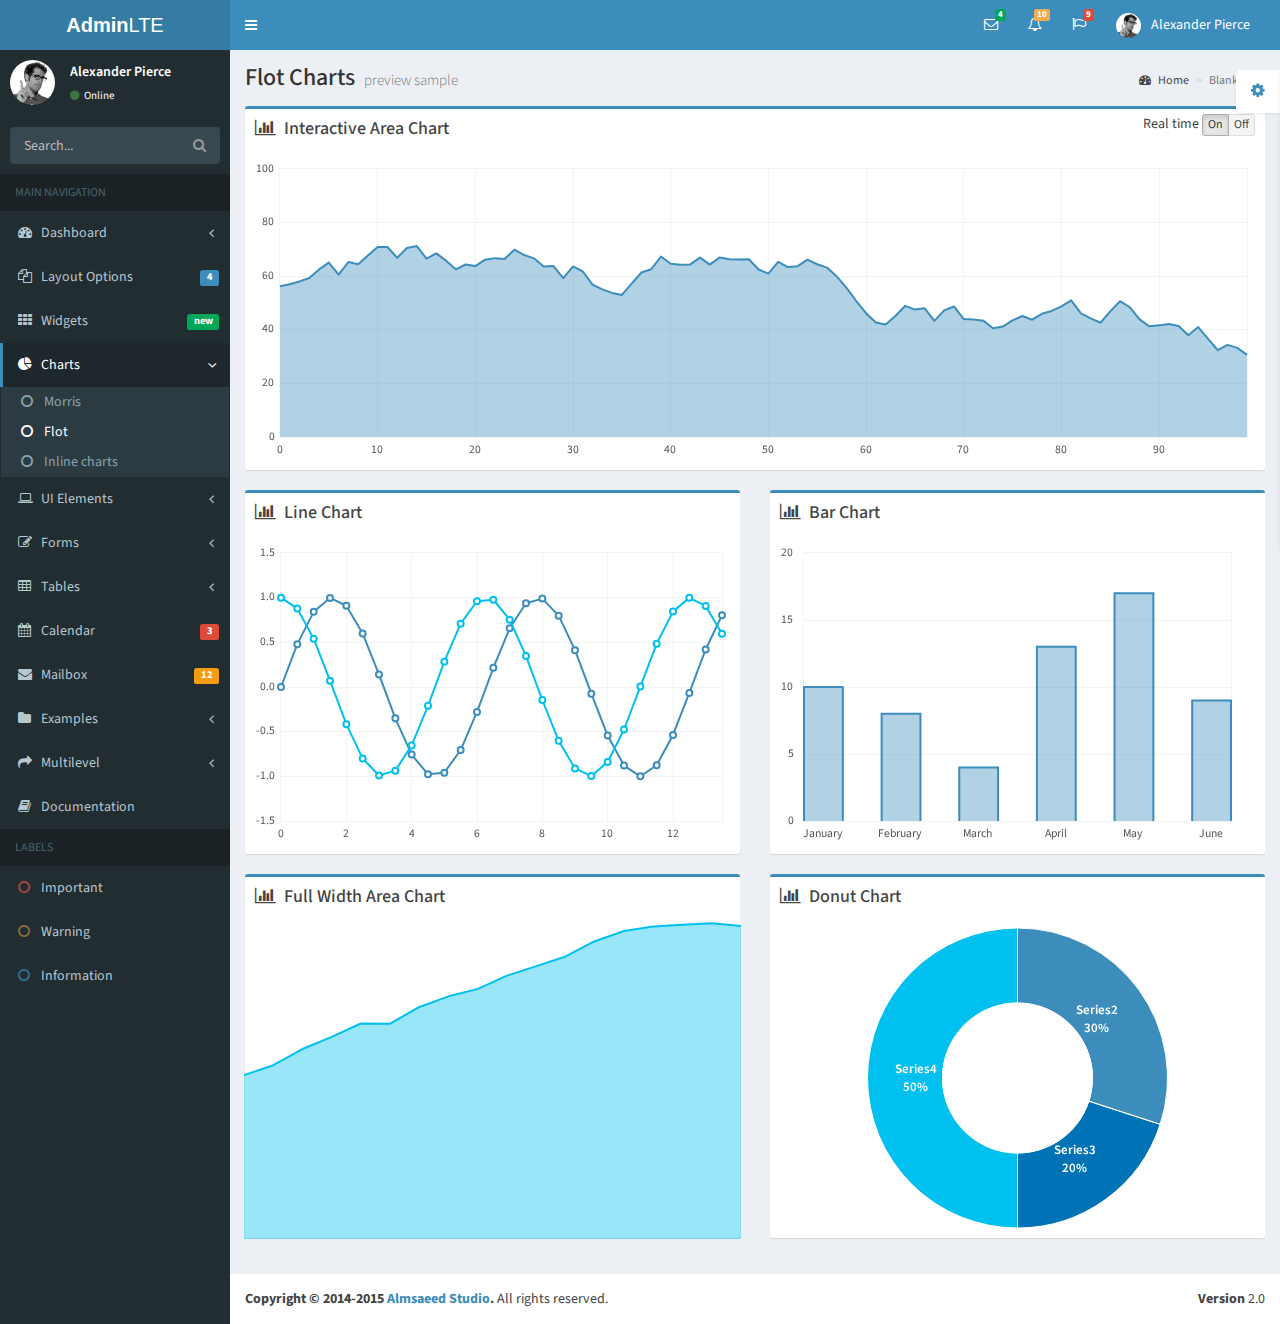
<file: Alcom/Alcom.UI/Areas/Admin/AdminLTE-master/pages/charts/flot.html>
<!DOCTYPE html>
<html>
  <head>
    <meta charset="UTF-8">
    <title>AdminLTE 2 | Flot Charts</title>
    <meta content='width=device-width, initial-scale=1, maximum-scale=1, user-scalable=no' name='viewport'>
    <!-- Bootstrap 3.3.2 -->
    <link href="../../bootstrap/css/bootstrap.min.css" rel="stylesheet" type="text/css" />
    <!-- Font Awesome Icons -->
    <link href="https://maxcdn.bootstrapcdn.com/font-awesome/4.3.0/css/font-awesome.min.css" rel="stylesheet" type="text/css" />
    <!-- Ionicons -->
    <link href="http://code.ionicframework.com/ionicons/2.0.0/css/ionicons.min.css" rel="stylesheet" type="text/css" />
    <!-- Theme style -->
    <link href="../../dist/css/AdminLTE.min.css" rel="stylesheet" type="text/css" />
    <!-- AdminLTE Skins. Choose a skin from the css/skins 
         folder instead of downloading all of them to reduce the load. -->
    <link href="../../dist/css/skins/_all-skins.min.css" rel="stylesheet" type="text/css" />

    <!-- HTML5 Shim and Respond.js IE8 support of HTML5 elements and media queries -->
    <!-- WARNING: Respond.js doesn't work if you view the page via file:// -->
    <!--[if lt IE 9]>
        <script src="https://oss.maxcdn.com/libs/html5shiv/3.7.0/html5shiv.js"></script>
        <script src="https://oss.maxcdn.com/libs/respond.js/1.3.0/respond.min.js"></script>
    <![endif]-->
  </head>
  <body class="skin-blue">
    <div class="wrapper">
      
      <header class="main-header">
        <a href="../../index2.html" class="logo"><b>Admin</b>LTE</a>
        <!-- Header Navbar: style can be found in header.less -->
        <nav class="navbar navbar-static-top" role="navigation">
          <!-- Sidebar toggle button-->
          <a href="#" class="sidebar-toggle" data-toggle="offcanvas" role="button">
            <span class="sr-only">Toggle navigation</span>
            <span class="icon-bar"></span>
            <span class="icon-bar"></span>
            <span class="icon-bar"></span>
          </a>
          <div class="navbar-custom-menu">
            <ul class="nav navbar-nav">
              <!-- Messages: style can be found in dropdown.less-->
              <li class="dropdown messages-menu">
                <a href="#" class="dropdown-toggle" data-toggle="dropdown">
                  <i class="fa fa-envelope-o"></i>
                  <span class="label label-success">4</span>
                </a>
                <ul class="dropdown-menu">
                  <li class="header">You have 4 messages</li>
                  <li>
                    <!-- inner menu: contains the actual data -->
                    <ul class="menu">
                      <li><!-- start message -->
                        <a href="#">
                          <div class="pull-left">
                            <img src="../../dist/img/user2-160x160.jpg" class="img-circle" alt="User Image"/>
                          </div>
                          <h4>
                            Support Team
                            <small><i class="fa fa-clock-o"></i> 5 mins</small>
                          </h4>
                          <p>Why not buy a new awesome theme?</p>
                        </a>
                      </li><!-- end message -->
                      <li>
                        <a href="#">
                          <div class="pull-left">
                            <img src="../../dist/img/user3-128x128.jpg" class="img-circle" alt="user image"/>
                          </div>
                          <h4>
                            AdminLTE Design Team
                            <small><i class="fa fa-clock-o"></i> 2 hours</small>
                          </h4>
                          <p>Why not buy a new awesome theme?</p>
                        </a>
                      </li>
                      <li>
                        <a href="#">
                          <div class="pull-left">
                            <img src="../../dist/img/user4-128x128.jpg" class="img-circle" alt="user image"/>
                          </div>
                          <h4>
                            Developers
                            <small><i class="fa fa-clock-o"></i> Today</small>
                          </h4>
                          <p>Why not buy a new awesome theme?</p>
                        </a>
                      </li>
                      <li>
                        <a href="#">
                          <div class="pull-left">
                            <img src="../../dist/img/user3-128x128.jpg" class="img-circle" alt="user image"/>
                          </div>
                          <h4>
                            Sales Department
                            <small><i class="fa fa-clock-o"></i> Yesterday</small>
                          </h4>
                          <p>Why not buy a new awesome theme?</p>
                        </a>
                      </li>
                      <li>
                        <a href="#">
                          <div class="pull-left">
                            <img src="../../dist/img/user4-128x128.jpg" class="img-circle" alt="user image"/>
                          </div>
                          <h4>
                            Reviewers
                            <small><i class="fa fa-clock-o"></i> 2 days</small>
                          </h4>
                          <p>Why not buy a new awesome theme?</p>
                        </a>
                      </li>
                    </ul>
                  </li>
                  <li class="footer"><a href="#">See All Messages</a></li>
                </ul>
              </li>
              <!-- Notifications: style can be found in dropdown.less -->
              <li class="dropdown notifications-menu">
                <a href="#" class="dropdown-toggle" data-toggle="dropdown">
                  <i class="fa fa-bell-o"></i>
                  <span class="label label-warning">10</span>
                </a>
                <ul class="dropdown-menu">
                  <li class="header">You have 10 notifications</li>
                  <li>
                    <!-- inner menu: contains the actual data -->
                    <ul class="menu">
                      <li>
                        <a href="#">
                          <i class="fa fa-users text-aqua"></i> 5 new members joined today
                        </a>
                      </li>
                      <li>
                        <a href="#">
                          <i class="fa fa-warning text-yellow"></i> Very long description here that may not fit into the page and may cause design problems
                        </a>
                      </li>
                      <li>
                        <a href="#">
                          <i class="fa fa-users text-red"></i> 5 new members joined
                        </a>
                      </li>

                      <li>
                        <a href="#">
                          <i class="fa fa-shopping-cart text-green"></i> 25 sales made
                        </a>
                      </li>
                      <li>
                        <a href="#">
                          <i class="fa fa-user text-red"></i> You changed your username
                        </a>
                      </li>
                    </ul>
                  </li>
                  <li class="footer"><a href="#">View all</a></li>
                </ul>
              </li>
              <!-- Tasks: style can be found in dropdown.less -->
              <li class="dropdown tasks-menu">
                <a href="#" class="dropdown-toggle" data-toggle="dropdown">
                  <i class="fa fa-flag-o"></i>
                  <span class="label label-danger">9</span>
                </a>
                <ul class="dropdown-menu">
                  <li class="header">You have 9 tasks</li>
                  <li>
                    <!-- inner menu: contains the actual data -->
                    <ul class="menu">
                      <li><!-- Task item -->
                        <a href="#">
                          <h3>
                            Design some buttons
                            <small class="pull-right">20%</small>
                          </h3>
                          <div class="progress xs">
                            <div class="progress-bar progress-bar-aqua" style="width: 20%" role="progressbar" aria-valuenow="20" aria-valuemin="0" aria-valuemax="100">
                              <span class="sr-only">20% Complete</span>
                            </div>
                          </div>
                        </a>
                      </li><!-- end task item -->
                      <li><!-- Task item -->
                        <a href="#">
                          <h3>
                            Create a nice theme
                            <small class="pull-right">40%</small>
                          </h3>
                          <div class="progress xs">
                            <div class="progress-bar progress-bar-green" style="width: 40%" role="progressbar" aria-valuenow="20" aria-valuemin="0" aria-valuemax="100">
                              <span class="sr-only">40% Complete</span>
                            </div>
                          </div>
                        </a>
                      </li><!-- end task item -->
                      <li><!-- Task item -->
                        <a href="#">
                          <h3>
                            Some task I need to do
                            <small class="pull-right">60%</small>
                          </h3>
                          <div class="progress xs">
                            <div class="progress-bar progress-bar-red" style="width: 60%" role="progressbar" aria-valuenow="20" aria-valuemin="0" aria-valuemax="100">
                              <span class="sr-only">60% Complete</span>
                            </div>
                          </div>
                        </a>
                      </li><!-- end task item -->
                      <li><!-- Task item -->
                        <a href="#">
                          <h3>
                            Make beautiful transitions
                            <small class="pull-right">80%</small>
                          </h3>
                          <div class="progress xs">
                            <div class="progress-bar progress-bar-yellow" style="width: 80%" role="progressbar" aria-valuenow="20" aria-valuemin="0" aria-valuemax="100">
                              <span class="sr-only">80% Complete</span>
                            </div>
                          </div>
                        </a>
                      </li><!-- end task item -->
                    </ul>
                  </li>
                  <li class="footer">
                    <a href="#">View all tasks</a>
                  </li>
                </ul>
              </li>
              <!-- User Account: style can be found in dropdown.less -->
              <li class="dropdown user user-menu">
                <a href="#" class="dropdown-toggle" data-toggle="dropdown">
                  <img src="../../dist/img/user2-160x160.jpg" class="user-image" alt="User Image"/>
                  <span class="hidden-xs">Alexander Pierce</span>
                </a>
                <ul class="dropdown-menu">
                  <!-- User image -->
                  <li class="user-header">
                    <img src="../../dist/img/user2-160x160.jpg" class="img-circle" alt="User Image" />
                    <p>
                      Alexander Pierce - Web Developer
                      <small>Member since Nov. 2012</small>
                    </p>
                  </li>
                  <!-- Menu Body -->
                  <li class="user-body">
                    <div class="col-xs-4 text-center">
                      <a href="#">Followers</a>
                    </div>
                    <div class="col-xs-4 text-center">
                      <a href="#">Sales</a>
                    </div>
                    <div class="col-xs-4 text-center">
                      <a href="#">Friends</a>
                    </div>
                  </li>
                  <!-- Menu Footer-->
                  <li class="user-footer">
                    <div class="pull-left">
                      <a href="#" class="btn btn-default btn-flat">Profile</a>
                    </div>
                    <div class="pull-right">
                      <a href="#" class="btn btn-default btn-flat">Sign out</a>
                    </div>
                  </li>
                </ul>
              </li>
            </ul>
          </div>
        </nav>
      </header>
      <!-- Left side column. contains the logo and sidebar -->
      <aside class="main-sidebar">
        <!-- sidebar: style can be found in sidebar.less -->
        <section class="sidebar">
          <!-- Sidebar user panel -->
          <div class="user-panel">
            <div class="pull-left image">
              <img src="../../dist/img/user2-160x160.jpg" class="img-circle" alt="User Image" />
            </div>
            <div class="pull-left info">
              <p>Alexander Pierce</p>

              <a href="#"><i class="fa fa-circle text-success"></i> Online</a>
            </div>
          </div>
          <!-- search form -->
          <form action="#" method="get" class="sidebar-form">
            <div class="input-group">
              <input type="text" name="q" class="form-control" placeholder="Search..."/>
              <span class="input-group-btn">
                <button type='submit' name='seach' id='search-btn' class="btn btn-flat"><i class="fa fa-search"></i></button>
              </span>
            </div>
          </form>
          <!-- /.search form -->
          <!-- sidebar menu: : style can be found in sidebar.less -->
          <ul class="sidebar-menu">
            <li class="header">MAIN NAVIGATION</li>
            <li class="treeview">
              <a href="#">
                <i class="fa fa-dashboard"></i> <span>Dashboard</span> <i class="fa fa-angle-left pull-right"></i>
              </a>
              <ul class="treeview-menu">
                <li><a href="../../index.html"><i class="fa fa-circle-o"></i> Dashboard v1</a></li>
                <li><a href="../../index2.html"><i class="fa fa-circle-o"></i> Dashboard v2</a></li>
              </ul>
            </li>
            <li class="treeview">
              <a href="#">
                <i class="fa fa-files-o"></i>
                <span>Layout Options</span>
                <span class="label label-primary pull-right">4</span>
              </a>
              <ul class="treeview-menu">
                <li><a href="../layout/top-nav.html"><i class="fa fa-circle-o"></i> Top Navigation</a></li>
                <li><a href="../layout/boxed.html"><i class="fa fa-circle-o"></i> Boxed</a></li>
                <li><a href="../layout/fixed.html"><i class="fa fa-circle-o"></i> Fixed</a></li>
                <li><a href="../layout/collapsed-sidebar.html"><i class="fa fa-circle-o"></i> Collapsed Sidebar</a></li>
              </ul>
            </li>
            <li>
              <a href="../widgets.html">
                <i class="fa fa-th"></i> <span>Widgets</span> <small class="label pull-right bg-green">new</small>
              </a>
            </li>
            <li class="treeview active">
              <a href="#">
                <i class="fa fa-pie-chart"></i>
                <span>Charts</span>
                <i class="fa fa-angle-left pull-right"></i>
              </a>
              <ul class="treeview-menu">
                <li><a href="morris.html"><i class="fa fa-circle-o"></i> Morris</a></li>
                <li class="active"><a href="flot.html"><i class="fa fa-circle-o"></i> Flot</a></li>
                <li><a href="inline.html"><i class="fa fa-circle-o"></i> Inline charts</a></li>
              </ul>
            </li>
            <li class="treeview">
              <a href="#">
                <i class="fa fa-laptop"></i>
                <span>UI Elements</span>
                <i class="fa fa-angle-left pull-right"></i>
              </a>
              <ul class="treeview-menu">
                <li><a href="../UI/general.html"><i class="fa fa-circle-o"></i> General</a></li>
                <li><a href="../UI/icons.html"><i class="fa fa-circle-o"></i> Icons</a></li>
                <li><a href="../UI/buttons.html"><i class="fa fa-circle-o"></i> Buttons</a></li>
                <li><a href="../UI/sliders.html"><i class="fa fa-circle-o"></i> Sliders</a></li>
                <li><a href="../UI/timeline.html"><i class="fa fa-circle-o"></i> Timeline</a></li>
                <li><a href="../UI/modals.html"><i class="fa fa-circle-o"></i> Modals</a></li>
              </ul>
            </li>
            <li class="treeview">
              <a href="#">
                <i class="fa fa-edit"></i> <span>Forms</span>
                <i class="fa fa-angle-left pull-right"></i>
              </a>
              <ul class="treeview-menu">
                <li><a href="../forms/general.html"><i class="fa fa-circle-o"></i> General Elements</a></li>
                <li><a href="../forms/advanced.html"><i class="fa fa-circle-o"></i> Advanced Elements</a></li>
                <li><a href="../forms/editors.html"><i class="fa fa-circle-o"></i> Editors</a></li>
              </ul>
            </li>
            <li class="treeview">
              <a href="#">
                <i class="fa fa-table"></i> <span>Tables</span>
                <i class="fa fa-angle-left pull-right"></i>
              </a>
              <ul class="treeview-menu">
                <li><a href="../tables/simple.html"><i class="fa fa-circle-o"></i> Simple tables</a></li>
                <li><a href="../tables/data.html"><i class="fa fa-circle-o"></i> Data tables</a></li>
              </ul>
            </li>
            <li>
              <a href="../calendar.html">
                <i class="fa fa-calendar"></i> <span>Calendar</span>
                <small class="label pull-right bg-red">3</small>
              </a>
            </li>
            <li>
              <a href="../mailbox/mailbox.html">
                <i class="fa fa-envelope"></i> <span>Mailbox</span>
                <small class="label pull-right bg-yellow">12</small>
              </a>
            </li>
            <li class="treeview">
              <a href="#">
                <i class="fa fa-folder"></i> <span>Examples</span>
                <i class="fa fa-angle-left pull-right"></i>
              </a>
              <ul class="treeview-menu">
                <li><a href="../examples/invoice.html"><i class="fa fa-circle-o"></i> Invoice</a></li>
                <li><a href="../examples/login.html"><i class="fa fa-circle-o"></i> Login</a></li>
                <li><a href="../examples/register.html"><i class="fa fa-circle-o"></i> Register</a></li>
                <li><a href="../examples/lockscreen.html"><i class="fa fa-circle-o"></i> Lockscreen</a></li>
                <li><a href="../examples/404.html"><i class="fa fa-circle-o"></i> 404 Error</a></li>
                <li><a href="../examples/500.html"><i class="fa fa-circle-o"></i> 500 Error</a></li>
                <li><a href="../examples/blank.html"><i class="fa fa-circle-o"></i> Blank Page</a></li>
              </ul>
            </li>
            <li class="treeview">
              <a href="#">
                <i class="fa fa-share"></i> <span>Multilevel</span>
                <i class="fa fa-angle-left pull-right"></i>
              </a>
              <ul class="treeview-menu">
                <li><a href="#"><i class="fa fa-circle-o"></i> Level One</a></li>
                <li>
                  <a href="#"><i class="fa fa-circle-o"></i> Level One <i class="fa fa-angle-left pull-right"></i></a>
                  <ul class="treeview-menu">
                    <li><a href="#"><i class="fa fa-circle-o"></i> Level Two</a></li>
                    <li>
                      <a href="#"><i class="fa fa-circle-o"></i> Level Two <i class="fa fa-angle-left pull-right"></i></a>
                      <ul class="treeview-menu">
                        <li><a href="#"><i class="fa fa-circle-o"></i> Level Three</a></li>
                        <li><a href="#"><i class="fa fa-circle-o"></i> Level Three</a></li>
                      </ul>
                    </li>
                  </ul>
                </li>
                <li><a href="#"><i class="fa fa-circle-o"></i> Level One</a></li>
              </ul>
            </li>
            <li><a href="../../documentation/index.html"><i class="fa fa-book"></i> Documentation</a></li>
            <li class="header">LABELS</li>
            <li><a href="#"><i class="fa fa-circle-o text-danger"></i> Important</a></li>
            <li><a href="#"><i class="fa fa-circle-o text-warning"></i> Warning</a></li>
            <li><a href="#"><i class="fa fa-circle-o text-info"></i> Information</a></li>
          </ul>
        </section>
        <!-- /.sidebar -->
      </aside>

      <!-- Right side column. Contains the navbar and content of the page -->
      <div class="content-wrapper">
        <!-- Content Header (Page header) -->
        <section class="content-header">
          <h1>
            Flot Charts
            <small>preview sample</small>
          </h1>
          <ol class="breadcrumb">
            <li><a href="#"><i class="fa fa-dashboard"></i> Home</a></li>
            <li class="active">Blank page</li>
          </ol>
        </section>

        <!-- Main content -->
        <section class="content">
          <div class="row">
            <div class="col-xs-12">
              <!-- interactive chart -->
              <div class="box box-primary">
                <div class="box-header">
                  <i class="fa fa-bar-chart-o"></i>
                  <h3 class="box-title">Interactive Area Chart</h3>
                  <div class="box-tools pull-right">
                    Real time
                    <div class="btn-group" id="realtime" data-toggle="btn-toggle">
                      <button type="button" class="btn btn-default btn-xs active" data-toggle="on">On</button>
                      <button type="button" class="btn btn-default btn-xs" data-toggle="off">Off</button>
                    </div>
                  </div>
                </div>
                <div class="box-body">
                  <div id="interactive" style="height: 300px;"></div>
                </div><!-- /.box-body-->
              </div><!-- /.box -->

            </div><!-- /.col -->
          </div><!-- /.row -->

          <div class="row">
            <div class="col-md-6">
              <!-- Line chart -->
              <div class="box box-primary">
                <div class="box-header">
                  <i class="fa fa-bar-chart-o"></i>
                  <h3 class="box-title">Line Chart</h3>
                </div>
                <div class="box-body">
                  <div id="line-chart" style="height: 300px;"></div>
                </div><!-- /.box-body-->
              </div><!-- /.box -->

              <!-- Area chart -->
              <div class="box box-primary">
                <div class="box-header">
                  <i class="fa fa-bar-chart-o"></i>
                  <h3 class="box-title">Full Width Area Chart</h3>
                </div>
                <div class="box-body">
                  <div id="area-chart" style="height: 338px;" class="full-width-chart"></div>
                </div><!-- /.box-body-->
              </div><!-- /.box -->

            </div><!-- /.col -->

            <div class="col-md-6">
              <!-- Bar chart -->
              <div class="box box-primary">
                <div class="box-header">
                  <i class="fa fa-bar-chart-o"></i>
                  <h3 class="box-title">Bar Chart</h3>
                </div>
                <div class="box-body">
                  <div id="bar-chart" style="height: 300px;"></div>
                </div><!-- /.box-body-->
              </div><!-- /.box -->

              <!-- Donut chart -->
              <div class="box box-primary">
                <div class="box-header">
                  <i class="fa fa-bar-chart-o"></i>
                  <h3 class="box-title">Donut Chart</h3>
                </div>
                <div class="box-body">
                  <div id="donut-chart" style="height: 300px;"></div>
                </div><!-- /.box-body-->
              </div><!-- /.box -->
            </div><!-- /.col -->
          </div><!-- /.row -->
        </section><!-- /.content -->

      </div><!-- /.content-wrapper -->
      <footer class="main-footer">
        <div class="pull-right hidden-xs">
          <b>Version</b> 2.0
        </div>
        <strong>Copyright &copy; 2014-2015 <a href="http://almsaeedstudio.com">Almsaeed Studio</a>.</strong> All rights reserved.
      </footer>
    </div><!-- ./wrapper -->

    <!-- jQuery 2.1.3 -->
    <script src="../../plugins/jQuery/jQuery-2.1.3.min.js"></script>
    <!-- Bootstrap 3.3.2 JS -->
    <script src="../../bootstrap/js/bootstrap.min.js" type="text/javascript"></script>
    <!-- FastClick -->
    <script src='../../plugins/fastclick/fastclick.min.js'></script>
    <!-- AdminLTE App -->
    <script src="../../dist/js/app.min.js" type="text/javascript"></script>
    <!-- AdminLTE for demo purposes -->
    <script src="../../dist/js/demo.js" type="text/javascript"></script>
    <!-- FLOT CHARTS -->
    <script src="../../plugins/flot/jquery.flot.min.js" type="text/javascript"></script>
    <!-- FLOT RESIZE PLUGIN - allows the chart to redraw when the window is resized -->
    <script src="../../plugins/flot/jquery.flot.resize.min.js" type="text/javascript"></script>
    <!-- FLOT PIE PLUGIN - also used to draw donut charts -->
    <script src="../../plugins/flot/jquery.flot.pie.min.js" type="text/javascript"></script>
    <!-- FLOT CATEGORIES PLUGIN - Used to draw bar charts -->
    <script src="../../plugins/flot/jquery.flot.categories.min.js" type="text/javascript"></script>

    <!-- Page script -->
    <script type="text/javascript">

      $(function () {

        /*
         * Flot Interactive Chart
         * -----------------------
         */
        // We use an inline data source in the example, usually data would
        // be fetched from a server
        var data = [], totalPoints = 100;
        function getRandomData() {

          if (data.length > 0)
            data = data.slice(1);

          // Do a random walk
          while (data.length < totalPoints) {

            var prev = data.length > 0 ? data[data.length - 1] : 50,
                    y = prev + Math.random() * 10 - 5;

            if (y < 0) {
              y = 0;
            } else if (y > 100) {
              y = 100;
            }

            data.push(y);
          }

          // Zip the generated y values with the x values
          var res = [];
          for (var i = 0; i < data.length; ++i) {
            res.push([i, data[i]]);
          }

          return res;
        }

        var interactive_plot = $.plot("#interactive", [getRandomData()], {
          grid: {
            borderColor: "#f3f3f3",
            borderWidth: 1,
            tickColor: "#f3f3f3"
          },
          series: {
            shadowSize: 0, // Drawing is faster without shadows
            color: "#3c8dbc"
          },
          lines: {
            fill: true, //Converts the line chart to area chart
            color: "#3c8dbc"
          },
          yaxis: {
            min: 0,
            max: 100,
            show: true
          },
          xaxis: {
            show: true
          }
        });

        var updateInterval = 500; //Fetch data ever x milliseconds
        var realtime = "on"; //If == to on then fetch data every x seconds. else stop fetching
        function update() {

          interactive_plot.setData([getRandomData()]);

          // Since the axes don't change, we don't need to call plot.setupGrid()
          interactive_plot.draw();
          if (realtime === "on")
            setTimeout(update, updateInterval);
        }

        //INITIALIZE REALTIME DATA FETCHING
        if (realtime === "on") {
          update();
        }
        //REALTIME TOGGLE
        $("#realtime .btn").click(function () {
          if ($(this).data("toggle") === "on") {
            realtime = "on";
          }
          else {
            realtime = "off";
          }
          update();
        });
        /*
         * END INTERACTIVE CHART
         */


        /*
         * LINE CHART
         * ----------
         */
        //LINE randomly generated data

        var sin = [], cos = [];
        for (var i = 0; i < 14; i += 0.5) {
          sin.push([i, Math.sin(i)]);
          cos.push([i, Math.cos(i)]);
        }
        var line_data1 = {
          data: sin,
          color: "#3c8dbc"
        };
        var line_data2 = {
          data: cos,
          color: "#00c0ef"
        };
        $.plot("#line-chart", [line_data1, line_data2], {
          grid: {
            hoverable: true,
            borderColor: "#f3f3f3",
            borderWidth: 1,
            tickColor: "#f3f3f3"
          },
          series: {
            shadowSize: 0,
            lines: {
              show: true
            },
            points: {
              show: true
            }
          },
          lines: {
            fill: false,
            color: ["#3c8dbc", "#f56954"]
          },
          yaxis: {
            show: true,
          },
          xaxis: {
            show: true
          }
        });
        //Initialize tooltip on hover
        $("<div class='tooltip-inner' id='line-chart-tooltip'></div>").css({
          position: "absolute",
          display: "none",
          opacity: 0.8
        }).appendTo("body");
        $("#line-chart").bind("plothover", function (event, pos, item) {

          if (item) {
            var x = item.datapoint[0].toFixed(2),
                    y = item.datapoint[1].toFixed(2);

            $("#line-chart-tooltip").html(item.series.label + " of " + x + " = " + y)
                    .css({top: item.pageY + 5, left: item.pageX + 5})
                    .fadeIn(200);
          } else {
            $("#line-chart-tooltip").hide();
          }

        });
        /* END LINE CHART */

        /*
         * FULL WIDTH STATIC AREA CHART
         * -----------------
         */
        var areaData = [[2, 88.0], [3, 93.3], [4, 102.0], [5, 108.5], [6, 115.7], [7, 115.6],
          [8, 124.6], [9, 130.3], [10, 134.3], [11, 141.4], [12, 146.5], [13, 151.7], [14, 159.9],
          [15, 165.4], [16, 167.8], [17, 168.7], [18, 169.5], [19, 168.0]];
        $.plot("#area-chart", [areaData], {
          grid: {
            borderWidth: 0
          },
          series: {
            shadowSize: 0, // Drawing is faster without shadows
            color: "#00c0ef"
          },
          lines: {
            fill: true //Converts the line chart to area chart
          },
          yaxis: {
            show: false
          },
          xaxis: {
            show: false
          }
        });

        /* END AREA CHART */

        /*
         * BAR CHART
         * ---------
         */

        var bar_data = {
          data: [["January", 10], ["February", 8], ["March", 4], ["April", 13], ["May", 17], ["June", 9]],
          color: "#3c8dbc"
        };
        $.plot("#bar-chart", [bar_data], {
          grid: {
            borderWidth: 1,
            borderColor: "#f3f3f3",
            tickColor: "#f3f3f3"
          },
          series: {
            bars: {
              show: true,
              barWidth: 0.5,
              align: "center"
            }
          },
          xaxis: {
            mode: "categories",
            tickLength: 0
          }
        });
        /* END BAR CHART */

        /*
         * DONUT CHART
         * -----------
         */

        var donutData = [
          {label: "Series2", data: 30, color: "#3c8dbc"},
          {label: "Series3", data: 20, color: "#0073b7"},
          {label: "Series4", data: 50, color: "#00c0ef"}
        ];
        $.plot("#donut-chart", donutData, {
          series: {
            pie: {
              show: true,
              radius: 1,
              innerRadius: 0.5,
              label: {
                show: true,
                radius: 2 / 3,
                formatter: labelFormatter,
                threshold: 0.1
              }

            }
          },
          legend: {
            show: false
          }
        });
        /*
         * END DONUT CHART
         */

      });

      /*
       * Custom Label formatter
       * ----------------------
       */
      function labelFormatter(label, series) {
        return "<div style='font-size:13px; text-align:center; padding:2px; color: #fff; font-weight: 600;'>"
                + label
                + "<br/>"
                + Math.round(series.percent) + "%</div>";
      }
    </script>
  </body>
</html>
</file>
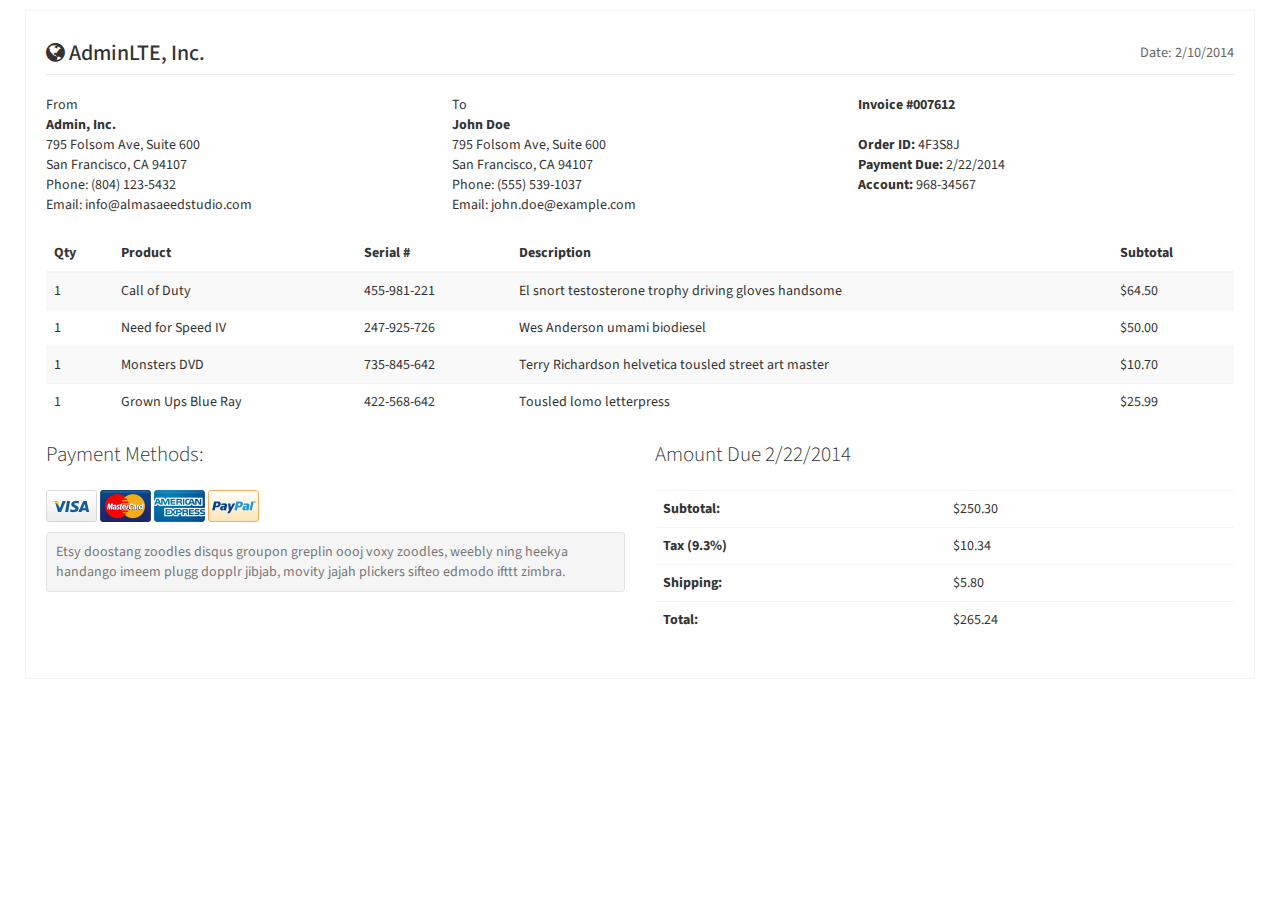
<file: Alcom/Alcom.UI/Areas/Admin/AdminLTE-master/pages/examples/invoice-print.html>
<!DOCTYPE html>
<html>
  <head>
    <meta charset="UTF-8">
    <title>AdminLTE 2 | Invoice</title>
    <meta content='width=device-width, initial-scale=1, maximum-scale=1, user-scalable=no' name='viewport'>
    <!-- Bootstrap 3.3.2 -->
    <link href="../../bootstrap/css/bootstrap.min.css" rel="stylesheet" type="text/css" />
    <!-- Font Awesome Icons -->
    <link href="https://maxcdn.bootstrapcdn.com/font-awesome/4.3.0/css/font-awesome.min.css" rel="stylesheet" type="text/css" />
    <!-- Ionicons -->
    <link href="http://code.ionicframework.com/ionicons/2.0.0/css/ionicons.min.css" rel="stylesheet" type="text/css" />
    <!-- Theme style -->
    <link href="../../dist/css/AdminLTE.min.css" rel="stylesheet" type="text/css" />

    <!-- HTML5 Shim and Respond.js IE8 support of HTML5 elements and media queries -->
    <!-- WARNING: Respond.js doesn't work if you view the page via file:// -->
    <!--[if lt IE 9]>
      <script src="https://oss.maxcdn.com/libs/html5shiv/3.7.0/html5shiv.js"></script>
      <script src="https://oss.maxcdn.com/libs/respond.js/1.3.0/respond.min.js"></script>
    <![endif]-->
  </head>
  <body onload="window.print();">
    <div class="wrapper">
      <!-- Main content -->
      <section class="invoice">
        <!-- title row -->
        <div class="row">
          <div class="col-xs-12">
            <h2 class="page-header">
              <i class="fa fa-globe"></i> AdminLTE, Inc.
              <small class="pull-right">Date: 2/10/2014</small>
            </h2>
          </div><!-- /.col -->
        </div>
        <!-- info row -->
        <div class="row invoice-info">
          <div class="col-sm-4 invoice-col">
            From
            <address>
              <strong>Admin, Inc.</strong><br>
              795 Folsom Ave, Suite 600<br>
              San Francisco, CA 94107<br>
              Phone: (804) 123-5432<br/>
              Email: info@almasaeedstudio.com
            </address>
          </div><!-- /.col -->
          <div class="col-sm-4 invoice-col">
            To
            <address>
              <strong>John Doe</strong><br>
              795 Folsom Ave, Suite 600<br>
              San Francisco, CA 94107<br>
              Phone: (555) 539-1037<br/>
              Email: john.doe@example.com
            </address>
          </div><!-- /.col -->
          <div class="col-sm-4 invoice-col">
            <b>Invoice #007612</b><br/>
            <br/>
            <b>Order ID:</b> 4F3S8J<br/>
            <b>Payment Due:</b> 2/22/2014<br/>
            <b>Account:</b> 968-34567
          </div><!-- /.col -->
        </div><!-- /.row -->

        <!-- Table row -->
        <div class="row">
          <div class="col-xs-12 table-responsive">
            <table class="table table-striped">
              <thead>
                <tr>
                  <th>Qty</th>
                  <th>Product</th>
                  <th>Serial #</th>
                  <th>Description</th>
                  <th>Subtotal</th>
                </tr>
              </thead>
              <tbody>
                <tr>
                  <td>1</td>
                  <td>Call of Duty</td>
                  <td>455-981-221</td>
                  <td>El snort testosterone trophy driving gloves handsome</td>
                  <td>$64.50</td>
                </tr>
                <tr>
                  <td>1</td>
                  <td>Need for Speed IV</td>
                  <td>247-925-726</td>
                  <td>Wes Anderson umami biodiesel</td>
                  <td>$50.00</td>
                </tr>
                <tr>
                  <td>1</td>
                  <td>Monsters DVD</td>
                  <td>735-845-642</td>
                  <td>Terry Richardson helvetica tousled street art master</td>
                  <td>$10.70</td>
                </tr>
                <tr>
                  <td>1</td>
                  <td>Grown Ups Blue Ray</td>
                  <td>422-568-642</td>
                  <td>Tousled lomo letterpress</td>
                  <td>$25.99</td>
                </tr>
              </tbody>
            </table>
          </div><!-- /.col -->
        </div><!-- /.row -->

        <div class="row">
          <!-- accepted payments column -->
          <div class="col-xs-6">
            <p class="lead">Payment Methods:</p>
            <img src="../../dist/img/credit/visa.png" alt="Visa"/>
            <img src="../../dist/img/credit/mastercard.png" alt="Mastercard"/>
            <img src="../../dist/img/credit/american-express.png" alt="American Express"/>
            <img src="../../dist/img/credit/paypal2.png" alt="Paypal"/>
            <p class="text-muted well well-sm no-shadow" style="margin-top: 10px;">
              Etsy doostang zoodles disqus groupon greplin oooj voxy zoodles, weebly ning heekya handango imeem plugg dopplr jibjab, movity jajah plickers sifteo edmodo ifttt zimbra.
            </p>
          </div><!-- /.col -->
          <div class="col-xs-6">
            <p class="lead">Amount Due 2/22/2014</p>
            <div class="table-responsive">
              <table class="table">
                <tr>
                  <th style="width:50%">Subtotal:</th>
                  <td>$250.30</td>
                </tr>
                <tr>
                  <th>Tax (9.3%)</th>
                  <td>$10.34</td>
                </tr>
                <tr>
                  <th>Shipping:</th>
                  <td>$5.80</td>
                </tr>
                <tr>
                  <th>Total:</th>
                  <td>$265.24</td>
                </tr>
              </table>
            </div>
          </div><!-- /.col -->
        </div><!-- /.row -->
      </section><!-- /.content -->
    </div><!-- ./wrapper -->
    <!-- AdminLTE App -->
    <script src="../../dist/js/app.min.js" type="text/javascript"></script>
  </body>
</html>
</file>
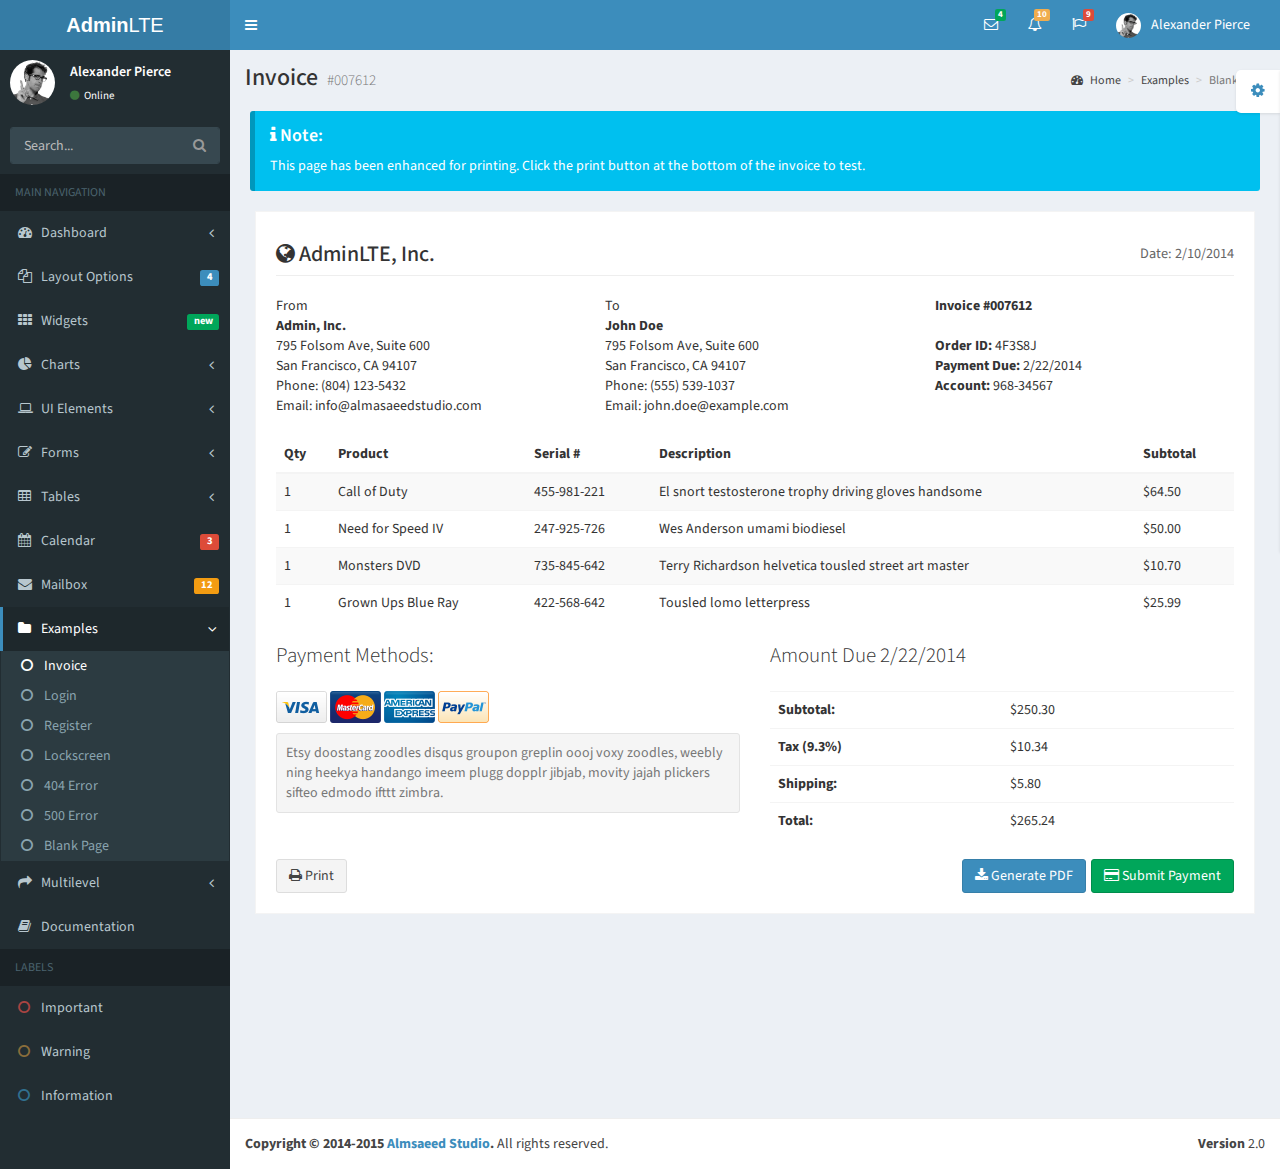
<file: Alcom/Alcom.UI/Areas/Admin/AdminLTE-master/pages/examples/invoice.html>
<!DOCTYPE html>
<html>
  <head>
    <meta charset="UTF-8">
    <title>AdminLTE 2 | Invoice</title>
    <meta content='width=device-width, initial-scale=1, maximum-scale=1, user-scalable=no' name='viewport'>
    <!-- Bootstrap 3.3.2 -->
    <link href="../../bootstrap/css/bootstrap.min.css" rel="stylesheet" type="text/css" />
    <!-- Font Awesome Icons -->
    <link href="https://maxcdn.bootstrapcdn.com/font-awesome/4.3.0/css/font-awesome.min.css" rel="stylesheet" type="text/css" />
    <!-- Ionicons -->
    <link href="http://code.ionicframework.com/ionicons/2.0.0/css/ionicons.min.css" rel="stylesheet" type="text/css" />
    <!-- Theme style -->
    <link href="../../dist/css/AdminLTE.min.css" rel="stylesheet" type="text/css" />
    <!-- AdminLTE Skins. Choose a skin from the css/skins 
         folder instead of downloading all of them to reduce the load. -->
    <link href="../../dist/css/skins/_all-skins.min.css" rel="stylesheet" type="text/css" />

    <!-- HTML5 Shim and Respond.js IE8 support of HTML5 elements and media queries -->
    <!-- WARNING: Respond.js doesn't work if you view the page via file:// -->
    <!--[if lt IE 9]>
        <script src="https://oss.maxcdn.com/libs/html5shiv/3.7.0/html5shiv.js"></script>
        <script src="https://oss.maxcdn.com/libs/respond.js/1.3.0/respond.min.js"></script>
    <![endif]-->
  </head>
  <body class="skin-blue">
    <div class="wrapper">
      
      <header class="main-header">
        <a href="../../index2.html" class="logo"><b>Admin</b>LTE</a>
        <!-- Header Navbar: style can be found in header.less -->
        <nav class="navbar navbar-static-top" role="navigation">
          <!-- Sidebar toggle button-->
          <a href="#" class="sidebar-toggle" data-toggle="offcanvas" role="button">
            <span class="sr-only">Toggle navigation</span>
            <span class="icon-bar"></span>
            <span class="icon-bar"></span>
            <span class="icon-bar"></span>
          </a>
          <div class="navbar-custom-menu">
            <ul class="nav navbar-nav">
              <!-- Messages: style can be found in dropdown.less-->
              <li class="dropdown messages-menu">
                <a href="#" class="dropdown-toggle" data-toggle="dropdown">
                  <i class="fa fa-envelope-o"></i>
                  <span class="label label-success">4</span>
                </a>
                <ul class="dropdown-menu">
                  <li class="header">You have 4 messages</li>
                  <li>
                    <!-- inner menu: contains the actual data -->
                    <ul class="menu">
                      <li><!-- start message -->
                        <a href="#">
                          <div class="pull-left">
                            <img src="../../dist/img/user2-160x160.jpg" class="img-circle" alt="User Image"/>
                          </div>
                          <h4>
                            Support Team
                            <small><i class="fa fa-clock-o"></i> 5 mins</small>
                          </h4>
                          <p>Why not buy a new awesome theme?</p>
                        </a>
                      </li><!-- end message -->
                      <li>
                        <a href="#">
                          <div class="pull-left">
                            <img src="../../dist/img/user3-128x128.jpg" class="img-circle" alt="user image"/>
                          </div>
                          <h4>
                            AdminLTE Design Team
                            <small><i class="fa fa-clock-o"></i> 2 hours</small>
                          </h4>
                          <p>Why not buy a new awesome theme?</p>
                        </a>
                      </li>
                      <li>
                        <a href="#">
                          <div class="pull-left">
                            <img src="../../dist/img/user4-128x128.jpg" class="img-circle" alt="user image"/>
                          </div>
                          <h4>
                            Developers
                            <small><i class="fa fa-clock-o"></i> Today</small>
                          </h4>
                          <p>Why not buy a new awesome theme?</p>
                        </a>
                      </li>
                      <li>
                        <a href="#">
                          <div class="pull-left">
                            <img src="../../dist/img/user3-128x128.jpg" class="img-circle" alt="user image"/>
                          </div>
                          <h4>
                            Sales Department
                            <small><i class="fa fa-clock-o"></i> Yesterday</small>
                          </h4>
                          <p>Why not buy a new awesome theme?</p>
                        </a>
                      </li>
                      <li>
                        <a href="#">
                          <div class="pull-left">
                            <img src="../../dist/img/user4-128x128.jpg" class="img-circle" alt="user image"/>
                          </div>
                          <h4>
                            Reviewers
                            <small><i class="fa fa-clock-o"></i> 2 days</small>
                          </h4>
                          <p>Why not buy a new awesome theme?</p>
                        </a>
                      </li>
                    </ul>
                  </li>
                  <li class="footer"><a href="#">See All Messages</a></li>
                </ul>
              </li>
              <!-- Notifications: style can be found in dropdown.less -->
              <li class="dropdown notifications-menu">
                <a href="#" class="dropdown-toggle" data-toggle="dropdown">
                  <i class="fa fa-bell-o"></i>
                  <span class="label label-warning">10</span>
                </a>
                <ul class="dropdown-menu">
                  <li class="header">You have 10 notifications</li>
                  <li>
                    <!-- inner menu: contains the actual data -->
                    <ul class="menu">
                      <li>
                        <a href="#">
                          <i class="fa fa-users text-aqua"></i> 5 new members joined today
                        </a>
                      </li>
                      <li>
                        <a href="#">
                          <i class="fa fa-warning text-yellow"></i> Very long description here that may not fit into the page and may cause design problems
                        </a>
                      </li>
                      <li>
                        <a href="#">
                          <i class="fa fa-users text-red"></i> 5 new members joined
                        </a>
                      </li>

                      <li>
                        <a href="#">
                          <i class="fa fa-shopping-cart text-green"></i> 25 sales made
                        </a>
                      </li>
                      <li>
                        <a href="#">
                          <i class="fa fa-user text-red"></i> You changed your username
                        </a>
                      </li>
                    </ul>
                  </li>
                  <li class="footer"><a href="#">View all</a></li>
                </ul>
              </li>
              <!-- Tasks: style can be found in dropdown.less -->
              <li class="dropdown tasks-menu">
                <a href="#" class="dropdown-toggle" data-toggle="dropdown">
                  <i class="fa fa-flag-o"></i>
                  <span class="label label-danger">9</span>
                </a>
                <ul class="dropdown-menu">
                  <li class="header">You have 9 tasks</li>
                  <li>
                    <!-- inner menu: contains the actual data -->
                    <ul class="menu">
                      <li><!-- Task item -->
                        <a href="#">
                          <h3>
                            Design some buttons
                            <small class="pull-right">20%</small>
                          </h3>
                          <div class="progress xs">
                            <div class="progress-bar progress-bar-aqua" style="width: 20%" role="progressbar" aria-valuenow="20" aria-valuemin="0" aria-valuemax="100">
                              <span class="sr-only">20% Complete</span>
                            </div>
                          </div>
                        </a>
                      </li><!-- end task item -->
                      <li><!-- Task item -->
                        <a href="#">
                          <h3>
                            Create a nice theme
                            <small class="pull-right">40%</small>
                          </h3>
                          <div class="progress xs">
                            <div class="progress-bar progress-bar-green" style="width: 40%" role="progressbar" aria-valuenow="20" aria-valuemin="0" aria-valuemax="100">
                              <span class="sr-only">40% Complete</span>
                            </div>
                          </div>
                        </a>
                      </li><!-- end task item -->
                      <li><!-- Task item -->
                        <a href="#">
                          <h3>
                            Some task I need to do
                            <small class="pull-right">60%</small>
                          </h3>
                          <div class="progress xs">
                            <div class="progress-bar progress-bar-red" style="width: 60%" role="progressbar" aria-valuenow="20" aria-valuemin="0" aria-valuemax="100">
                              <span class="sr-only">60% Complete</span>
                            </div>
                          </div>
                        </a>
                      </li><!-- end task item -->
                      <li><!-- Task item -->
                        <a href="#">
                          <h3>
                            Make beautiful transitions
                            <small class="pull-right">80%</small>
                          </h3>
                          <div class="progress xs">
                            <div class="progress-bar progress-bar-yellow" style="width: 80%" role="progressbar" aria-valuenow="20" aria-valuemin="0" aria-valuemax="100">
                              <span class="sr-only">80% Complete</span>
                            </div>
                          </div>
                        </a>
                      </li><!-- end task item -->
                    </ul>
                  </li>
                  <li class="footer">
                    <a href="#">View all tasks</a>
                  </li>
                </ul>
              </li>
              <!-- User Account: style can be found in dropdown.less -->
              <li class="dropdown user user-menu">
                <a href="#" class="dropdown-toggle" data-toggle="dropdown">
                  <img src="../../dist/img/user2-160x160.jpg" class="user-image" alt="User Image"/>
                  <span class="hidden-xs">Alexander Pierce</span>
                </a>
                <ul class="dropdown-menu">
                  <!-- User image -->
                  <li class="user-header">
                    <img src="../../dist/img/user2-160x160.jpg" class="img-circle" alt="User Image" />
                    <p>
                      Alexander Pierce - Web Developer
                      <small>Member since Nov. 2012</small>
                    </p>
                  </li>
                  <!-- Menu Body -->
                  <li class="user-body">
                    <div class="col-xs-4 text-center">
                      <a href="#">Followers</a>
                    </div>
                    <div class="col-xs-4 text-center">
                      <a href="#">Sales</a>
                    </div>
                    <div class="col-xs-4 text-center">
                      <a href="#">Friends</a>
                    </div>
                  </li>
                  <!-- Menu Footer-->
                  <li class="user-footer">
                    <div class="pull-left">
                      <a href="#" class="btn btn-default btn-flat">Profile</a>
                    </div>
                    <div class="pull-right">
                      <a href="#" class="btn btn-default btn-flat">Sign out</a>
                    </div>
                  </li>
                </ul>
              </li>
            </ul>
          </div>
        </nav>
      </header>        
      <!-- Left side column. contains the logo and sidebar -->
      <aside class="main-sidebar">
        <!-- sidebar: style can be found in sidebar.less -->
        <section class="sidebar">
          <!-- Sidebar user panel -->
          <div class="user-panel">
            <div class="pull-left image">
              <img src="../../dist/img/user2-160x160.jpg" class="img-circle" alt="User Image" />
            </div>
            <div class="pull-left info">
              <p>Alexander Pierce</p>

              <a href="#"><i class="fa fa-circle text-success"></i> Online</a>
            </div>
          </div>
          <!-- search form -->
          <form action="#" method="get" class="sidebar-form">
            <div class="input-group">
              <input type="text" name="q" class="form-control" placeholder="Search..."/>
              <span class="input-group-btn">
                <button type='submit' name='seach' id='search-btn' class="btn btn-flat"><i class="fa fa-search"></i></button>
              </span>
            </div>
          </form>
          <!-- /.search form -->
          <!-- sidebar menu: : style can be found in sidebar.less -->
          <ul class="sidebar-menu">
            <li class="header">MAIN NAVIGATION</li>
            <li class="treeview">
              <a href="#">
                <i class="fa fa-dashboard"></i> <span>Dashboard</span> <i class="fa fa-angle-left pull-right"></i>
              </a>
              <ul class="treeview-menu">
                <li><a href="../../index.html"><i class="fa fa-circle-o"></i> Dashboard v1</a></li>
                <li><a href="../../index2.html"><i class="fa fa-circle-o"></i> Dashboard v2</a></li>
              </ul>
            </li>
            <li class="treeview">
              <a href="#">
                <i class="fa fa-files-o"></i>
                <span>Layout Options</span>
                <span class="label label-primary pull-right">4</span>
              </a>
              <ul class="treeview-menu">
                <li><a href="../layout/top-nav.html"><i class="fa fa-circle-o"></i> Top Navigation</a></li>
                <li><a href="../layout/boxed.html"><i class="fa fa-circle-o"></i> Boxed</a></li>
                <li><a href="../layout/fixed.html"><i class="fa fa-circle-o"></i> Fixed</a></li>
                <li><a href="../layout/collapsed-sidebar.html"><i class="fa fa-circle-o"></i> Collapsed Sidebar</a></li>
              </ul>
            </li>
            <li>
              <a href="../widgets.html">
                <i class="fa fa-th"></i> <span>Widgets</span> <small class="label pull-right bg-green">new</small>
              </a>
            </li>
            <li class="treeview">
              <a href="#">
                <i class="fa fa-pie-chart"></i>
                <span>Charts</span>
                <i class="fa fa-angle-left pull-right"></i>
              </a>
              <ul class="treeview-menu">
                <li><a href="../charts/morris.html"><i class="fa fa-circle-o"></i> Morris</a></li>
                <li><a href="../charts/flot.html"><i class="fa fa-circle-o"></i> Flot</a></li>
                <li><a href="../charts/inline.html"><i class="fa fa-circle-o"></i> Inline charts</a></li>
              </ul>
            </li>
            <li class="treeview">
              <a href="#">
                <i class="fa fa-laptop"></i>
                <span>UI Elements</span>
                <i class="fa fa-angle-left pull-right"></i>
              </a>
              <ul class="treeview-menu">
                <li><a href="../UI/general.html"><i class="fa fa-circle-o"></i> General</a></li>
                <li><a href="../UI/icons.html"><i class="fa fa-circle-o"></i> Icons</a></li>
                <li><a href="../UI/buttons.html"><i class="fa fa-circle-o"></i> Buttons</a></li>
                <li><a href="../UI/sliders.html"><i class="fa fa-circle-o"></i> Sliders</a></li>
                <li><a href="../UI/modals.html"><i class="fa fa-circle-o"></i> Modals</a></li>
              </ul>
            </li>
            <li class="treeview">
              <a href="#">
                <i class="fa fa-edit"></i> <span>Forms</span>
                <i class="fa fa-angle-left pull-right"></i>
              </a>
              <ul class="treeview-menu">
                <li><a href="../forms/general.html"><i class="fa fa-circle-o"></i> General Elements</a></li>
                <li><a href="../forms/advanced.html"><i class="fa fa-circle-o"></i> Advanced Elements</a></li>
                <li><a href="../forms/editors.html"><i class="fa fa-circle-o"></i> Editors</a></li>
              </ul>
            </li>
            <li class="treeview">
              <a href="#">
                <i class="fa fa-table"></i> <span>Tables</span>
                <i class="fa fa-angle-left pull-right"></i>
              </a>
              <ul class="treeview-menu">
                <li><a href="../tables/simple.html"><i class="fa fa-circle-o"></i> Simple tables</a></li>
                <li><a href="../tables/data.html"><i class="fa fa-circle-o"></i> Data tables</a></li>
              </ul>
            </li>
            <li>
              <a href="../calendar.html">
                <i class="fa fa-calendar"></i> <span>Calendar</span>
                <small class="label pull-right bg-red">3</small>
              </a>
            </li>
            <li>
              <a href="../mailbox/mailbox.html">
                <i class="fa fa-envelope"></i> <span>Mailbox</span>
                <small class="label pull-right bg-yellow">12</small>
              </a>
            </li>
            <li class="treeview active">
              <a href="#">
                <i class="fa fa-folder"></i> <span>Examples</span>
                <i class="fa fa-angle-left pull-right"></i>
              </a>
              <ul class="treeview-menu">
                <li class="active"><a href="invoice.html"><i class="fa fa-circle-o"></i> Invoice</a></li>
                <li><a href="login.html"><i class="fa fa-circle-o"></i> Login</a></li>
                <li><a href="register.html"><i class="fa fa-circle-o"></i> Register</a></li>
                <li><a href="lockscreen.html"><i class="fa fa-circle-o"></i> Lockscreen</a></li>
                <li><a href="404.html"><i class="fa fa-circle-o"></i> 404 Error</a></li>
                <li><a href="500.html"><i class="fa fa-circle-o"></i> 500 Error</a></li>
                <li><a href="blank.html"><i class="fa fa-circle-o"></i> Blank Page</a></li>
              </ul>
            </li>
            <li class="treeview">
              <a href="#">
                <i class="fa fa-share"></i> <span>Multilevel</span>
                <i class="fa fa-angle-left pull-right"></i>
              </a>
              <ul class="treeview-menu">
                <li><a href="#"><i class="fa fa-circle-o"></i> Level One</a></li>
                <li>
                  <a href="#"><i class="fa fa-circle-o"></i> Level One <i class="fa fa-angle-left pull-right"></i></a>
                  <ul class="treeview-menu">
                    <li><a href="#"><i class="fa fa-circle-o"></i> Level Two</a></li>
                    <li>
                      <a href="#"><i class="fa fa-circle-o"></i> Level Two <i class="fa fa-angle-left pull-right"></i></a>
                      <ul class="treeview-menu">
                        <li><a href="#"><i class="fa fa-circle-o"></i> Level Three</a></li>
                        <li><a href="#"><i class="fa fa-circle-o"></i> Level Three</a></li>
                      </ul>
                    </li>
                  </ul>
                </li>
                <li><a href="#"><i class="fa fa-circle-o"></i> Level One</a></li>
              </ul>
            </li>
            <li><a href="../../documentation/index.html"><i class="fa fa-book"></i> Documentation</a></li>
            <li class="header">LABELS</li>
            <li><a href="#"><i class="fa fa-circle-o text-danger"></i> Important</a></li>
            <li><a href="#"><i class="fa fa-circle-o text-warning"></i> Warning</a></li>
            <li><a href="#"><i class="fa fa-circle-o text-info"></i> Information</a></li>
          </ul>
        </section>
        <!-- /.sidebar -->
      </aside>

      <!-- Right side column. Contains the navbar and content of the page -->
      <div class="content-wrapper">
        <!-- Content Header (Page header) -->
        <section class="content-header">
          <h1>
            Invoice
            <small>#007612</small>
          </h1>
          <ol class="breadcrumb">
            <li><a href="#"><i class="fa fa-dashboard"></i> Home</a></li>
            <li><a href="#">Examples</a></li>
            <li class="active">Blank page</li>
          </ol>
        </section>

        <div class="pad margin no-print">
          <div class="callout callout-info" style="margin-bottom: 0!important;">												
            <h4><i class="fa fa-info"></i> Note:</h4>
            This page has been enhanced for printing. Click the print button at the bottom of the invoice to test.
          </div>
        </div>

        <!-- Main content -->
        <section class="invoice">
          <!-- title row -->
          <div class="row">
            <div class="col-xs-12">
              <h2 class="page-header">
                <i class="fa fa-globe"></i> AdminLTE, Inc.
                <small class="pull-right">Date: 2/10/2014</small>
              </h2>
            </div><!-- /.col -->
          </div>
          <!-- info row -->
          <div class="row invoice-info">
            <div class="col-sm-4 invoice-col">
              From
              <address>
                <strong>Admin, Inc.</strong><br>
                795 Folsom Ave, Suite 600<br>
                San Francisco, CA 94107<br>
                Phone: (804) 123-5432<br/>
                Email: info@almasaeedstudio.com
              </address>
            </div><!-- /.col -->
            <div class="col-sm-4 invoice-col">
              To
              <address>
                <strong>John Doe</strong><br>
                795 Folsom Ave, Suite 600<br>
                San Francisco, CA 94107<br>
                Phone: (555) 539-1037<br/>
                Email: john.doe@example.com
              </address>
            </div><!-- /.col -->
            <div class="col-sm-4 invoice-col">
              <b>Invoice #007612</b><br/>
              <br/>
              <b>Order ID:</b> 4F3S8J<br/>
              <b>Payment Due:</b> 2/22/2014<br/>
              <b>Account:</b> 968-34567
            </div><!-- /.col -->
          </div><!-- /.row -->

          <!-- Table row -->
          <div class="row">
            <div class="col-xs-12 table-responsive">
              <table class="table table-striped">
                <thead>
                  <tr>
                    <th>Qty</th>
                    <th>Product</th>
                    <th>Serial #</th>
                    <th>Description</th>
                    <th>Subtotal</th>
                  </tr>
                </thead>
                <tbody>
                  <tr>
                    <td>1</td>
                    <td>Call of Duty</td>
                    <td>455-981-221</td>
                    <td>El snort testosterone trophy driving gloves handsome</td>
                    <td>$64.50</td>
                  </tr>
                  <tr>
                    <td>1</td>
                    <td>Need for Speed IV</td>
                    <td>247-925-726</td>
                    <td>Wes Anderson umami biodiesel</td>
                    <td>$50.00</td>
                  </tr>
                  <tr>
                    <td>1</td>
                    <td>Monsters DVD</td>
                    <td>735-845-642</td>
                    <td>Terry Richardson helvetica tousled street art master</td>
                    <td>$10.70</td>
                  </tr>
                  <tr>
                    <td>1</td>
                    <td>Grown Ups Blue Ray</td>
                    <td>422-568-642</td>
                    <td>Tousled lomo letterpress</td>
                    <td>$25.99</td>
                  </tr>
                </tbody>
              </table>
            </div><!-- /.col -->
          </div><!-- /.row -->

          <div class="row">
            <!-- accepted payments column -->
            <div class="col-xs-6">
              <p class="lead">Payment Methods:</p>
              <img src="../../dist/img/credit/visa.png" alt="Visa"/>
              <img src="../../dist/img/credit/mastercard.png" alt="Mastercard"/>
              <img src="../../dist/img/credit/american-express.png" alt="American Express"/>
              <img src="../../dist/img/credit/paypal2.png" alt="Paypal"/>
              <p class="text-muted well well-sm no-shadow" style="margin-top: 10px;">
                Etsy doostang zoodles disqus groupon greplin oooj voxy zoodles, weebly ning heekya handango imeem plugg dopplr jibjab, movity jajah plickers sifteo edmodo ifttt zimbra.
              </p>
            </div><!-- /.col -->
            <div class="col-xs-6">
              <p class="lead">Amount Due 2/22/2014</p>
              <div class="table-responsive">
                <table class="table">
                  <tr>
                    <th style="width:50%">Subtotal:</th>
                    <td>$250.30</td>
                  </tr>
                  <tr>
                    <th>Tax (9.3%)</th>
                    <td>$10.34</td>
                  </tr>
                  <tr>
                    <th>Shipping:</th>
                    <td>$5.80</td>
                  </tr>
                  <tr>
                    <th>Total:</th>
                    <td>$265.24</td>
                  </tr>
                </table>
              </div>
            </div><!-- /.col -->
          </div><!-- /.row -->

          <!-- this row will not appear when printing -->
          <div class="row no-print">
            <div class="col-xs-12">
              <a href="invoice-print.html" target="_blank" class="btn btn-default"><i class="fa fa-print"></i> Print</a>
              <button class="btn btn-success pull-right"><i class="fa fa-credit-card"></i> Submit Payment</button>
              <button class="btn btn-primary pull-right" style="margin-right: 5px;"><i class="fa fa-download"></i> Generate PDF</button>
            </div>
          </div>
        </section><!-- /.content -->
        <div class="clearfix"></div>
      </div><!-- /.content-wrapper -->
      <footer class="main-footer no-print">
        <div class="pull-right hidden-xs">
          <b>Version</b> 2.0
        </div>
        <strong>Copyright &copy; 2014-2015 <a href="http://almsaeedstudio.com">Almsaeed Studio</a>.</strong> All rights reserved.
      </footer>
    </div><!-- ./wrapper -->

    <!-- jQuery 2.1.3 -->
    <script src="../../plugins/jQuery/jQuery-2.1.3.min.js"></script>
    <!-- Bootstrap 3.3.2 JS -->
    <script src="../../bootstrap/js/bootstrap.min.js" type="text/javascript"></script>
    <!-- FastClick -->
    <script src='../../plugins/fastclick/fastclick.min.js'></script>
    <!-- AdminLTE App -->
    <script src="../../dist/js/app.min.js" type="text/javascript"></script>
    <!-- AdminLTE for demo purposes -->
    <script src="../../dist/js/demo.js" type="text/javascript"></script>
  </body>
</html>
</file>
<file: Alcom/Alcom.UI/Areas/Admin/AdminLTE-master/plugins/iCheck/minimal/blue.css>
/* iCheck plugin Minimal skin, blue
----------------------------------- */
.icheckbox_minimal-blue,
.iradio_minimal-blue {
    display: inline-block;
    *display: inline;
    vertical-align: middle;
    margin: 0;
    padding: 0;
    width: 18px;
    height: 18px;
    background: url(blue.png) no-repeat;
    border: none;
    cursor: pointer;
}

.icheckbox_minimal-blue {
    background-position: 0 0;
}
    .icheckbox_minimal-blue.hover {
        background-position: -20px 0;
    }
    .icheckbox_minimal-blue.checked {
        background-position: -40px 0;
    }
    .icheckbox_minimal-blue.disabled {
        background-position: -60px 0;
        cursor: default;
    }
    .icheckbox_minimal-blue.checked.disabled {
        background-position: -80px 0;
    }

.iradio_minimal-blue {
    background-position: -100px 0;
}
    .iradio_minimal-blue.hover {
        background-position: -120px 0;
    }
    .iradio_minimal-blue.checked {
        background-position: -140px 0;
    }
    .iradio_minimal-blue.disabled {
        background-position: -160px 0;
        cursor: default;
    }
    .iradio_minimal-blue.checked.disabled {
        background-position: -180px 0;
    }

/* Retina support */
@media only screen and (-webkit-min-device-pixel-ratio: 1.5),
       only screen and (-moz-min-device-pixel-ratio: 1.5),
       only screen and (-o-min-device-pixel-ratio: 3/2),
       only screen and (min-device-pixel-ratio: 1.5) {
    .icheckbox_minimal-blue,
    .iradio_minimal-blue {
        background-image: url(blue@2x.png);
        -webkit-background-size: 200px 20px;
        background-size: 200px 20px;
    }
}
</file>
<file: Alcom/Alcom.UI/Areas/Admin/AdminLTE-master/dist/css/AdminLTE.min.css>
@import url(//fonts.googleapis.com/css?family=Source+Sans+Pro:300,400,600,700,300italic,400italic,600italic);/*!
 *   AdminLTE v2.0.1
 *   Author: Almsaeed Studio
 *	 Website: Almsaeed Studio <http://almsaeedstudio.com>
 *   License: Open source - MIT
 *           Please visit http://opensource.org/licenses/MIT for more information
!*/html,body{min-height:100%}.layout-boxed html,.layout-boxed body{height:100%}body{-webkit-font-smoothing:antialiased;-moz-osx-font-smoothing:grayscale;font-family:'Source Sans Pro','Helvetica Neue',Helvetica,Arial,sans-serif;font-weight:400;overflow-x:hidden;overflow-y:auto}.wrapper{min-height:100%;position:static;overflow:hidden}.wrapper:before,.wrapper:after{content:" ";display:table}.wrapper:after{clear:both}.layout-boxed .wrapper{max-width:1250px;margin:0 auto;min-height:100%;box-shadow:0 0 8px rgba(0,0,0,0.5);position:relative}.layout-boxed{background:url('../img/boxed-bg.jpg') repeat fixed}.content-wrapper,.right-side,.main-footer{-webkit-transition:-webkit-transform .3s cubic-bezier(.32, 1.25, .375, 1.15);-moz-transition:-moz-transform .3s cubic-bezier(.32, 1.25, .375, 1.15);-o-transition:-o-transform .3s cubic-bezier(.32, 1.25, .375, 1.15);transition:transform .3s cubic-bezier(.32, 1.25, .375, 1.15);-webkit-transition:margin-left .3s cubic-bezier(.32, 1.25, .375, 1.15);-o-transition:margin-left .3s cubic-bezier(.32, 1.25, .375, 1.15);transition:margin-left .3s cubic-bezier(.32, 1.25, .375, 1.15);margin-left:230px;z-index:820}.layout-top-nav .content-wrapper,.layout-top-nav .right-side,.layout-top-nav .main-footer{margin-left:0}@media (max-width:767px){.content-wrapper,.right-side,.main-footer{margin-left:0}}@media (min-width:768px){.sidebar-collapse .content-wrapper,.sidebar-collapse .right-side,.sidebar-collapse .main-footer{margin-left:0}}@media (max-width:767px){.sidebar-open .content-wrapper,.sidebar-open .right-side,.sidebar-open .main-footer{-webkit-transform:translate(230px, 0);-ms-transform:translate(230px, 0);-o-transform:translate(230px, 0);transform:translate(230px, 0)}}.content-wrapper,.right-side{min-height:100%;background-color:#ecf0f5;z-index:800}.main-footer{background:#fff;padding:15px;color:#444;border-top:1px solid #eee}.fixed .main-header,.fixed .main-sidebar,.fixed .left-side{position:fixed}.fixed .main-header{top:0;right:0;left:0}.fixed .content-wrapper,.fixed .right-side{padding-top:50px}@media (max-width:767px){.fixed .content-wrapper,.fixed .right-side{padding-top:100px}}.fixed.layout-boxed .wrapper{max-width:100%}.content{min-height:250px;padding:15px;margin-right:auto;margin-left:auto;padding-left:15px;padding-right:15px}h1,h2,h3,h4,h5,h6,.h1,.h2,.h3,.h4,.h5,.h6{font-family:'Source Sans Pro',sans-serif}a{color:#3c8dbc}a:hover,a:active,a:focus{outline:none;text-decoration:none;color:#72afd2}.page-header{margin:10px 0 20px 0;font-size:22px}.page-header>small{color:#666;display:block;margin-top:5px}@media print{.no-print{display:none}.main-sidebar,.left-side,.main-header,.content-header{display:none}.content-wrapper,.right-side{margin:0!important}}.main-header{position:relative;max-height:100px;z-index:1030}.main-header>.navbar{margin-bottom:0;margin-left:230px;border:none;min-height:50px;border-radius:0}.layout-top-nav .main-header>.navbar{margin-left:0!important}.main-header #navbar-search-input{background:rgba(255,255,255,0.2);border-color:transparent}.main-header #navbar-search-input:focus,.main-header #navbar-search-input:active{border-color:rgba(0,0,0,0.1) !important;background:rgba(255,255,255,0.9)}.main-header #navbar-search-input::-moz-placeholder{color:#ccc;opacity:1}.main-header #navbar-search-input:-ms-input-placeholder{color:#ccc}.main-header #navbar-search-input::-webkit-input-placeholder{color:#ccc}.main-header .navbar-custom-menu,.main-header .navbar-right{margin-right:5px;float:right}@media (max-width:991px){.main-header .navbar-custom-menu a,.main-header .navbar-right a{color:inherit;background:transparent}}@media (max-width:767px){.main-header .navbar-right{float:none}.navbar-collapse .main-header .navbar-right{margin:7.5px -15px}.main-header .navbar-right>li{color:inherit;border:0}}.main-header .sidebar-toggle{float:left;background-color:transparent;background-image:none;padding:15px 15px;font-family:fontAwesome}.main-header .sidebar-toggle:before{content:"\f0c9"}.main-header .sidebar-toggle:hover{color:#fff}.main-header .sidebar-toggle .icon-bar{display:none}.main-header .navbar .nav>li.user>a>.fa,.main-header .navbar .nav>li.user>a>.glyphicon,.main-header .navbar .nav>li.user>a>.ion{margin-right:5px}.main-header .navbar .nav>li>a>.label{position:absolute;top:9px;right:7px;text-align:center;font-size:9px;padding:2px 3px;line-height:.9}.main-header .logo{display:block;float:left;height:50px;font-size:20px;line-height:50px;text-align:center;width:230px;font-family:"Helvetica Neue",Helvetica,Arial,sans-serif;padding:0 15px;font-weight:300}.main-header .navbar-brand{color:#fff}.content-header{position:relative;padding:15px 15px 0 15px}.content-header>h1{margin:0;font-size:24px}.content-header>h1>small{font-size:15px;display:inline-block;padding-left:4px;font-weight:300}.content-header>.breadcrumb{float:right;background:transparent;margin-top:0px;margin-bottom:0;font-size:12px;padding:7px 5px;position:absolute;top:15px;right:10px;border-radius:2px}.content-header>.breadcrumb>li>a{color:#444;text-decoration:none}.content-header>.breadcrumb>li>a>.fa,.content-header>.breadcrumb>li>a>.glyphicon,.content-header>.breadcrumb>li>a>.ion{margin-right:5px}.content-header>.breadcrumb>li+li:before{content:'>\00a0'}@media (max-width:991px){.content-header>.breadcrumb{position:relative;margin-top:5px;top:0;right:0;float:none;background:#d2d6de;padding-left:10px}.content-header>.breadcrumb li:before{color:#97a0b3}}.navbar-toggle{color:#fff;border:0;margin:0;padding:15px 15px}@media (max-width:991px){.navbar-custom-menu .navbar-nav>li{float:left}.navbar-custom-menu .navbar-nav{margin:0;float:left}.navbar-custom-menu .navbar-nav>li>a{padding-top:15px;padding-bottom:15px;line-height:20px}}@media (max-width:767px){.main-header{position:relative}.main-header .logo,.main-header .navbar{width:100%;float:none;position:relative!important}.main-header .navbar{margin:0}.main-header .navbar-custom-menu{float:right}.main-sidebar,.left-side{padding-top:100px!important}}.main-sidebar,.left-side{position:absolute;top:0;left:0;padding-top:50px;height:100%;width:230px;z-index:810;-webkit-transition:-webkit-transform .3s cubic-bezier(.32, 1.25, .375, 1.15);-moz-transition:-moz-transform .3s cubic-bezier(.32, 1.25, .375, 1.15);-o-transition:-o-transform .3s cubic-bezier(.32, 1.25, .375, 1.15);transition:transform .3s cubic-bezier(.32, 1.25, .375, 1.15)}@media (max-width:767px){.main-sidebar,.left-side{-webkit-transform:translate(-230px, 0);-ms-transform:translate(-230px, 0);-o-transform:translate(-230px, 0);transform:translate(-230px, 0)}}@media (min-width:768px){.sidebar-collapse .main-sidebar,.sidebar-collapse .left-side{-webkit-transform:translate(-230px, 0);-ms-transform:translate(-230px, 0);-o-transform:translate(-230px, 0);transform:translate(-230px, 0)}}@media (max-width:767px){.sidebar-open .main-sidebar,.sidebar-open .left-side{-webkit-transform:translate(0, 0);-ms-transform:translate(0, 0);-o-transform:translate(0, 0);transform:translate(0, 0)}}.sidebar{padding-bottom:10px}.fixed .sidebar{overflow:auto;height:100%}.sidebar-form input:focus{border-color:transparent!important}.user-panel{padding:10px}.user-panel:before,.user-panel:after{content:" ";display:table}.user-panel:after{clear:both}.user-panel>.image>img{width:45px;height:45px}.user-panel>.info{font-weight:600;padding:5px 5px 5px 15px;font-size:14px;line-height:1}.user-panel>.info>p{margin-bottom:9px}.user-panel>.info>a{text-decoration:none;padding-right:5px;margin-top:3px;font-size:11px;font-weight:normal}.user-panel>.info>a>.fa,.user-panel>.info>a>.ion,.user-panel>.info>a>.glyphicon{margin-right:3px}.sidebar-menu{list-style:none;margin:0;padding:0}.sidebar-menu>li{position:relative;margin:0;padding:0}.sidebar-menu>li>a{padding:12px 5px 12px 15px;display:block}.sidebar-menu>li>a>.fa,.sidebar-menu>li>a>.glyphicon,.sidebar-menu>li>a>.ion{width:20px}.sidebar-menu>li .label,.sidebar-menu>li .badge{margin-top:3px;margin-right:5px}.sidebar-menu li.header{padding:10px 25px 10px 15px;font-size:12px}.sidebar-menu li>a>.fa-angle-left{width:auto;height:auto;padding:0;margin-right:10px;margin-top:3px}.sidebar-menu li.active>a>.fa-angle-left{-webkit-transform:rotate(-90deg);-ms-transform:rotate(-90deg);-o-transform:rotate(-90deg);transform:rotate(-90deg)}.sidebar-menu li.active>.treeview-menu{display:block}.sidebar-menu .treeview-menu{display:none;list-style:none;padding:0;margin:0;padding-left:5px}.sidebar-menu .treeview-menu .treeview-menu{padding-left:20px}.sidebar-menu .treeview-menu>li{margin:0}.sidebar-menu .treeview-menu>li>a{padding:5px 5px 5px 15px;display:block;font-size:14px}.sidebar-menu .treeview-menu>li>a>.fa,.sidebar-menu .treeview-menu>li>a>.glyphicon,.sidebar-menu .treeview-menu>li>a>.ion{width:20px}.sidebar-menu .treeview-menu>li>a>.fa-angle-left,.sidebar-menu .treeview-menu>li>a>.fa-angle-down{width:auto}.dropdown-menu{box-shadow:0 1px 1px rgba(0,0,0,0.1);border-color:#eee}.dropdown-menu>li>a{color:#777}.dropdown-menu>li>a>.glyphicon,.dropdown-menu>li>a>.fa,.dropdown-menu>li>a>.ion{margin-right:10px}.dropdown-menu>li>a:hover{background-color:#e1e3e9;color:#333}.dropdown-menu>.divider{background-color:#eee}.navbar-nav>.notifications-menu,.navbar-nav>.messages-menu,.navbar-nav>.tasks-menu{position:relative}.navbar-nav>.notifications-menu>.dropdown-menu,.navbar-nav>.messages-menu>.dropdown-menu,.navbar-nav>.tasks-menu>.dropdown-menu{width:280px;padding:0 0 0 0!important;margin:0!important;top:100%}.navbar-nav>.notifications-menu>.dropdown-menu>li,.navbar-nav>.messages-menu>.dropdown-menu>li,.navbar-nav>.tasks-menu>.dropdown-menu>li{position:relative}.navbar-nav>.notifications-menu>.dropdown-menu>li.header,.navbar-nav>.messages-menu>.dropdown-menu>li.header,.navbar-nav>.tasks-menu>.dropdown-menu>li.header{border-top-left-radius:4px;border-top-right-radius:4px;border-bottom-right-radius:0;border-bottom-left-radius:0;background-color:#ffffff;padding:7px 10px;border-bottom:1px solid #f4f4f4;color:#444444;font-size:14px}.navbar-nav>.notifications-menu>.dropdown-menu>li.footer>a,.navbar-nav>.messages-menu>.dropdown-menu>li.footer>a,.navbar-nav>.tasks-menu>.dropdown-menu>li.footer>a{border-top-left-radius:0;border-top-right-radius:0;border-bottom-right-radius:4px;border-bottom-left-radius:4px;font-size:12px;background-color:#fff;padding:7px 10px;border-bottom:1px solid #eeeeee;color:#444!important;text-align:center}@media (max-width:991px){.navbar-nav>.notifications-menu>.dropdown-menu>li.footer>a,.navbar-nav>.messages-menu>.dropdown-menu>li.footer>a,.navbar-nav>.tasks-menu>.dropdown-menu>li.footer>a{background:#fff!important;color:#444!important}}.navbar-nav>.notifications-menu>.dropdown-menu>li.footer>a:hover,.navbar-nav>.messages-menu>.dropdown-menu>li.footer>a:hover,.navbar-nav>.tasks-menu>.dropdown-menu>li.footer>a:hover{text-decoration:none;font-weight:normal}.navbar-nav>.notifications-menu>.dropdown-menu>li .menu,.navbar-nav>.messages-menu>.dropdown-menu>li .menu,.navbar-nav>.tasks-menu>.dropdown-menu>li .menu{max-height:200px;margin:0;padding:0;list-style:none;overflow-x:hidden}.navbar-nav>.notifications-menu>.dropdown-menu>li .menu>li>a,.navbar-nav>.messages-menu>.dropdown-menu>li .menu>li>a,.navbar-nav>.tasks-menu>.dropdown-menu>li .menu>li>a{display:block;white-space:nowrap;border-bottom:1px solid #f4f4f4}.navbar-nav>.notifications-menu>.dropdown-menu>li .menu>li>a:hover,.navbar-nav>.messages-menu>.dropdown-menu>li .menu>li>a:hover,.navbar-nav>.tasks-menu>.dropdown-menu>li .menu>li>a:hover{background:#f4f4f4;text-decoration:none}.navbar-nav>.notifications-menu>.dropdown-menu>li .menu>li>a{color:#444444;overflow:hidden;text-overflow:ellipsis;white-space:nowrap;padding:10px}.navbar-nav>.notifications-menu>.dropdown-menu>li .menu>li>a>.glyphicon,.navbar-nav>.notifications-menu>.dropdown-menu>li .menu>li>a>.fa,.navbar-nav>.notifications-menu>.dropdown-menu>li .menu>li>a>.ion{width:20px}.navbar-nav>.messages-menu>.dropdown-menu>li .menu>li>a{margin:0px;padding:10px 10px}.navbar-nav>.messages-menu>.dropdown-menu>li .menu>li>a>div>img{margin:auto 10px auto auto;width:40px;height:40px}.navbar-nav>.messages-menu>.dropdown-menu>li .menu>li>a>h4{padding:0;margin:0 0 0 45px;color:#444444;font-size:15px;position:relative}.navbar-nav>.messages-menu>.dropdown-menu>li .menu>li>a>h4>small{color:#999999;font-size:10px;position:absolute;top:0px;right:0px}.navbar-nav>.messages-menu>.dropdown-menu>li .menu>li>a>p{margin:0 0 0 45px;font-size:12px;color:#888888}.navbar-nav>.messages-menu>.dropdown-menu>li .menu>li>a:before,.navbar-nav>.messages-menu>.dropdown-menu>li .menu>li>a:after{content:" ";display:table}.navbar-nav>.messages-menu>.dropdown-menu>li .menu>li>a:after{clear:both}.navbar-nav>.tasks-menu>.dropdown-menu>li .menu>li>a{padding:10px}.navbar-nav>.tasks-menu>.dropdown-menu>li .menu>li>a>h3{font-size:14px;padding:0;margin:0 0 10px 0;color:#666666}.navbar-nav>.tasks-menu>.dropdown-menu>li .menu>li>a>.progress{padding:0;margin:0}.navbar-nav>.user-menu>.dropdown-menu{border-radius:0;padding:1px 0 0 0;border-top-width:0;width:280px}.navbar-nav>.user-menu>.dropdown-menu>li.user-header{height:175px;padding:10px;text-align:center}.navbar-nav>.user-menu>.dropdown-menu>li.user-header>img{z-index:5;height:90px;width:90px;border:3px solid;border-color:transparent;border-color:rgba(255,255,255,0.2)}.navbar-nav>.user-menu>.dropdown-menu>li.user-header>p{z-index:5;color:#fff;color:rgba(255,255,255,0.8);font-size:17px;margin-top:10px}.navbar-nav>.user-menu>.dropdown-menu>li.user-header>p>small{display:block;font-size:12px}.navbar-nav>.user-menu>.dropdown-menu>.user-body{padding:15px;border-bottom:1px solid #f4f4f4;border-top:1px solid #dddddd}.navbar-nav>.user-menu>.dropdown-menu>.user-body:before,.navbar-nav>.user-menu>.dropdown-menu>.user-body:after{content:" ";display:table}.navbar-nav>.user-menu>.dropdown-menu>.user-body:after{clear:both}.navbar-nav>.user-menu>.dropdown-menu>.user-body a{color:#444 !important}@media (max-width:991px){.navbar-nav>.user-menu>.dropdown-menu>.user-body a{background:#fff !important;color:#444 !important}}.navbar-nav>.user-menu>.dropdown-menu>.user-footer{background-color:#f9f9f9;padding:10px}.navbar-nav>.user-menu>.dropdown-menu>.user-footer:before,.navbar-nav>.user-menu>.dropdown-menu>.user-footer:after{content:" ";display:table}.navbar-nav>.user-menu>.dropdown-menu>.user-footer:after{clear:both}.navbar-nav>.user-menu>.dropdown-menu>.user-footer .btn-default{color:#666666}.navbar-nav>.user-menu .user-image{float:left;width:25px;height:25px;border-radius:50%;margin-right:10px;margin-top:-2px}@media (max-width:767px){.navbar-nav>.user-menu .user-image{float:none;margin-right:0;margin-top:-8px;line-height:10px}}.open:not(.dropup)>.animated-dropdown-menu{backface-visibility:visible !important;-webkit-animation:flipInX .7s both;-o-animation:flipInX .7s both;animation:flipInX .7s both}@keyframes flipInX{0%{transform:perspective(400px) rotate3d(1, 0, 0, 90deg);transition-timing-function:ease-in;opacity:0}40%{transform:perspective(400px) rotate3d(1, 0, 0, -20deg);transition-timing-function:ease-in}60%{transform:perspective(400px) rotate3d(1, 0, 0, 10deg);opacity:1}80%{transform:perspective(400px) rotate3d(1, 0, 0, -5deg)}100%{transform:perspective(400px)}}@-webkit-keyframes flipInX{0%{transform:perspective(400px) rotate3d(1, 0, 0, 90deg);transition-timing-function:ease-in;opacity:0}40%{transform:perspective(400px) rotate3d(1, 0, 0, -20deg);transition-timing-function:ease-in}60%{transform:perspective(400px) rotate3d(1, 0, 0, 10deg);opacity:1}80%{transform:perspective(400px) rotate3d(1, 0, 0, -5deg)}100%{transform:perspective(400px)}}.navbar-custom-menu>.navbar-nav>li{position:relative}.navbar-custom-menu>.navbar-nav>li>.dropdown-menu{position:absolute;right:0;left:auto}@media (max-width:991px){.navbar-custom-menu>.navbar-nav{float:right}.navbar-custom-menu>.navbar-nav>li{position:static}.navbar-custom-menu>.navbar-nav>li>.dropdown-menu{position:absolute;right:5%;left:auto;border:1px solid #ddd;background:#fff}}.form-control{border-radius:0 !important;box-shadow:none;border-color:#d2d6de}.form-control:focus{border-color:#3c8dbc !important;box-shadow:none}.form-control::-moz-placeholder{color:#bbb;opacity:1}.form-control:-ms-input-placeholder{color:#bbb}.form-control::-webkit-input-placeholder{color:#bbb}.form-control:not(select){-webkit-appearance:none;-moz-appearance:none;appearance:none}.form-group.has-success label{color:#00a65a}.form-group.has-success .form-control{border-color:#00a65a !important;box-shadow:none}.form-group.has-warning label{color:#f39c12}.form-group.has-warning .form-control{border-color:#f39c12 !important;box-shadow:none}.form-group.has-error label{color:#dd4b39}.form-group.has-error .form-control{border-color:#dd4b39 !important;box-shadow:none}.input-group .input-group-addon{border-radius:0;border-color:#d2d6de;background-color:#fff}.btn-group-vertical .btn.btn-flat:first-of-type,.btn-group-vertical .btn.btn-flat:last-of-type{border-radius:0}.icheck>label{padding-left:0}.progress,.progress>.progress-bar{-webkit-box-shadow:none;box-shadow:none}.progress,.progress>.progress-bar,.progress .progress-bar,.progress>.progress-bar .progress-bar{border-radius:1px}.progress.sm,.progress-sm{height:10px}.progress.sm,.progress-sm,.progress.sm .progress-bar,.progress-sm .progress-bar{border-radius:1px}.progress.xs,.progress-xs{height:7px}.progress.xs,.progress-xs,.progress.xs .progress-bar,.progress-xs .progress-bar{border-radius:1px}.progress.xxs,.progress-xxs{height:3px}.progress.xxs,.progress-xxs,.progress.xxs .progress-bar,.progress-xxs .progress-bar{border-radius:1px}.progress.vertical{position:relative;width:30px;height:200px;display:inline-block;margin-right:10px}.progress.vertical>.progress-bar{width:100%!important;position:absolute;bottom:0}.progress.vertical.sm,.progress.vertical.progress-sm{width:20px}.progress.vertical.xs,.progress.vertical.progress-xs{width:10px}.progress.vertical.xxs,.progress.vertical.progress-xxs{width:3px}.progress-group .progress-text{font-weight:600}.progress-group .progress-number{float:right}.table tr>td .progress{margin:0}.progress-bar-light-blue,.progress-bar-primary{background-color:#3c8dbc}.progress-striped .progress-bar-light-blue,.progress-striped .progress-bar-primary{background-image:-webkit-linear-gradient(45deg, rgba(255,255,255,0.15) 25%, transparent 25%, transparent 50%, rgba(255,255,255,0.15) 50%, rgba(255,255,255,0.15) 75%, transparent 75%, transparent);background-image:-o-linear-gradient(45deg, rgba(255,255,255,0.15) 25%, transparent 25%, transparent 50%, rgba(255,255,255,0.15) 50%, rgba(255,255,255,0.15) 75%, transparent 75%, transparent);background-image:linear-gradient(45deg, rgba(255,255,255,0.15) 25%, transparent 25%, transparent 50%, rgba(255,255,255,0.15) 50%, rgba(255,255,255,0.15) 75%, transparent 75%, transparent)}.progress-bar-green,.progress-bar-success{background-color:#00a65a}.progress-striped .progress-bar-green,.progress-striped .progress-bar-success{background-image:-webkit-linear-gradient(45deg, rgba(255,255,255,0.15) 25%, transparent 25%, transparent 50%, rgba(255,255,255,0.15) 50%, rgba(255,255,255,0.15) 75%, transparent 75%, transparent);background-image:-o-linear-gradient(45deg, rgba(255,255,255,0.15) 25%, transparent 25%, transparent 50%, rgba(255,255,255,0.15) 50%, rgba(255,255,255,0.15) 75%, transparent 75%, transparent);background-image:linear-gradient(45deg, rgba(255,255,255,0.15) 25%, transparent 25%, transparent 50%, rgba(255,255,255,0.15) 50%, rgba(255,255,255,0.15) 75%, transparent 75%, transparent)}.progress-bar-aqua,.progress-bar-info{background-color:#00c0ef}.progress-striped .progress-bar-aqua,.progress-striped .progress-bar-info{background-image:-webkit-linear-gradient(45deg, rgba(255,255,255,0.15) 25%, transparent 25%, transparent 50%, rgba(255,255,255,0.15) 50%, rgba(255,255,255,0.15) 75%, transparent 75%, transparent);background-image:-o-linear-gradient(45deg, rgba(255,255,255,0.15) 25%, transparent 25%, transparent 50%, rgba(255,255,255,0.15) 50%, rgba(255,255,255,0.15) 75%, transparent 75%, transparent);background-image:linear-gradient(45deg, rgba(255,255,255,0.15) 25%, transparent 25%, transparent 50%, rgba(255,255,255,0.15) 50%, rgba(255,255,255,0.15) 75%, transparent 75%, transparent)}.progress-bar-yellow,.progress-bar-warning{background-color:#f39c12}.progress-striped .progress-bar-yellow,.progress-striped .progress-bar-warning{background-image:-webkit-linear-gradient(45deg, rgba(255,255,255,0.15) 25%, transparent 25%, transparent 50%, rgba(255,255,255,0.15) 50%, rgba(255,255,255,0.15) 75%, transparent 75%, transparent);background-image:-o-linear-gradient(45deg, rgba(255,255,255,0.15) 25%, transparent 25%, transparent 50%, rgba(255,255,255,0.15) 50%, rgba(255,255,255,0.15) 75%, transparent 75%, transparent);background-image:linear-gradient(45deg, rgba(255,255,255,0.15) 25%, transparent 25%, transparent 50%, rgba(255,255,255,0.15) 50%, rgba(255,255,255,0.15) 75%, transparent 75%, transparent)}.progress-bar-red,.progress-bar-danger{background-color:#dd4b39}.progress-striped .progress-bar-red,.progress-striped .progress-bar-danger{background-image:-webkit-linear-gradient(45deg, rgba(255,255,255,0.15) 25%, transparent 25%, transparent 50%, rgba(255,255,255,0.15) 50%, rgba(255,255,255,0.15) 75%, transparent 75%, transparent);background-image:-o-linear-gradient(45deg, rgba(255,255,255,0.15) 25%, transparent 25%, transparent 50%, rgba(255,255,255,0.15) 50%, rgba(255,255,255,0.15) 75%, transparent 75%, transparent);background-image:linear-gradient(45deg, rgba(255,255,255,0.15) 25%, transparent 25%, transparent 50%, rgba(255,255,255,0.15) 50%, rgba(255,255,255,0.15) 75%, transparent 75%, transparent)}.small-box{border-radius:2px;position:relative;display:block;margin-bottom:20px;box-shadow:0 1px 1px rgba(0,0,0,0.1)}.small-box>.inner{padding:10px}.small-box>.small-box-footer{position:relative;text-align:center;padding:3px 0;color:#fff;color:rgba(255,255,255,0.8);display:block;z-index:10;background:rgba(0,0,0,0.1);text-decoration:none}.small-box>.small-box-footer:hover{color:#fff;background:rgba(0,0,0,0.15)}.small-box h3{font-size:38px;font-weight:bold;margin:0 0 10px 0;white-space:nowrap;padding:0}.small-box p{font-size:15px}.small-box p>small{display:block;color:#f9f9f9;font-size:13px;margin-top:5px}.small-box h3,.small-box p{z-index:5px}.small-box .icon{-webkit-transition:all .3s linear;-o-transition:all .3s linear;transition:all .3s linear;position:absolute;top:-10px;right:10px;z-index:0;font-size:90px;color:rgba(0,0,0,0.15)}.small-box:hover{text-decoration:none;color:#f9f9f9}.small-box:hover .icon{font-size:95px}@media (max-width:767px){.small-box{text-align:center}.small-box .icon{display:none}.small-box p{font-size:12px}}.box{position:relative;border-radius:3px;background:#ffffff;border-top:3px solid #d2d6de;margin-bottom:20px;width:100%;box-shadow:0 1px 1px rgba(0,0,0,0.1)}.box.box-primary{border-top-color:#3c8dbc}.box.box-info{border-top-color:#00c0ef}.box.box-danger{border-top-color:#dd4b39}.box.box-warning{border-top-color:#f39c12}.box.box-success{border-top-color:#00a65a}.box.box-default{border-top-color:#d2d6de}.box.collapsed-box .box-body,.box.collapsed-box .box-footer{display:none}.box .nav-stacked>li{border-bottom:1px solid #f4f4f4;margin:0}.box .nav-stacked>li:last-of-type{border-bottom:none}.box.height-control .box-body{max-height:300px;overflow:auto}.box .border-right{border-right:1px solid #f4f4f4}.box .border-left{border-left:1px solid #f4f4f4}.box.box-solid{border-top:0px}.box.box-solid>.box-header .btn.btn-default{background:transparent}.box.box-solid>.box-header .btn:hover,.box.box-solid>.box-header a:hover{background:rgba(0,0,0,0.1) !important}.box.box-solid.box-default{border:1px solid #d2d6de}.box.box-solid.box-default>.box-header{color:#444;background:#d2d6de;background-color:#d2d6de}.box.box-solid.box-default>.box-header a,.box.box-solid.box-default>.box-header .btn{color:#444}.box.box-solid.box-primary{border:1px solid #3c8dbc}.box.box-solid.box-primary>.box-header{color:#fff;background:#3c8dbc;background-color:#3c8dbc}.box.box-solid.box-primary>.box-header a,.box.box-solid.box-primary>.box-header .btn{color:#fff}.box.box-solid.box-info{border:1px solid #00c0ef}.box.box-solid.box-info>.box-header{color:#fff;background:#00c0ef;background-color:#00c0ef}.box.box-solid.box-info>.box-header a,.box.box-solid.box-info>.box-header .btn{color:#fff}.box.box-solid.box-danger{border:1px solid #dd4b39}.box.box-solid.box-danger>.box-header{color:#fff;background:#dd4b39;background-color:#dd4b39}.box.box-solid.box-danger>.box-header a,.box.box-solid.box-danger>.box-header .btn{color:#fff}.box.box-solid.box-warning{border:1px solid #f39c12}.box.box-solid.box-warning>.box-header{color:#fff;background:#f39c12;background-color:#f39c12}.box.box-solid.box-warning>.box-header a,.box.box-solid.box-warning>.box-header .btn{color:#fff}.box.box-solid.box-success{border:1px solid #00a65a}.box.box-solid.box-success>.box-header{color:#fff;background:#00a65a;background-color:#00a65a}.box.box-solid.box-success>.box-header a,.box.box-solid.box-success>.box-header .btn{color:#fff}.box.box-solid>.box-header>.box-tools .btn{border:0;box-shadow:none}.box.box-solid[class*='bg']>.box-header{color:#fff}.box .box-group>.box{margin-bottom:5px}.box .knob-label{text-align:center;color:#333;font-weight:100;font-size:12px;margin-bottom:0.3em}.box>.overlay,.box>.loading-img{position:absolute;top:-3px;left:0;width:100%;height:100%}.box .overlay{z-index:1010;background:rgba(255,255,255,0.7);border-radius:3px}.box .overlay>.fa{position:absolute;top:50%;left:50%;margin-left:-15px;margin-top:-15px;color:#000;font-size:30px}.box .overlay.dark{background:rgba(0,0,0,0.5)}.box-header{color:#444;display:block;padding:10px;position:relative}.box-header:before,.box-header:after{content:" ";display:table}.box-header:after{clear:both}.box-header.with-border{border-bottom:1px solid #f4f4f4}.collapsed-box .box-header.with-border{border-bottom:none}.box-header>.fa,.box-header>.glyphicon,.box-header>.ion,.box-header .box-title{display:inline-block;font-size:18px;margin:0;line-height:1}.box-header>.fa,.box-header>.glyphicon,.box-header>.ion{margin-right:5px}.box-header>.box-tools{position:absolute;right:10px;top:5px}.box-header>.box-tools [data-toggle="tooltip"]{position:relative}.box-header>.box-tools.pull-right .dropdown-menu{right:0;left:auto}.btn-box-tool{padding:5px;font-size:12px;background:transparent;box-shadow:none!important;color:#97a0b3}.open .btn-box-tool,.btn-box-tool:hover{color:#606c84}.btn-box-tool:active{outline:none!important}.box-body{border-top-left-radius:0;border-top-right-radius:0;border-bottom-right-radius:3px;border-bottom-left-radius:3px;padding:10px}.no-header .box-body{border-top-right-radius:3px;border-top-left-radius:3px}.box-body>.table{margin-bottom:0}.box-body>.chart{position:relative;overflow:hidden;width:100%}.box-body>.chart svg,.box-body>.chart canvas{width:100%!important}.box-body .fc{margin-top:5px}.box-body .full-width-chart{margin:-19px}.box-body.no-padding .full-width-chart{margin:-9px}.box-body .box-pane{border-top-left-radius:0;border-top-right-radius:0;border-bottom-right-radius:0;border-bottom-left-radius:3px}.box-body .box-pane-right{border-top-left-radius:0;border-top-right-radius:0;border-bottom-right-radius:3px;border-bottom-left-radius:0}.box-footer{border-top-left-radius:0;border-top-right-radius:0;border-bottom-right-radius:3px;border-bottom-left-radius:3px;border-top:1px solid #f4f4f4;padding:10px;background-color:#fff}.chart-legend{margin:10px 0}@media (max-width:991px){.chart-legend>li{float:left;margin-right:10px}}.todo-list{margin:0;padding:0px 0px;list-style:none;overflow:auto}.todo-list>li{border-radius:2px;padding:10px;background:#f4f4f4;margin-bottom:2px;border-left:2px solid #e6e7e8;color:#444}.todo-list>li:last-of-type{margin-bottom:0}.todo-list>li.danger{border-left-color:#dd4b39}.todo-list>li.warning{border-left-color:#f39c12}.todo-list>li.info{border-left-color:#00c0ef}.todo-list>li.success{border-left-color:#00a65a}.todo-list>li.primary{border-left-color:#3c8dbc}.todo-list>li>input[type='checkbox']{margin:0 10px 0 5px}.todo-list>li .text{display:inline-block;margin-left:5px;font-weight:600}.todo-list>li .label{margin-left:10px;font-size:9px}.todo-list>li .tools{display:none;float:right;color:#dd4b39}.todo-list>li .tools>.fa,.todo-list>li .tools>.glyphicon,.todo-list>li .tools>.ion{margin-right:5px;cursor:pointer}.todo-list>li:hover .tools{display:inline-block}.todo-list>li.done{color:#999}.todo-list>li.done .text{text-decoration:line-through;font-weight:500}.todo-list>li.done .label{background:#d2d6de !important}.todo-list .handle{display:inline-block;cursor:move;margin:0 5px}.chat{padding:5px 20px 5px 10px}.chat .item{margin-bottom:10px}.chat .item:before,.chat .item:after{content:" ";display:table}.chat .item:after{clear:both}.chat .item>img{width:40px;height:40px;border:2px solid transparent;border-radius:50% !important}.chat .item>img.online{border:2px solid #00a65a}.chat .item>img.offline{border:2px solid #dd4b39}.chat .item>.message{margin-left:55px;margin-top:-40px}.chat .item>.message>.name{display:block;font-weight:600}.chat .item>.attachment{border-radius:3px;background:#f4f4f4;margin-left:65px;margin-right:15px;padding:10px}.chat .item>.attachment>h4{margin:0 0 5px 0;font-weight:600;font-size:14px}.chat .item>.attachment>p,.chat .item>.attachment>.filename{font-weight:600;font-size:13px;font-style:italic;margin:0}.chat .item>.attachment:before,.chat .item>.attachment:after{content:" ";display:table}.chat .item>.attachment:after{clear:both}.box-input{max-width:200px}.info-box{display:block;min-height:90px;background:#fff;width:100%;box-shadow:0 1px 1px rgba(0,0,0,0.1);border-radius:2px;margin-bottom:15px}.info-box small{font-size:14px}.info-box .progress{background:rgba(0,0,0,0.2);margin:5px -10px 5px -10px;height:2px}.info-box .progress,.info-box .progress .progress-bar{border-radius:0}.info-box .progress .progress-bar{background:#fff}.info-box-icon{border-top-left-radius:2px;border-top-right-radius:0;border-bottom-right-radius:0;border-bottom-left-radius:2px;display:block;float:left;height:90px;width:90px;text-align:center;font-size:45px;line-height:90px;background:rgba(0,0,0,0.2)}.info-box-content{padding:5px 10px;margin-left:90px}.info-box-number{display:block;font-weight:bold;font-size:18px}.progress-description,.info-box-text{display:block;font-size:14px;white-space:nowrap;overflow:hidden;text-overflow:ellipsis}.info-box-more{display:block}.progress-description{margin:0}.timeline{position:relative;margin:0 0 30px 0;padding:0;list-style:none}.timeline:before{content:'';position:absolute;top:0px;bottom:0;width:4px;background:#ddd;left:31px;margin:0;border-radius:2px}.timeline>li{position:relative;margin-right:10px;margin-bottom:15px}.timeline>li:before,.timeline>li:after{content:" ";display:table}.timeline>li:after{clear:both}.timeline>li>.timeline-item{-webkit-box-shadow:0 1px 1px rgba(0,0,0,0.1);box-shadow:0 1px 1px rgba(0,0,0,0.1);border-radius:3px;margin-top:0px;background:#fff;color:#444;margin-left:60px;margin-right:15px;padding:0;position:relative}.timeline>li>.timeline-item>.time{color:#999;float:right;padding:10px;font-size:12px}.timeline>li>.timeline-item>.timeline-header{margin:0;color:#555;border-bottom:1px solid #f4f4f4;padding:10px;font-size:16px;line-height:1.1}.timeline>li>.timeline-item>.timeline-header>a{font-weight:600}.timeline>li>.timeline-item>.timeline-body,.timeline>li>.timeline-item>.timeline-footer{padding:10px}.timeline>li.time-label>span{font-weight:600;padding:5px;display:inline-block;background-color:#fff;border-radius:4px}.timeline>li>.fa,.timeline>li>.glyphicon,.timeline>li>.ion{width:30px;height:30px;font-size:15px;line-height:30px;position:absolute;color:#666;background:#d2d6de;border-radius:50%;text-align:center;left:18px;top:0}.btn{border-radius:3px;-webkit-box-shadow:none;box-shadow:none;border:1px solid transparent}.btn.uppercase{text-transform:uppercase}.btn.btn-flat{border-radius:0;-webkit-box-shadow:none;-moz-box-shadow:none;box-shadow:none;border-width:1px}.btn:active{-webkit-box-shadow:inset 0 3px 5px rgba(0,0,0,0.125);-moz-box-shadow:inset 0 3px 5px rgba(0,0,0,0.125);box-shadow:inset 0 3px 5px rgba(0,0,0,0.125)}.btn:focus{outline:none}.btn.btn-file{position:relative;overflow:hidden}.btn.btn-file>input[type='file']{position:absolute;top:0;right:0;min-width:100%;min-height:100%;font-size:100px;text-align:right;opacity:0;filter:alpha(opacity=0);outline:none;background:white;cursor:inherit;display:block}.btn-default{background-color:#f4f4f4;color:#444;border-color:#ddd}.btn-default:hover,.btn-default:active,.btn-default.hover{background-color:#e7e7e7 !important}.btn-primary{background-color:#3c8dbc;border-color:#367fa9}.btn-primary:hover,.btn-primary:active,.btn-primary.hover{background-color:#367fa9}.btn-success{background-color:#00a65a;border-color:#008d4c}.btn-success:hover,.btn-success:active,.btn-success.hover{background-color:#008d4c}.btn-info{background-color:#00c0ef;border-color:#00acd6}.btn-info:hover,.btn-info:active,.btn-info.hover{background-color:#00acd6}.btn-danger{background-color:#dd4b39;border-color:#d73925}.btn-danger:hover,.btn-danger:active,.btn-danger.hover{background-color:#d73925}.btn-warning{background-color:#f39c12;border-color:#e08e0b}.btn-warning:hover,.btn-warning:active,.btn-warning.hover{background-color:#e08e0b}.btn-outline{border:1px solid #fff;background:transparent;color:#fff}.btn-outline:hover,.btn-outline:focus,.btn-outline:active{color:rgba(255,255,255,0.7);border-color:rgba(255,255,255,0.7)}.btn-link{-webkit-box-shadow:none;box-shadow:none}.btn[class*='bg-']:hover{-webkit-box-shadow:inset 0 0 100px rgba(0,0,0,0.2);box-shadow:inset 0 0 100px rgba(0,0,0,0.2)}.btn-app{border-radius:3px;position:relative;padding:15px 5px;margin:0 0 10px 10px;min-width:80px;height:60px;text-align:center;color:#666;border:1px solid #ddd;background-color:#f4f4f4;font-size:12px}.btn-app>.fa,.btn-app>.glyphicon,.btn-app>.ion{font-size:20px;display:block}.btn-app:hover{background:#f4f4f4;color:#444;border-color:#aaa}.btn-app:active,.btn-app:focus{-webkit-box-shadow:inset 0 3px 5px rgba(0,0,0,0.125);-moz-box-shadow:inset 0 3px 5px rgba(0,0,0,0.125);box-shadow:inset 0 3px 5px rgba(0,0,0,0.125)}.btn-app>.badge{position:absolute;top:-3px;right:-10px;font-size:10px;font-weight:400}.callout{border-radius:3px;margin:0 0 20px 0;padding:15px 30px 15px 15px;border-left:5px solid #eee}.callout a{color:#fff;text-decoration:underline}.callout a:hover{color:#eee}.callout h4{margin-top:0;font-weight:600}.callout p:last-child{margin-bottom:0}.callout code,.callout .highlight{background-color:#fff}.callout.callout-danger{border-color:#c23321}.callout.callout-warning{border-color:#c87f0a}.callout.callout-info{border-color:#0097bc}.callout.callout-success{border-color:#00733e}.alert{border-radius:3px}.alert h4{font-weight:600}.alert .icon{margin-right:10px}.alert .close{color:#000;opacity:.2;filter:alpha(opacity=20)}.alert .close:hover{opacity:.5;filter:alpha(opacity=50)}.alert a{color:#fff;text-decoration:underline}.alert-success{border-color:#008d4c}.alert-danger,.alert-error{border-color:#d73925}.alert-warning{border-color:#e08e0b}.alert-info{border-color:#00acd6}.nav-pills>li>a{border-radius:0;border-top:3px solid transparent;color:#444}.nav-pills>li>a>.fa,.nav-pills>li>a>.glyphicon,.nav-pills>li>a>.ion{margin-right:5px}.nav-pills>li.active>a,.nav-pills>li.active>a:hover{background-color:#f4f4f4;border-top-color:#3c8dbc;color:#444}.nav-pills>li.active>a{font-weight:600}.nav-pills>li>a:hover{background-color:#f6f6f6}.nav-stacked>li>a{border-radius:0;border-top:0;border-left:3px solid transparent;color:#444}.nav-stacked>li.active>a,.nav-stacked>li.active>a:hover{background-color:#f4f4f4;border-top:0;border-left-color:#3c8dbc;color:#444}.nav-stacked>li.header{border-bottom:1px solid #ddd;color:#777;margin-bottom:10px;padding:5px 10px;text-transform:uppercase}.nav-tabs-custom{margin-bottom:20px;background:#fff;box-shadow:0 1px 1px rgba(0,0,0,0.1);border-radius:3px}.nav-tabs-custom>.nav-tabs{margin:0;border-bottom-color:#f4f4f4;border-top-right-radius:3px;border-top-left-radius:3px}.nav-tabs-custom>.nav-tabs>li{border-top:3px solid transparent;margin-bottom:-2px;margin-right:5px}.nav-tabs-custom>.nav-tabs>li>a{border-radius:0 !important}.nav-tabs-custom>.nav-tabs>li>a,.nav-tabs-custom>.nav-tabs>li>a:hover{background:transparent;margin:0}.nav-tabs-custom>.nav-tabs>li:not(.active)>a:hover,.nav-tabs-custom>.nav-tabs>li:not(.active)>a:focus,.nav-tabs-custom>.nav-tabs>li:not(.active)>a:active{border-color:transparent}.nav-tabs-custom>.nav-tabs>li.active{border-top-color:#3c8dbc}.nav-tabs-custom>.nav-tabs>li.active>a,.nav-tabs-custom>.nav-tabs>li.active:hover>a{background-color:#fff}.nav-tabs-custom>.nav-tabs>li.active>a{border-top:0;border-left-color:#f4f4f4;border-right-color:#f4f4f4}.nav-tabs-custom>.nav-tabs>li:first-of-type{margin-left:0}.nav-tabs-custom>.nav-tabs>li:first-of-type.active>a{border-left-width:0}.nav-tabs-custom>.nav-tabs.pull-right{float:none!important}.nav-tabs-custom>.nav-tabs.pull-right>li{float:right}.nav-tabs-custom>.nav-tabs.pull-right>li:first-of-type{margin-right:0}.nav-tabs-custom>.nav-tabs.pull-right>li:first-of-type.active>a{border-left-width:1px;border-right-width:0}.nav-tabs-custom>.nav-tabs>li.header{line-height:35px;padding:0 10px;font-size:20px;color:#444}.nav-tabs-custom>.nav-tabs>li.header>.fa,.nav-tabs-custom>.nav-tabs>li.header>.glyphicon,.nav-tabs-custom>.nav-tabs>li.header>.ion{margin-right:5px}.nav-tabs-custom>.tab-content{background:#fff;padding:10px;border-bottom-right-radius:3px;border-bottom-left-radius:3px}.tabs-bottom.nav-3 li a{width:3333.33333333% !important}.tabs-bottom li a{border:0}.pagination>li>a{background:#fafafa;color:#666}.pagination>li:first-of-type a,.pagination>li:last-of-type a{border-radius:0}.products-list{list-style:none;margin:0;padding:0}.products-list>.item{border-radius:3px;-webkit-box-shadow:0 1px 1px rgba(0,0,0,0.1);box-shadow:0 1px 1px rgba(0,0,0,0.1);padding:10px 0;background:#fff}.products-list>.item:before,.products-list>.item:after{content:" ";display:table}.products-list>.item:after{clear:both}.products-list .product-img{float:left}.products-list .product-img img{width:50px;height:50px}.products-list .product-info{margin-left:60px}.products-list .product-title{font-weight:600}.products-list .product-description{display:block;color:#999;overflow:hidden;white-space:nowrap;text-overflow:ellipsis}.product-list-in-box>.item{-webkit-box-shadow:none;box-shadow:none;border-radius:0;border-bottom:1px solid #f4f4f4}.product-list-in-box>.item:last-of-type{border-bottom-width:0}.table>thead>tr>th,.table>tbody>tr>th,.table>tfoot>tr>th,.table>thead>tr>td,.table>tbody>tr>td,.table>tfoot>tr>td{border-top:1px solid #f4f4f4}.table>thead>tr>th{border-bottom:2px solid #f4f4f4}.table tr td .progress{margin-top:5px}.table-bordered{border:1px solid #f4f4f4}.table-bordered>thead>tr>th,.table-bordered>tbody>tr>th,.table-bordered>tfoot>tr>th,.table-bordered>thead>tr>td,.table-bordered>tbody>tr>td,.table-bordered>tfoot>tr>td{border:1px solid #f4f4f4}.table-bordered>thead>tr>th,.table-bordered>thead>tr>td{border-bottom-width:2px}.table.no-border,.table.no-border td,.table.no-border th{border:0}table.text-center,table.text-center td,table.text-center th{text-align:center}.table.align th{text-align:left}.table.align td{text-align:right}.label-default{background-color:#d2d6de;color:#444}.direct-chat .box-body{border-bottom-right-radius:0;border-bottom-left-radius:0;position:relative;overflow-x:hidden;padding:0}.direct-chat.chat-pane-open .direct-chat-contacts{-webkit-transform:translate(0, 0);-ms-transform:translate(0, 0);-o-transform:translate(0, 0);transform:translate(0, 0)}.direct-chat-messages{-webkit-transform:translate(0, 0);-ms-transform:translate(0, 0);-o-transform:translate(0, 0);transform:translate(0, 0);padding:10px;height:250px;overflow:auto}.direct-chat-msg,.direct-chat-text{display:block}.direct-chat-msg{margin-bottom:10px}.direct-chat-msg:before,.direct-chat-msg:after{content:" ";display:table}.direct-chat-msg:after{clear:both}.direct-chat-messages,.direct-chat-contacts{-webkit-transition:-webkit-transform .5s ease-in-out;-moz-transition:-moz-transform .5s ease-in-out;-o-transition:-o-transform .5s ease-in-out;transition:transform .5s ease-in-out}.direct-chat-text{border-radius:5px;position:relative;padding:5px 10px;background:#d2d6de;border:1px solid #d2d6de;margin:5px 0 0 50px;color:#444}.direct-chat-text:after,.direct-chat-text:before{position:absolute;right:100%;top:15px;border:solid transparent;border-right-color:#d2d6de;content:' ';height:0;width:0;pointer-events:none}.direct-chat-text:after{border-width:5px;margin-top:-5px}.direct-chat-text:before{border-width:6px;margin-top:-6px}.right .direct-chat-text{margin-right:50px;margin-left:0}.right .direct-chat-text:after,.right .direct-chat-text:before{right:auto;left:100%;border-right-color:transparent;border-left-color:#d2d6de}.direct-chat-img{border-radius:50%;float:left;width:40px;height:40px}.right .direct-chat-img{float:right}.direct-chat-info{display:block;margin-bottom:2px;font-size:12px}.direct-chat-name{font-weight:600}.direct-chat-timestamp{color:#999}.direct-chat-contacts-open .direct-chat-contacts{-webkit-transform:translate(0, 0);-ms-transform:translate(0, 0);-o-transform:translate(0, 0);transform:translate(0, 0)}.direct-chat-contacts{-webkit-transform:translate(101%, 0);-ms-transform:translate(101%, 0);-o-transform:translate(101%, 0);transform:translate(101%, 0);position:absolute;top:0;bottom:0;height:250px;width:100%;background:#222d32;color:#fff;overflow:auto}.contacts-list>li{border-bottom:1px solid rgba(0,0,0,0.2);padding:10px;margin:0}.contacts-list>li:before,.contacts-list>li:after{content:" ";display:table}.contacts-list>li:after{clear:both}.contacts-list>li:last-of-type{border-bottom:none}.contacts-list-img{border-radius:50%;width:40px;float:left}.contacts-list-info{margin-left:45px;color:#fff}.contacts-list-name,.contacts-list-status{display:block}.contacts-list-name{font-weight:600}.contacts-list-status{font-size:12px}.contacts-list-date{color:#aaa;font-weight:normal}.contacts-list-msg{color:#999}.direct-chat-danger .right>.direct-chat-text{background:#dd4b39;border-color:#dd4b39;color:#fff}.direct-chat-danger .right>.direct-chat-text:after,.direct-chat-danger .right>.direct-chat-text:before{border-left-color:#dd4b39}.direct-chat-primary .right>.direct-chat-text{background:#3c8dbc;border-color:#3c8dbc;color:#fff}.direct-chat-primary .right>.direct-chat-text:after,.direct-chat-primary .right>.direct-chat-text:before{border-left-color:#3c8dbc}.direct-chat-warning .right>.direct-chat-text{background:#f39c12;border-color:#f39c12;color:#fff}.direct-chat-warning .right>.direct-chat-text:after,.direct-chat-warning .right>.direct-chat-text:before{border-left-color:#f39c12}.direct-chat-info .right>.direct-chat-text{background:#00c0ef;border-color:#00c0ef;color:#fff}.direct-chat-info .right>.direct-chat-text:after,.direct-chat-info .right>.direct-chat-text:before{border-left-color:#00c0ef}.direct-chat-success .right>.direct-chat-text{background:#00a65a;border-color:#00a65a;color:#fff}.direct-chat-success .right>.direct-chat-text:after,.direct-chat-success .right>.direct-chat-text:before{border-left-color:#00a65a}.users-list>li{width:25%;float:left;padding:10px;text-align:center}.users-list>li>img{border-radius:50%;max-width:100%;height:auto}.users-list-name,.users-list-date{display:block}.users-list-name{font-weight:600;color:#444;overflow:hidden;white-space:nowrap;text-overflow:ellipsis}.users-list-name:hover{color:#999}.users-list-date{color:#999;font-size:12px}.carousel-control{background-image:none!important}.carousel-control>.fa{font-size:40px;position:absolute;top:50%;z-index:5;display:inline-block;margin-top:-20px}.modal{background:rgba(0,0,0,0.3)}.modal-content{border-radius:0;-webkit-box-shadow:0 2px 3px rgba(0,0,0,0.125) !important;box-shadow:0 2px 3px rgba(0,0,0,0.125) !important;border:0}@media (min-width:768px){.modal-content{-webkit-box-shadow:0 2px 3px rgba(0,0,0,0.125) !important;box-shadow:0 2px 3px rgba(0,0,0,0.125) !important}}.modal-header{border-bottom-color:#f4f4f4}.modal-footer{border-top-color:#f4f4f4}.modal-primary .modal-header,.modal-primary .modal-footer{border-color:#307095}.modal-warning .modal-header,.modal-warning .modal-footer{border-color:#c87f0a}.modal-info .modal-header,.modal-info .modal-footer{border-color:#0097bc}.modal-success .modal-header,.modal-success .modal-footer{border-color:#00733e}.modal-danger .modal-header,.modal-danger .modal-footer{border-color:#c23321}.mailbox-messages>.table{margin:0}.mailbox-controls{padding:5px}.mailbox-controls.with-border{border-bottom:1px solid #f4f4f4}.mailbox-read-info{border-bottom:1px solid #f4f4f4;padding:10px}.mailbox-read-info h3{font-size:20px;margin:0}.mailbox-read-info h5{margin:0;padding:5px 0 0 0}.mailbox-read-time{color:#999;font-size:13px}.mailbox-read-message{padding:10px}.mailbox-attachments li{float:left;width:200px;border:1px solid #eee;margin-bottom:10px;margin-right:10px}.mailbox-attachment-name{font-weight:bold;color:#666}.mailbox-attachment-icon,.mailbox-attachment-info,.mailbox-attachment-size{display:block}.mailbox-attachment-info{padding:10px;background:#f4f4f4}.mailbox-attachment-size{color:#999;font-size:12px}.mailbox-attachment-icon{text-align:center;font-size:65px;color:#666;padding:20px 10px}.mailbox-attachment-icon.has-img{padding:0}.mailbox-attachment-icon.has-img>img{max-width:100%;height:auto}.mailbox .table-mailbox{border-left:1px solid #f4f4f4;border-right:1px solid #f4f4f4;border-bottom:1px solid #f4f4f4}.mailbox .table-mailbox tr.unread>td{background-color:rgba(0,0,0,0.05);color:#000;font-weight:600}.mailbox .table-mailbox tr>td>.fa.fa-star,.mailbox .table-mailbox tr>td>.fa.fa-star-o,.mailbox .table-mailbox tr>td>.glyphicon.glyphicon-star,.mailbox .table-mailbox tr>td>.glyphicon.glyphicon-star-empty{color:#f39c12;cursor:pointer}.mailbox .table-mailbox tr>td.small-col{width:30px}.mailbox .table-mailbox tr>td.name{width:150px;font-weight:600}.mailbox .table-mailbox tr>td.time{text-align:right;width:100px}.mailbox .table-mailbox tr>td{white-space:nowrap}.mailbox .table-mailbox tr>td>a{color:#444}@media (max-width:991px){.mailbox .nav-stacked>li:not(.header){float:left;width:50%}.mailbox .nav-stacked>li:not(.header).header{border:0!important}.mailbox .search-form{margin-top:10px}}.lockscreen{background:#d2d6de}.lockscreen-logo{font-size:35px;text-align:center;margin-bottom:25px;font-weight:300}.lockscreen-logo a{color:#444}.lockscreen-wrapper{max-width:400px;margin:0 auto;margin-top:10%}.lockscreen .lockscreen-name{text-align:center;font-weight:600}.lockscreen-item{border-radius:4px;padding:0;background:#fff;position:relative;margin:10px auto 30px auto;width:290px}.lockscreen-image{border-radius:50%;position:absolute;left:-10px;top:-25px;background:#fff;padding:5px;z-index:10}.lockscreen-image>img{border-radius:50%;width:70px;height:70px}.lockscreen-credentials{margin-left:70px}.lockscreen-credentials .form-control{border:0 !important}.lockscreen-credentials .btn{background-color:#fff;border:0;padding:0 10px}.lockscreen-footer{margin-top:10px}.login-logo,.register-logo{font-size:35px;text-align:center;margin-bottom:25px;font-weight:300}.login-logo a,.register-logo a{color:#444}.login-page,.register-page{background:#d2d6de}.login-box,.register-box{width:360px;margin:7% auto}@media (max-width:768px){.login-box,.register-box{width:90%;margin-top:20px}}.login-box-body,.register-box-body{background:#fff;padding:20px;color:#444;border-top:0;color:#666}.login-box-body .form-control-feedback,.register-box-body .form-control-feedback{color:#777}.login-box-msg,.register-box-msg{margin:0;text-align:center;padding:0 20px 20px 20px}.social-auth-links{margin:10px 0}.error-page{width:600px;margin:20px auto 0 auto}@media (max-width:991px){.error-page{width:100%}}.error-page>.headline{float:left;font-size:100px;font-weight:300}@media (max-width:991px){.error-page>.headline{float:none;text-align:center}}.error-page>.error-content{margin-left:190px;display:block}@media (max-width:991px){.error-page>.error-content{margin-left:0}}.error-page>.error-content>h3{font-weight:300;font-size:25px}@media (max-width:991px){.error-page>.error-content>h3{text-align:center}}.invoice{position:relative;background:#fff;border:1px solid #f4f4f4;padding:20px;margin:10px 25px}.invoice-title{margin-top:0}@media print{.invoice{width:100%;border:0;margin:0;padding:0}.invoice-col{float:left;width:33.3333333%}.table-responsive{overflow:auto}.table-responsive>.table tr th,.table-responsive>.table tr td{white-space:normal!important}}.btn-social{position:relative;padding-left:44px !important;text-align:left;white-space:nowrap;overflow:hidden;text-overflow:ellipsis}.btn-social :first-child{position:absolute;left:0;top:0;bottom:0;width:32px !important;line-height:34px !important;font-size:1.6em!important;text-align:center;border-right:1px solid rgba(0,0,0,0.2)}.btn-social.btn-lg{padding-left:61px !important}.btn-social.btn-lg :first-child{line-height:45px;width:45px;font-size:1.8em}.btn-social.btn-sm{padding-left:38px !important}.btn-social.btn-sm :first-child{line-height:28px;width:28px;font-size:1.4em}.btn-social.btn-xs{padding-left:30px !important}.btn-social.btn-xs :first-child{line-height:20px;width:20px;font-size:1.2em}.btn-social-icon{position:relative;padding-left:44px !important;text-align:left;white-space:nowrap;overflow:hidden;text-overflow:ellipsis;height:34px;width:34px;padding:0}.btn-social-icon :first-child{position:absolute;left:0;top:0;bottom:0;width:32px !important;line-height:34px !important;font-size:1.6em!important;text-align:center;border-right:1px solid rgba(0,0,0,0.2)}.btn-social-icon.btn-lg{padding-left:61px !important}.btn-social-icon.btn-lg :first-child{line-height:45px;width:45px;font-size:1.8em}.btn-social-icon.btn-sm{padding-left:38px !important}.btn-social-icon.btn-sm :first-child{line-height:28px;width:28px;font-size:1.4em}.btn-social-icon.btn-xs{padding-left:30px !important}.btn-social-icon.btn-xs :first-child{line-height:20px;width:20px;font-size:1.2em}.btn-social-icon :first-child{border:none;text-align:center;width:100%!important}.btn-social-icon.btn-lg{height:45px;width:45px;padding-left:0;padding-right:0}.btn-social-icon.btn-sm{height:30px;width:30px;padding-left:0;padding-right:0}.btn-social-icon.btn-xs{height:22px;width:22px;padding-left:0;padding-right:0}.btn-bitbucket{color:#fff;background-color:#205081;border-color:rgba(0,0,0,0.2)}.btn-bitbucket:hover,.btn-bitbucket:focus,.btn-bitbucket.focus,.btn-bitbucket:active,.btn-bitbucket.active,.open>.dropdown-toggle.btn-bitbucket{color:#fff;background-color:#163758;border-color:rgba(0,0,0,0.2)}.btn-bitbucket:active,.btn-bitbucket.active,.open>.dropdown-toggle.btn-bitbucket{background-image:none}.btn-bitbucket.disabled,.btn-bitbucket[disabled],fieldset[disabled] .btn-bitbucket,.btn-bitbucket.disabled:hover,.btn-bitbucket[disabled]:hover,fieldset[disabled] .btn-bitbucket:hover,.btn-bitbucket.disabled:focus,.btn-bitbucket[disabled]:focus,fieldset[disabled] .btn-bitbucket:focus,.btn-bitbucket.disabled.focus,.btn-bitbucket[disabled].focus,fieldset[disabled] .btn-bitbucket.focus,.btn-bitbucket.disabled:active,.btn-bitbucket[disabled]:active,fieldset[disabled] .btn-bitbucket:active,.btn-bitbucket.disabled.active,.btn-bitbucket[disabled].active,fieldset[disabled] .btn-bitbucket.active{background-color:#205081;border-color:rgba(0,0,0,0.2)}.btn-bitbucket .badge{color:#205081;background-color:#fff}.btn-dropbox{color:#fff;background-color:#1087dd;border-color:rgba(0,0,0,0.2)}.btn-dropbox:hover,.btn-dropbox:focus,.btn-dropbox.focus,.btn-dropbox:active,.btn-dropbox.active,.open>.dropdown-toggle.btn-dropbox{color:#fff;background-color:#0d6aad;border-color:rgba(0,0,0,0.2)}.btn-dropbox:active,.btn-dropbox.active,.open>.dropdown-toggle.btn-dropbox{background-image:none}.btn-dropbox.disabled,.btn-dropbox[disabled],fieldset[disabled] .btn-dropbox,.btn-dropbox.disabled:hover,.btn-dropbox[disabled]:hover,fieldset[disabled] .btn-dropbox:hover,.btn-dropbox.disabled:focus,.btn-dropbox[disabled]:focus,fieldset[disabled] .btn-dropbox:focus,.btn-dropbox.disabled.focus,.btn-dropbox[disabled].focus,fieldset[disabled] .btn-dropbox.focus,.btn-dropbox.disabled:active,.btn-dropbox[disabled]:active,fieldset[disabled] .btn-dropbox:active,.btn-dropbox.disabled.active,.btn-dropbox[disabled].active,fieldset[disabled] .btn-dropbox.active{background-color:#1087dd;border-color:rgba(0,0,0,0.2)}.btn-dropbox .badge{color:#1087dd;background-color:#fff}.btn-facebook{color:#fff;background-color:#3b5998;border-color:rgba(0,0,0,0.2)}.btn-facebook:hover,.btn-facebook:focus,.btn-facebook.focus,.btn-facebook:active,.btn-facebook.active,.open>.dropdown-toggle.btn-facebook{color:#fff;background-color:#2d4373;border-color:rgba(0,0,0,0.2)}.btn-facebook:active,.btn-facebook.active,.open>.dropdown-toggle.btn-facebook{background-image:none}.btn-facebook.disabled,.btn-facebook[disabled],fieldset[disabled] .btn-facebook,.btn-facebook.disabled:hover,.btn-facebook[disabled]:hover,fieldset[disabled] .btn-facebook:hover,.btn-facebook.disabled:focus,.btn-facebook[disabled]:focus,fieldset[disabled] .btn-facebook:focus,.btn-facebook.disabled.focus,.btn-facebook[disabled].focus,fieldset[disabled] .btn-facebook.focus,.btn-facebook.disabled:active,.btn-facebook[disabled]:active,fieldset[disabled] .btn-facebook:active,.btn-facebook.disabled.active,.btn-facebook[disabled].active,fieldset[disabled] .btn-facebook.active{background-color:#3b5998;border-color:rgba(0,0,0,0.2)}.btn-facebook .badge{color:#3b5998;background-color:#fff}.btn-flickr{color:#fff;background-color:#ff0084;border-color:rgba(0,0,0,0.2)}.btn-flickr:hover,.btn-flickr:focus,.btn-flickr.focus,.btn-flickr:active,.btn-flickr.active,.open>.dropdown-toggle.btn-flickr{color:#fff;background-color:#cc006a;border-color:rgba(0,0,0,0.2)}.btn-flickr:active,.btn-flickr.active,.open>.dropdown-toggle.btn-flickr{background-image:none}.btn-flickr.disabled,.btn-flickr[disabled],fieldset[disabled] .btn-flickr,.btn-flickr.disabled:hover,.btn-flickr[disabled]:hover,fieldset[disabled] .btn-flickr:hover,.btn-flickr.disabled:focus,.btn-flickr[disabled]:focus,fieldset[disabled] .btn-flickr:focus,.btn-flickr.disabled.focus,.btn-flickr[disabled].focus,fieldset[disabled] .btn-flickr.focus,.btn-flickr.disabled:active,.btn-flickr[disabled]:active,fieldset[disabled] .btn-flickr:active,.btn-flickr.disabled.active,.btn-flickr[disabled].active,fieldset[disabled] .btn-flickr.active{background-color:#ff0084;border-color:rgba(0,0,0,0.2)}.btn-flickr .badge{color:#ff0084;background-color:#fff}.btn-foursquare{color:#fff;background-color:#0072b1;border-color:rgba(0,0,0,0.2)}.btn-foursquare:hover,.btn-foursquare:focus,.btn-foursquare.focus,.btn-foursquare:active,.btn-foursquare.active,.open>.dropdown-toggle.btn-foursquare{color:#fff;background-color:#00517e;border-color:rgba(0,0,0,0.2)}.btn-foursquare:active,.btn-foursquare.active,.open>.dropdown-toggle.btn-foursquare{background-image:none}.btn-foursquare.disabled,.btn-foursquare[disabled],fieldset[disabled] .btn-foursquare,.btn-foursquare.disabled:hover,.btn-foursquare[disabled]:hover,fieldset[disabled] .btn-foursquare:hover,.btn-foursquare.disabled:focus,.btn-foursquare[disabled]:focus,fieldset[disabled] .btn-foursquare:focus,.btn-foursquare.disabled.focus,.btn-foursquare[disabled].focus,fieldset[disabled] .btn-foursquare.focus,.btn-foursquare.disabled:active,.btn-foursquare[disabled]:active,fieldset[disabled] .btn-foursquare:active,.btn-foursquare.disabled.active,.btn-foursquare[disabled].active,fieldset[disabled] .btn-foursquare.active{background-color:#0072b1;border-color:rgba(0,0,0,0.2)}.btn-foursquare .badge{color:#0072b1;background-color:#fff}.btn-github{color:#fff;background-color:#444;border-color:rgba(0,0,0,0.2)}.btn-github:hover,.btn-github:focus,.btn-github.focus,.btn-github:active,.btn-github.active,.open>.dropdown-toggle.btn-github{color:#fff;background-color:#2b2b2b;border-color:rgba(0,0,0,0.2)}.btn-github:active,.btn-github.active,.open>.dropdown-toggle.btn-github{background-image:none}.btn-github.disabled,.btn-github[disabled],fieldset[disabled] .btn-github,.btn-github.disabled:hover,.btn-github[disabled]:hover,fieldset[disabled] .btn-github:hover,.btn-github.disabled:focus,.btn-github[disabled]:focus,fieldset[disabled] .btn-github:focus,.btn-github.disabled.focus,.btn-github[disabled].focus,fieldset[disabled] .btn-github.focus,.btn-github.disabled:active,.btn-github[disabled]:active,fieldset[disabled] .btn-github:active,.btn-github.disabled.active,.btn-github[disabled].active,fieldset[disabled] .btn-github.active{background-color:#444;border-color:rgba(0,0,0,0.2)}.btn-github .badge{color:#444;background-color:#fff}.btn-google-plus{color:#fff;background-color:#dd4b39;border-color:rgba(0,0,0,0.2)}.btn-google-plus:hover,.btn-google-plus:focus,.btn-google-plus.focus,.btn-google-plus:active,.btn-google-plus.active,.open>.dropdown-toggle.btn-google-plus{color:#fff;background-color:#c23321;border-color:rgba(0,0,0,0.2)}.btn-google-plus:active,.btn-google-plus.active,.open>.dropdown-toggle.btn-google-plus{background-image:none}.btn-google-plus.disabled,.btn-google-plus[disabled],fieldset[disabled] .btn-google-plus,.btn-google-plus.disabled:hover,.btn-google-plus[disabled]:hover,fieldset[disabled] .btn-google-plus:hover,.btn-google-plus.disabled:focus,.btn-google-plus[disabled]:focus,fieldset[disabled] .btn-google-plus:focus,.btn-google-plus.disabled.focus,.btn-google-plus[disabled].focus,fieldset[disabled] .btn-google-plus.focus,.btn-google-plus.disabled:active,.btn-google-plus[disabled]:active,fieldset[disabled] .btn-google-plus:active,.btn-google-plus.disabled.active,.btn-google-plus[disabled].active,fieldset[disabled] .btn-google-plus.active{background-color:#dd4b39;border-color:rgba(0,0,0,0.2)}.btn-google-plus .badge{color:#dd4b39;background-color:#fff}.btn-instagram{color:#fff;background-color:#3f729b;border-color:rgba(0,0,0,0.2)}.btn-instagram:hover,.btn-instagram:focus,.btn-instagram.focus,.btn-instagram:active,.btn-instagram.active,.open>.dropdown-toggle.btn-instagram{color:#fff;background-color:#305777;border-color:rgba(0,0,0,0.2)}.btn-instagram:active,.btn-instagram.active,.open>.dropdown-toggle.btn-instagram{background-image:none}.btn-instagram.disabled,.btn-instagram[disabled],fieldset[disabled] .btn-instagram,.btn-instagram.disabled:hover,.btn-instagram[disabled]:hover,fieldset[disabled] .btn-instagram:hover,.btn-instagram.disabled:focus,.btn-instagram[disabled]:focus,fieldset[disabled] .btn-instagram:focus,.btn-instagram.disabled.focus,.btn-instagram[disabled].focus,fieldset[disabled] .btn-instagram.focus,.btn-instagram.disabled:active,.btn-instagram[disabled]:active,fieldset[disabled] .btn-instagram:active,.btn-instagram.disabled.active,.btn-instagram[disabled].active,fieldset[disabled] .btn-instagram.active{background-color:#3f729b;border-color:rgba(0,0,0,0.2)}.btn-instagram .badge{color:#3f729b;background-color:#fff}.btn-linkedin{color:#fff;background-color:#007bb6;border-color:rgba(0,0,0,0.2)}.btn-linkedin:hover,.btn-linkedin:focus,.btn-linkedin.focus,.btn-linkedin:active,.btn-linkedin.active,.open>.dropdown-toggle.btn-linkedin{color:#fff;background-color:#005983;border-color:rgba(0,0,0,0.2)}.btn-linkedin:active,.btn-linkedin.active,.open>.dropdown-toggle.btn-linkedin{background-image:none}.btn-linkedin.disabled,.btn-linkedin[disabled],fieldset[disabled] .btn-linkedin,.btn-linkedin.disabled:hover,.btn-linkedin[disabled]:hover,fieldset[disabled] .btn-linkedin:hover,.btn-linkedin.disabled:focus,.btn-linkedin[disabled]:focus,fieldset[disabled] .btn-linkedin:focus,.btn-linkedin.disabled.focus,.btn-linkedin[disabled].focus,fieldset[disabled] .btn-linkedin.focus,.btn-linkedin.disabled:active,.btn-linkedin[disabled]:active,fieldset[disabled] .btn-linkedin:active,.btn-linkedin.disabled.active,.btn-linkedin[disabled].active,fieldset[disabled] .btn-linkedin.active{background-color:#007bb6;border-color:rgba(0,0,0,0.2)}.btn-linkedin .badge{color:#007bb6;background-color:#fff}.btn-tumblr{color:#fff;background-color:#2c4762;border-color:rgba(0,0,0,0.2)}.btn-tumblr:hover,.btn-tumblr:focus,.btn-tumblr.focus,.btn-tumblr:active,.btn-tumblr.active,.open>.dropdown-toggle.btn-tumblr{color:#fff;background-color:#1c2d3f;border-color:rgba(0,0,0,0.2)}.btn-tumblr:active,.btn-tumblr.active,.open>.dropdown-toggle.btn-tumblr{background-image:none}.btn-tumblr.disabled,.btn-tumblr[disabled],fieldset[disabled] .btn-tumblr,.btn-tumblr.disabled:hover,.btn-tumblr[disabled]:hover,fieldset[disabled] .btn-tumblr:hover,.btn-tumblr.disabled:focus,.btn-tumblr[disabled]:focus,fieldset[disabled] .btn-tumblr:focus,.btn-tumblr.disabled.focus,.btn-tumblr[disabled].focus,fieldset[disabled] .btn-tumblr.focus,.btn-tumblr.disabled:active,.btn-tumblr[disabled]:active,fieldset[disabled] .btn-tumblr:active,.btn-tumblr.disabled.active,.btn-tumblr[disabled].active,fieldset[disabled] .btn-tumblr.active{background-color:#2c4762;border-color:rgba(0,0,0,0.2)}.btn-tumblr .badge{color:#2c4762;background-color:#fff}.btn-twitter{color:#fff;background-color:#55acee;border-color:rgba(0,0,0,0.2)}.btn-twitter:hover,.btn-twitter:focus,.btn-twitter.focus,.btn-twitter:active,.btn-twitter.active,.open>.dropdown-toggle.btn-twitter{color:#fff;background-color:#2795e9;border-color:rgba(0,0,0,0.2)}.btn-twitter:active,.btn-twitter.active,.open>.dropdown-toggle.btn-twitter{background-image:none}.btn-twitter.disabled,.btn-twitter[disabled],fieldset[disabled] .btn-twitter,.btn-twitter.disabled:hover,.btn-twitter[disabled]:hover,fieldset[disabled] .btn-twitter:hover,.btn-twitter.disabled:focus,.btn-twitter[disabled]:focus,fieldset[disabled] .btn-twitter:focus,.btn-twitter.disabled.focus,.btn-twitter[disabled].focus,fieldset[disabled] .btn-twitter.focus,.btn-twitter.disabled:active,.btn-twitter[disabled]:active,fieldset[disabled] .btn-twitter:active,.btn-twitter.disabled.active,.btn-twitter[disabled].active,fieldset[disabled] .btn-twitter.active{background-color:#55acee;border-color:rgba(0,0,0,0.2)}.btn-twitter .badge{color:#55acee;background-color:#fff}.btn-vk{color:#fff;background-color:#587ea3;border-color:rgba(0,0,0,0.2)}.btn-vk:hover,.btn-vk:focus,.btn-vk.focus,.btn-vk:active,.btn-vk.active,.open>.dropdown-toggle.btn-vk{color:#fff;background-color:#466482;border-color:rgba(0,0,0,0.2)}.btn-vk:active,.btn-vk.active,.open>.dropdown-toggle.btn-vk{background-image:none}.btn-vk.disabled,.btn-vk[disabled],fieldset[disabled] .btn-vk,.btn-vk.disabled:hover,.btn-vk[disabled]:hover,fieldset[disabled] .btn-vk:hover,.btn-vk.disabled:focus,.btn-vk[disabled]:focus,fieldset[disabled] .btn-vk:focus,.btn-vk.disabled.focus,.btn-vk[disabled].focus,fieldset[disabled] .btn-vk.focus,.btn-vk.disabled:active,.btn-vk[disabled]:active,fieldset[disabled] .btn-vk:active,.btn-vk.disabled.active,.btn-vk[disabled].active,fieldset[disabled] .btn-vk.active{background-color:#587ea3;border-color:rgba(0,0,0,0.2)}.btn-vk .badge{color:#587ea3;background-color:#fff}.fc-button{background:#f4f4f4;background-image:none;color:#444;border-color:#ddd;border-bottom-color:#ddd}.fc-button:hover,.fc-button:active,.fc-button.hover{background-color:#e9e9e9}.fc-header-title h2{font-size:15px;line-height:1.6em;color:#666;margin-left:10px}.fc-header-right{padding-right:10px}.fc-header-left{padding-left:10px}.fc-widget-header{background:#fafafa}.fc-grid{width:100%;border:0}.fc-widget-header:first-of-type,.fc-widget-content:first-of-type{border-left:0;border-right:0}.fc-widget-header:last-of-type,.fc-widget-content:last-of-type{border-right:0}.fc-toolbar{padding:10px;margin:0}.fc-day-number{font-size:20px;font-weight:300;padding-right:10px}.fc-color-picker{list-style:none;margin:0;padding:0}.fc-color-picker>li{float:left;font-size:30px;margin-right:5px;line-height:30px}.fc-color-picker>li .fa{-webkit-transition:-webkit-transform linear .3s;-moz-transition:-moz-transform linear .3s;-o-transition:-o-transform linear .3s;transition:transform linear .3s}.fc-color-picker>li .fa:hover{-webkit-transform:rotate(30deg);-ms-transform:rotate(30deg);-o-transform:rotate(30deg);transform:rotate(30deg)}#add-new-event{-webkit-transition:all linear .3s;-o-transition:all linear .3s;transition:all linear .3s}.external-event{padding:5px 10px;font-weight:bold;margin-bottom:4px;box-shadow:0 1px 1px rgba(0,0,0,0.1);text-shadow:0 1px 1px rgba(0,0,0,0.1);border-radius:3px;cursor:move}.external-event:hover{box-shadow:inset 0 0 90px rgba(0,0,0,0.2)}.pad{padding:10px}.margin{margin:10px}.margin-bottom{margin-bottom:20px}.inline{display:inline;width:auto}.description-block{display:block;margin:10px 0;text-align:center}.description-block.margin-bottom{margin-bottom:25px}.description-block>.description-header{margin:0;padding:0;font-weight:600;font-size:16px}.description-block>.description-text{text-transform:uppercase}.bg-red,.bg-yellow,.bg-aqua,.bg-blue,.bg-light-blue,.bg-green,.bg-navy,.bg-teal,.bg-olive,.bg-lime,.bg-orange,.bg-fuchsia,.bg-purple,.bg-maroon,.bg-black,.bg-red-active,.bg-yellow-active,.bg-aqua-active,.bg-blue-active,.bg-light-blue-active,.bg-green-active,.bg-navy-active,.bg-teal-active,.bg-olive-active,.bg-lime-active,.bg-orange-active,.bg-fuchsia-active,.bg-purple-active,.bg-maroon-active,.bg-black-active,.callout.callout-danger,.callout.callout-warning,.callout.callout-info,.callout.callout-success,.alert-success,.alert-danger,.alert-error,.alert-warning,.alert-info,.label-danger,.label-info,.label-waring,.label-primary,.label-success,.modal-primary .modal-body,.modal-primary .modal-header,.modal-primary .modal-footer,.modal-warning .modal-body,.modal-warning .modal-header,.modal-warning .modal-footer,.modal-info .modal-body,.modal-info .modal-header,.modal-info .modal-footer,.modal-success .modal-body,.modal-success .modal-header,.modal-success .modal-footer,.modal-danger .modal-body,.modal-danger .modal-header,.modal-danger .modal-footer{color:#fff !important}.bg-gray{color:#000;background-color:#d2d6de !important}.bg-black{background-color:#111 !important}.bg-red,.callout.callout-danger,.alert-danger,.alert-error,.label-danger,.modal-danger .modal-body{background-color:#dd4b39 !important}.bg-yellow,.callout.callout-warning,.alert-warning,.label-waring,.modal-warning .modal-body{background-color:#f39c12 !important}.bg-aqua,.callout.callout-info,.alert-info,.label-info,.modal-info .modal-body{background-color:#00c0ef !important}.bg-blue{background-color:#0073b7 !important}.bg-light-blue,.label-primary,.modal-primary .modal-body{background-color:#3c8dbc !important}.bg-green,.callout.callout-success,.alert-success,.label-success,.modal-success .modal-body{background-color:#00a65a !important}.bg-navy{background-color:#001f3f !important}.bg-teal{background-color:#39cccc !important}.bg-olive{background-color:#3d9970 !important}.bg-lime{background-color:#01ff70 !important}.bg-orange{background-color:#ff851b !important}.bg-fuchsia{background-color:#f012be !important}.bg-purple{background-color:#605ca8 !important}.bg-maroon{background-color:#d81b60 !important}.bg-gray-active{color:#000;background-color:#b5bbc8 !important}.bg-black-active{background-color:#000 !important}.bg-red-active,.modal-danger .modal-header,.modal-danger .modal-footer{background-color:#d33724 !important}.bg-yellow-active,.modal-warning .modal-header,.modal-warning .modal-footer{background-color:#db8b0b !important}.bg-aqua-active,.modal-info .modal-header,.modal-info .modal-footer{background-color:#00a7d0 !important}.bg-blue-active{background-color:#005384 !important}.bg-light-blue-active,.modal-primary .modal-header,.modal-primary .modal-footer{background-color:#357ca5 !important}.bg-green-active,.modal-success .modal-header,.modal-success .modal-footer{background-color:#008d4c !important}.bg-navy-active{background-color:#001a35 !important}.bg-teal-active{background-color:#30bbbb !important}.bg-olive-active{background-color:#368763 !important}.bg-lime-active{background-color:#00e765 !important}.bg-orange-active{background-color:#ff7701 !important}.bg-fuchsia-active{background-color:#db0ead !important}.bg-purple-active{background-color:#555299 !important}.bg-maroon-active{background-color:#ca195a !important}[class^="bg-"].disabled{opacity:.65;filter:alpha(opacity=65)}.text-red{color:#dd4b39 !important}.text-yellow{color:#f39c12 !important}.text-aqua{color:#00c0ef !important}.text-blue{color:#0073b7 !important}.text-black{color:#111 !important}.text-light-blue{color:#3c8dbc !important}.text-green{color:#00a65a !important}.text-gray{color:#d2d6de !important}.text-navy{color:#001f3f !important}.text-teal{color:#39cccc !important}.text-olive{color:#3d9970 !important}.text-lime{color:#01ff70 !important}.text-orange{color:#ff851b !important}.text-fuchsia{color:#f012be !important}.text-purple{color:#605ca8 !important}.text-maroon{color:#d81b60 !important}.hide{display:none !important}.no-border{border:0px !important}.no-padding{padding:0px !important}.no-margin{margin:0px !important}.no-shadow{box-shadow:none!important}.list-unstyled,.chart-legend,.contacts-list,.users-list,.mailbox-attachments{list-style:none;margin:0;padding:0}.flat{border-radius:0 !important}.text-bold,.text-bold.table td,.text-bold.table th{font-weight:700}.jqstooltip{padding:5px!important;width:auto!important;height:auto!important}.bg-teal-gradient{background:#39cccc !important;background:-webkit-gradient(linear, left bottom, left top, color-stop(0, #39cccc), color-stop(1, #7adddd)) !important;background:-ms-linear-gradient(bottom, #39cccc, #7adddd) !important;background:-moz-linear-gradient(center bottom, #39cccc 0, #7adddd 100%) !important;background:-o-linear-gradient(#7adddd, #39cccc) !important;filter:progid:DXImageTransform.Microsoft.gradient(startColorstr='#7adddd', endColorstr='#39cccc', GradientType=0) !important;color:#fff}.bg-light-blue-gradient{background:#3c8dbc !important;background:-webkit-gradient(linear, left bottom, left top, color-stop(0, #3c8dbc), color-stop(1, #67a8ce)) !important;background:-ms-linear-gradient(bottom, #3c8dbc, #67a8ce) !important;background:-moz-linear-gradient(center bottom, #3c8dbc 0, #67a8ce 100%) !important;background:-o-linear-gradient(#67a8ce, #3c8dbc) !important;filter:progid:DXImageTransform.Microsoft.gradient(startColorstr='#67a8ce', endColorstr='#3c8dbc', GradientType=0) !important;color:#fff}.bg-blue-gradient{background:#0073b7 !important;background:-webkit-gradient(linear, left bottom, left top, color-stop(0, #0073b7), color-stop(1, #0089db)) !important;background:-ms-linear-gradient(bottom, #0073b7, #0089db) !important;background:-moz-linear-gradient(center bottom, #0073b7 0, #0089db 100%) !important;background:-o-linear-gradient(#0089db, #0073b7) !important;filter:progid:DXImageTransform.Microsoft.gradient(startColorstr='#0089db', endColorstr='#0073b7', GradientType=0) !important;color:#fff}.bg-aqua-gradient{background:#00c0ef !important;background:-webkit-gradient(linear, left bottom, left top, color-stop(0, #00c0ef), color-stop(1, #14d1ff)) !important;background:-ms-linear-gradient(bottom, #00c0ef, #14d1ff) !important;background:-moz-linear-gradient(center bottom, #00c0ef 0, #14d1ff 100%) !important;background:-o-linear-gradient(#14d1ff, #00c0ef) !important;filter:progid:DXImageTransform.Microsoft.gradient(startColorstr='#14d1ff', endColorstr='#00c0ef', GradientType=0) !important;color:#fff}.bg-yellow-gradient{background:#f39c12 !important;background:-webkit-gradient(linear, left bottom, left top, color-stop(0, #f39c12), color-stop(1, #f7bc60)) !important;background:-ms-linear-gradient(bottom, #f39c12, #f7bc60) !important;background:-moz-linear-gradient(center bottom, #f39c12 0, #f7bc60 100%) !important;background:-o-linear-gradient(#f7bc60, #f39c12) !important;filter:progid:DXImageTransform.Microsoft.gradient(startColorstr='#f7bc60', endColorstr='#f39c12', GradientType=0) !important;color:#fff}.bg-purple-gradient{background:#605ca8 !important;background:-webkit-gradient(linear, left bottom, left top, color-stop(0, #605ca8), color-stop(1, #9491c4)) !important;background:-ms-linear-gradient(bottom, #605ca8, #9491c4) !important;background:-moz-linear-gradient(center bottom, #605ca8 0, #9491c4 100%) !important;background:-o-linear-gradient(#9491c4, #605ca8) !important;filter:progid:DXImageTransform.Microsoft.gradient(startColorstr='#9491c4', endColorstr='#605ca8', GradientType=0) !important;color:#fff}.bg-green-gradient{background:#00a65a !important;background:-webkit-gradient(linear, left bottom, left top, color-stop(0, #00a65a), color-stop(1, #00ca6d)) !important;background:-ms-linear-gradient(bottom, #00a65a, #00ca6d) !important;background:-moz-linear-gradient(center bottom, #00a65a 0, #00ca6d 100%) !important;background:-o-linear-gradient(#00ca6d, #00a65a) !important;filter:progid:DXImageTransform.Microsoft.gradient(startColorstr='#00ca6d', endColorstr='#00a65a', GradientType=0) !important;color:#fff}.bg-red-gradient{background:#dd4b39 !important;background:-webkit-gradient(linear, left bottom, left top, color-stop(0, #dd4b39), color-stop(1, #e47365)) !important;background:-ms-linear-gradient(bottom, #dd4b39, #e47365) !important;background:-moz-linear-gradient(center bottom, #dd4b39 0, #e47365 100%) !important;background:-o-linear-gradient(#e47365, #dd4b39) !important;filter:progid:DXImageTransform.Microsoft.gradient(startColorstr='#e47365', endColorstr='#dd4b39', GradientType=0) !important;color:#fff}.bg-black-gradient{background:#111 !important;background:-webkit-gradient(linear, left bottom, left top, color-stop(0, #111), color-stop(1, #2b2b2b)) !important;background:-ms-linear-gradient(bottom, #111, #2b2b2b) !important;background:-moz-linear-gradient(center bottom, #111 0, #2b2b2b 100%) !important;background:-o-linear-gradient(#2b2b2b, #111) !important;filter:progid:DXImageTransform.Microsoft.gradient(startColorstr='#2b2b2b', endColorstr='#111111', GradientType=0) !important;color:#fff}.bg-maroon-gradient{background:#d81b60 !important;background:-webkit-gradient(linear, left bottom, left top, color-stop(0, #d81b60), color-stop(1, #e73f7c)) !important;background:-ms-linear-gradient(bottom, #d81b60, #e73f7c) !important;background:-moz-linear-gradient(center bottom, #d81b60 0, #e73f7c 100%) !important;background:-o-linear-gradient(#e73f7c, #d81b60) !important;filter:progid:DXImageTransform.Microsoft.gradient(startColorstr='#e73f7c', endColorstr='#d81b60', GradientType=0) !important;color:#fff}.connectedSortable{min-height:100px}.ui-helper-hidden-accessible{border:0;clip:rect(0 0 0 0);height:1px;margin:-1px;overflow:hidden;padding:0;position:absolute;width:1px}.sort-highlight{background:#f4f4f4;border:1px dashed #ddd;margin-bottom:10px}.full-opacity-hover{opacity:.65;filter:alpha(opacity=65)}.full-opacity-hover:hover{opacity:1;filter:alpha(opacity=100)}
</file>
<file: Alcom/Alcom.UI/Areas/Admin/AdminLTE-master/dist/css/skins/skin-blue.min.css>
.skin-blue .main-header .navbar{background-color:#3c8dbc}.skin-blue .main-header .navbar .nav>li>a{color:#fff}.skin-blue .main-header .navbar .nav>li>a:hover,.skin-blue .main-header .navbar .nav>li>a:active,.skin-blue .main-header .navbar .nav>li>a:focus,.skin-blue .main-header .navbar .nav .open>a,.skin-blue .main-header .navbar .nav .open>a:hover,.skin-blue .main-header .navbar .nav .open>a:focus{background:rgba(0,0,0,0.1);color:#f6f6f6}.skin-blue .main-header .navbar .navbar-custom-menu>.nav{margin-right:10px}.skin-blue .main-header .navbar .sidebar-toggle{color:#fff}.skin-blue .main-header .navbar .sidebar-toggle:hover{color:#f6f6f6;background:rgba(0,0,0,0.1)}.skin-blue .main-header .navbar .sidebar-toggle{color:#fff}.skin-blue .main-header .navbar .sidebar-toggle:hover{background-color:#367fa9}@media (max-width:767px){.skin-blue .main-header .navbar .dropdown-menu li.divider{background-color:rgba(255,255,255,0.1)}.skin-blue .main-header .navbar .dropdown-menu li a{color:#fff}.skin-blue .main-header .navbar .dropdown-menu li a:hover{background:#367fa9}}.skin-blue .main-header .logo{background-color:#367fa9;color:#fff;border-bottom:0 solid transparent}.skin-blue .main-header .logo>a{color:#fff}.skin-blue .main-header .logo:hover{background:#357ca5}.skin-blue .main-header li.user-header{background-color:#3c8dbc}.skin-blue .content-header{background:transparent}.skin-blue .user-panel>.info,.skin-blue .user-panel>.info>a{color:#fff}.skin-blue .sidebar-menu>li.header{color:#4b646f;background:#1a2226}.skin-blue .sidebar-menu>li>a{border-left:3px solid transparent;margin-right:1px}.skin-blue .sidebar-menu>li>a:hover,.skin-blue .sidebar-menu>li.active>a{color:#fff;background:#1e282c;border-left-color:#3c8dbc}.skin-blue .sidebar-menu>li>.treeview-menu{margin:0 1px;background:#2c3b41}.skin-blue .wrapper,.skin-blue .main-sidebar,.skin-blue .left-side{background:#222d32}.skin-blue .sidebar a{color:#b8c7ce}.skin-blue .sidebar a:hover{text-decoration:none}.skin-blue .treeview-menu>li>a{color:#8aa4af}.skin-blue .treeview-menu>li.active>a,.skin-blue .treeview-menu>li>a:hover{color:#fff}.skin-blue .sidebar-form{border-radius:3px;border:1px solid #374850;margin:10px 10px}.skin-blue .sidebar-form input[type="text"],.skin-blue .sidebar-form .btn{box-shadow:none;background-color:#374850;border:1px solid transparent;height:35px;-webkit-transition:all .3s cubic-bezier(.32, 1.25, .375, 1.15);-o-transition:all .3s cubic-bezier(.32, 1.25, .375, 1.15);transition:all .3s cubic-bezier(.32, 1.25, .375, 1.15)}.skin-blue .sidebar-form input[type="text"]{color:#666;border-top-left-radius:2px !important;border-top-right-radius:0 !important;border-bottom-right-radius:0 !important;border-bottom-left-radius:2px !important}.skin-blue .sidebar-form input[type="text"]:focus,.skin-blue .sidebar-form input[type="text"]:focus+.input-group-btn .btn{background-color:#fff;color:#666}.skin-blue .sidebar-form input[type="text"]:focus+.input-group-btn .btn{border-left-color:#fff}.skin-blue .sidebar-form .btn{color:#999;border-top-left-radius:0 !important;border-top-right-radius:2px !important;border-bottom-right-radius:2px !important;border-bottom-left-radius:0 !important}.skin-blue.layout-top-nav .main-header>.logo{background-color:#3c8dbc;color:#fff;border-bottom:0 solid transparent}.skin-blue.layout-top-nav .main-header>.logo>a{color:#fff}.skin-blue.layout-top-nav .main-header>.logo:hover{background:#3b8ab8}
</file>
<file: Alcom/Alcom.UI/Areas/Admin/AdminLTE-master/plugins/bootstrap-wysihtml5/bootstrap3-wysihtml5.min.css>
/*! bootstrap3-wysihtml5-bower 2013-11-22 */

ul.wysihtml5-toolbar{margin:0;padding:0;display:block}ul.wysihtml5-toolbar::after{clear:both;display:table;content:""}ul.wysihtml5-toolbar>li{float:left;display:list-item;list-style:none;margin:0 5px 10px 0}ul.wysihtml5-toolbar a[data-wysihtml5-command=bold]{font-weight:700}ul.wysihtml5-toolbar a[data-wysihtml5-command=italic]{font-style:italic}ul.wysihtml5-toolbar a[data-wysihtml5-command=underline]{text-decoration:underline}ul.wysihtml5-toolbar a.btn.wysihtml5-command-active{background-image:none;-webkit-box-shadow:inset 0 2px 4px rgba(0,0,0,.15),0 1px 2px rgba(0,0,0,.05);-moz-box-shadow:inset 0 2px 4px rgba(0,0,0,.15),0 1px 2px rgba(0,0,0,.05);box-shadow:inset 0 2px 4px rgba(0,0,0,.15),0 1px 2px rgba(0,0,0,.05);background-color:#E6E6E6;background-color:#D9D9D9;outline:0}ul.wysihtml5-commands-disabled .dropdown-menu{display:none!important}ul.wysihtml5-toolbar div.wysihtml5-colors{display:block;width:50px;height:20px;margin-top:2px;margin-left:5px;position:absolute;pointer-events:none}ul.wysihtml5-toolbar a.wysihtml5-colors-title{padding-left:70px}ul.wysihtml5-toolbar div[data-wysihtml5-command-value=black]{background:#000!important}ul.wysihtml5-toolbar div[data-wysihtml5-command-value=silver]{background:silver!important}ul.wysihtml5-toolbar div[data-wysihtml5-command-value=gray]{background:gray!important}ul.wysihtml5-toolbar div[data-wysihtml5-command-value=maroon]{background:maroon!important}ul.wysihtml5-toolbar div[data-wysihtml5-command-value=red]{background:red!important}ul.wysihtml5-toolbar div[data-wysihtml5-command-value=purple]{background:purple!important}ul.wysihtml5-toolbar div[data-wysihtml5-command-value=green]{background:green!important}ul.wysihtml5-toolbar div[data-wysihtml5-command-value=olive]{background:olive!important}ul.wysihtml5-toolbar div[data-wysihtml5-command-value=navy]{background:navy!important}ul.wysihtml5-toolbar div[data-wysihtml5-command-value=blue]{background:#00f!important}ul.wysihtml5-toolbar div[data-wysihtml5-command-value=orange]{background:orange!important}
</file>
<file: Alcom/Alcom.UI/Areas/Admin/AdminLTE-master/dist/css/skins/_all-skins.min.css>
.skin-blue .main-header .navbar{background-color:#3c8dbc}.skin-blue .main-header .navbar .nav>li>a{color:#fff}.skin-blue .main-header .navbar .nav>li>a:hover,.skin-blue .main-header .navbar .nav>li>a:active,.skin-blue .main-header .navbar .nav>li>a:focus,.skin-blue .main-header .navbar .nav .open>a,.skin-blue .main-header .navbar .nav .open>a:hover,.skin-blue .main-header .navbar .nav .open>a:focus{background:rgba(0,0,0,0.1);color:#f6f6f6}.skin-blue .main-header .navbar .navbar-custom-menu>.nav{margin-right:10px}.skin-blue .main-header .navbar .sidebar-toggle{color:#fff}.skin-blue .main-header .navbar .sidebar-toggle:hover{color:#f6f6f6;background:rgba(0,0,0,0.1)}.skin-blue .main-header .navbar .sidebar-toggle{color:#fff}.skin-blue .main-header .navbar .sidebar-toggle:hover{background-color:#367fa9}@media (max-width:767px){.skin-blue .main-header .navbar .dropdown-menu li.divider{background-color:rgba(255,255,255,0.1)}.skin-blue .main-header .navbar .dropdown-menu li a{color:#fff}.skin-blue .main-header .navbar .dropdown-menu li a:hover{background:#367fa9}}.skin-blue .main-header .logo{background-color:#367fa9;color:#fff;border-bottom:0 solid transparent}.skin-blue .main-header .logo>a{color:#fff}.skin-blue .main-header .logo:hover{background:#357ca5}.skin-blue .main-header li.user-header{background-color:#3c8dbc}.skin-blue .content-header{background:transparent}.skin-blue .user-panel>.info,.skin-blue .user-panel>.info>a{color:#fff}.skin-blue .sidebar-menu>li.header{color:#4b646f;background:#1a2226}.skin-blue .sidebar-menu>li>a{border-left:3px solid transparent;margin-right:1px}.skin-blue .sidebar-menu>li>a:hover,.skin-blue .sidebar-menu>li.active>a{color:#fff;background:#1e282c;border-left-color:#3c8dbc}.skin-blue .sidebar-menu>li>.treeview-menu{margin:0 1px;background:#2c3b41}.skin-blue .wrapper,.skin-blue .main-sidebar,.skin-blue .left-side{background:#222d32}.skin-blue .sidebar a{color:#b8c7ce}.skin-blue .sidebar a:hover{text-decoration:none}.skin-blue .treeview-menu>li>a{color:#8aa4af}.skin-blue .treeview-menu>li.active>a,.skin-blue .treeview-menu>li>a:hover{color:#fff}.skin-blue .sidebar-form{border-radius:3px;border:1px solid #374850;margin:10px 10px}.skin-blue .sidebar-form input[type="text"],.skin-blue .sidebar-form .btn{box-shadow:none;background-color:#374850;border:1px solid transparent;height:35px;-webkit-transition:all .3s cubic-bezier(.32, 1.25, .375, 1.15);-o-transition:all .3s cubic-bezier(.32, 1.25, .375, 1.15);transition:all .3s cubic-bezier(.32, 1.25, .375, 1.15)}.skin-blue .sidebar-form input[type="text"]{color:#666;border-top-left-radius:2px !important;border-top-right-radius:0 !important;border-bottom-right-radius:0 !important;border-bottom-left-radius:2px !important}.skin-blue .sidebar-form input[type="text"]:focus,.skin-blue .sidebar-form input[type="text"]:focus+.input-group-btn .btn{background-color:#fff;color:#666}.skin-blue .sidebar-form input[type="text"]:focus+.input-group-btn .btn{border-left-color:#fff}.skin-blue .sidebar-form .btn{color:#999;border-top-left-radius:0 !important;border-top-right-radius:2px !important;border-bottom-right-radius:2px !important;border-bottom-left-radius:0 !important}.skin-blue.layout-top-nav .main-header>.logo{background-color:#3c8dbc;color:#fff;border-bottom:0 solid transparent}.skin-blue.layout-top-nav .main-header>.logo>a{color:#fff}.skin-blue.layout-top-nav .main-header>.logo:hover{background:#3b8ab8}.skin-black .main-header{-webkit-box-shadow:0 1px 1px rgba(0,0,0,0.05);box-shadow:0 1px 1px rgba(0,0,0,0.05)}.skin-black .main-header .navbar-toggle{color:#333}.skin-black .main-header .navbar-brand{color:#333;border-right:1px solid #eee}.skin-black .main-header>.navbar{background-color:#fff}.skin-black .main-header>.navbar .nav>li>a{color:#333}.skin-black .main-header>.navbar .nav>li>a:hover,.skin-black .main-header>.navbar .nav>li>a:active,.skin-black .main-header>.navbar .nav>li>a:focus,.skin-black .main-header>.navbar .nav .open>a,.skin-black .main-header>.navbar .nav .open>a:hover,.skin-black .main-header>.navbar .nav .open>a:focus{background:#fff;color:#999}.skin-black .main-header>.navbar .navbar-custom-menu>.nav{margin-right:10px}.skin-black .main-header>.navbar .sidebar-toggle{color:#333}.skin-black .main-header>.navbar .sidebar-toggle:hover{color:#999;background:#fff}.skin-black .main-header>.navbar>.sidebar-toggle{color:#333;border-right:1px solid #eee}.skin-black .main-header>.navbar .navbar-nav>li>a{border-right:1px solid #eee}.skin-black .main-header>.navbar .navbar-custom-menu .navbar-nav>li>a,.skin-black .main-header>.navbar .navbar-right>li>a{border-left:1px solid #eee;border-right-width:0}.skin-black .main-header>.logo{background-color:#fff;color:#333;border-bottom:0 solid transparent;border-right:1px solid #eee}.skin-black .main-header>.logo>a{color:#333}.skin-black .main-header>.logo:hover{background:#fcfcfc}@media (max-width:767px){.skin-black .main-header>.logo{background-color:#222;color:#fff;border-bottom:0 solid transparent;border-right:none}.skin-black .main-header>.logo>a{color:#fff}.skin-black .main-header>.logo:hover{background:#1f1f1f}}.skin-black .main-header li.user-header{background-color:#222}.skin-black .content-header{background:transparent;box-shadow:none}.skin-black .user-panel>.image>img{border:1px solid #444}.skin-black .user-panel>.info,.skin-black .user-panel>.info>a{color:#eee}.skin-black .main-sidebar,.skin-black .left-side,.skin-black .wrapper{background:#222}.skin-black .sidebar>.sidebar-menu>li.header{background:#1d1d1d;color:rgba(255,255,255,0.4)}.skin-black .sidebar>.sidebar-menu>li>a{margin-right:1px;border-left:3px solid transparent}.skin-black .sidebar>.sidebar-menu>li>a:hover,.skin-black .sidebar>.sidebar-menu>li.active>a{color:#fff;background:#444;border-left-color:#fff}.skin-black .sidebar>.sidebar-menu>li>.treeview-menu{background:#333}.skin-black .sidebar a{color:#eee}.skin-black .sidebar a:hover{text-decoration:none}.skin-black .treeview-menu>li>a{color:#ccc}.skin-black .treeview-menu>li.active>a,.skin-black .treeview-menu>li>a:hover{color:#fff}.skin-black .sidebar-form{border-radius:3px;border:1px solid #3c3c3c;margin:10px 10px}.skin-black .sidebar-form input[type="text"],.skin-black .sidebar-form .btn{box-shadow:none;background-color:#3c3c3c;border:1px solid transparent;height:35px;-webkit-transition:all .3s cubic-bezier(.32, 1.25, .375, 1.15);-o-transition:all .3s cubic-bezier(.32, 1.25, .375, 1.15);transition:all .3s cubic-bezier(.32, 1.25, .375, 1.15)}.skin-black .sidebar-form input[type="text"]{color:#666;border-top-left-radius:2px !important;border-top-right-radius:0 !important;border-bottom-right-radius:0 !important;border-bottom-left-radius:2px !important}.skin-black .sidebar-form input[type="text"]:focus,.skin-black .sidebar-form input[type="text"]:focus+.input-group-btn .btn{background-color:#fff;color:#666}.skin-black .sidebar-form input[type="text"]:focus+.input-group-btn .btn{border-left-color:#fff}.skin-black .sidebar-form .btn{color:#999;border-top-left-radius:0 !important;border-top-right-radius:2px !important;border-bottom-right-radius:2px !important;border-bottom-left-radius:0 !important}.skin-green .main-header .navbar{background-color:#00a65a}.skin-green .main-header .navbar .nav>li>a{color:#fff}.skin-green .main-header .navbar .nav>li>a:hover,.skin-green .main-header .navbar .nav>li>a:active,.skin-green .main-header .navbar .nav>li>a:focus,.skin-green .main-header .navbar .nav .open>a,.skin-green .main-header .navbar .nav .open>a:hover,.skin-green .main-header .navbar .nav .open>a:focus{background:rgba(0,0,0,0.1);color:#f6f6f6}.skin-green .main-header .navbar .navbar-custom-menu>.nav{margin-right:10px}.skin-green .main-header .navbar .sidebar-toggle{color:#fff}.skin-green .main-header .navbar .sidebar-toggle:hover{color:#f6f6f6;background:rgba(0,0,0,0.1)}.skin-green .main-header .navbar .sidebar-toggle{color:#fff}.skin-green .main-header .navbar .sidebar-toggle:hover{background-color:#008d4c}@media (max-width:767px){.skin-green .main-header .navbar .dropdown-menu li.divider{background-color:rgba(255,255,255,0.1)}.skin-green .main-header .navbar .dropdown-menu li a{color:#fff}.skin-green .main-header .navbar .dropdown-menu li a:hover{background:#008d4c}}.skin-green .main-header .logo{background-color:#008d4c;color:#fff;border-bottom:0 solid transparent}.skin-green .main-header .logo>a{color:#fff}.skin-green .main-header .logo:hover{background:#008749}.skin-green .main-header li.user-header{background-color:#00a65a}.skin-green .content-header{background:transparent}.skin-green .user-panel>.info,.skin-green .user-panel>.info>a{color:#fff}.skin-green .sidebar-menu>li.header{color:#4b646f;background:#1a2226}.skin-green .sidebar-menu>li>a{border-left:3px solid transparent;margin-right:1px}.skin-green .sidebar-menu>li>a:hover,.skin-green .sidebar-menu>li.active>a{color:#fff;background:#1e282c;border-left-color:#00a65a}.skin-green .sidebar-menu>li>.treeview-menu{margin:0 1px;background:#2c3b41}.skin-green .wrapper,.skin-green .main-sidebar,.skin-green .left-side{background:#222d32}.skin-green .sidebar a{color:#b8c7ce}.skin-green .sidebar a:hover{text-decoration:none}.skin-green .treeview-menu>li>a{color:#8aa4af}.skin-green .treeview-menu>li.active>a,.skin-green .treeview-menu>li>a:hover{color:#fff}.skin-green .sidebar-form{border-radius:3px;border:1px solid #374850;margin:10px 10px}.skin-green .sidebar-form input[type="text"],.skin-green .sidebar-form .btn{box-shadow:none;background-color:#374850;border:1px solid transparent;height:35px;-webkit-transition:all .3s cubic-bezier(.32, 1.25, .375, 1.15);-o-transition:all .3s cubic-bezier(.32, 1.25, .375, 1.15);transition:all .3s cubic-bezier(.32, 1.25, .375, 1.15)}.skin-green .sidebar-form input[type="text"]{color:#666;border-top-left-radius:2px !important;border-top-right-radius:0 !important;border-bottom-right-radius:0 !important;border-bottom-left-radius:2px !important}.skin-green .sidebar-form input[type="text"]:focus,.skin-green .sidebar-form input[type="text"]:focus+.input-group-btn .btn{background-color:#fff;color:#666}.skin-green .sidebar-form input[type="text"]:focus+.input-group-btn .btn{border-left-color:#fff}.skin-green .sidebar-form .btn{color:#999;border-top-left-radius:0 !important;border-top-right-radius:2px !important;border-bottom-right-radius:2px !important;border-bottom-left-radius:0 !important}.skin-red .main-header .navbar{background-color:#dd4b39}.skin-red .main-header .navbar .nav>li>a{color:#fff}.skin-red .main-header .navbar .nav>li>a:hover,.skin-red .main-header .navbar .nav>li>a:active,.skin-red .main-header .navbar .nav>li>a:focus,.skin-red .main-header .navbar .nav .open>a,.skin-red .main-header .navbar .nav .open>a:hover,.skin-red .main-header .navbar .nav .open>a:focus{background:rgba(0,0,0,0.1);color:#f6f6f6}.skin-red .main-header .navbar .navbar-custom-menu>.nav{margin-right:10px}.skin-red .main-header .navbar .sidebar-toggle{color:#fff}.skin-red .main-header .navbar .sidebar-toggle:hover{color:#f6f6f6;background:rgba(0,0,0,0.1)}.skin-red .main-header .navbar .sidebar-toggle{color:#fff}.skin-red .main-header .navbar .sidebar-toggle:hover{background-color:#d73925}@media (max-width:767px){.skin-red .main-header .navbar .dropdown-menu li.divider{background-color:rgba(255,255,255,0.1)}.skin-red .main-header .navbar .dropdown-menu li a{color:#fff}.skin-red .main-header .navbar .dropdown-menu li a:hover{background:#d73925}}.skin-red .main-header .logo{background-color:#d73925;color:#fff;border-bottom:0 solid transparent}.skin-red .main-header .logo>a{color:#fff}.skin-red .main-header .logo:hover{background:#d33724}.skin-red .main-header li.user-header{background-color:#dd4b39}.skin-red .content-header{background:transparent}.skin-red .user-panel>.info,.skin-red .user-panel>.info>a{color:#fff}.skin-red .sidebar-menu>li.header{color:#4b646f;background:#1a2226}.skin-red .sidebar-menu>li>a{border-left:3px solid transparent;margin-right:1px}.skin-red .sidebar-menu>li>a:hover,.skin-red .sidebar-menu>li.active>a{color:#fff;background:#1e282c;border-left-color:#dd4b39}.skin-red .sidebar-menu>li>.treeview-menu{margin:0 1px;background:#2c3b41}.skin-red .wrapper,.skin-red .main-sidebar,.skin-red .left-side{background:#222d32}.skin-red .sidebar a{color:#b8c7ce}.skin-red .sidebar a:hover{text-decoration:none}.skin-red .treeview-menu>li>a{color:#8aa4af}.skin-red .treeview-menu>li.active>a,.skin-red .treeview-menu>li>a:hover{color:#fff}.skin-red .sidebar-form{border-radius:3px;border:1px solid #374850;margin:10px 10px}.skin-red .sidebar-form input[type="text"],.skin-red .sidebar-form .btn{box-shadow:none;background-color:#374850;border:1px solid transparent;height:35px;-webkit-transition:all .3s cubic-bezier(.32, 1.25, .375, 1.15);-o-transition:all .3s cubic-bezier(.32, 1.25, .375, 1.15);transition:all .3s cubic-bezier(.32, 1.25, .375, 1.15)}.skin-red .sidebar-form input[type="text"]{color:#666;border-top-left-radius:2px !important;border-top-right-radius:0 !important;border-bottom-right-radius:0 !important;border-bottom-left-radius:2px !important}.skin-red .sidebar-form input[type="text"]:focus,.skin-red .sidebar-form input[type="text"]:focus+.input-group-btn .btn{background-color:#fff;color:#666}.skin-red .sidebar-form input[type="text"]:focus+.input-group-btn .btn{border-left-color:#fff}.skin-red .sidebar-form .btn{color:#999;border-top-left-radius:0 !important;border-top-right-radius:2px !important;border-bottom-right-radius:2px !important;border-bottom-left-radius:0 !important}.skin-yellow .main-header .navbar{background-color:#f39c12}.skin-yellow .main-header .navbar .nav>li>a{color:#fff}.skin-yellow .main-header .navbar .nav>li>a:hover,.skin-yellow .main-header .navbar .nav>li>a:active,.skin-yellow .main-header .navbar .nav>li>a:focus,.skin-yellow .main-header .navbar .nav .open>a,.skin-yellow .main-header .navbar .nav .open>a:hover,.skin-yellow .main-header .navbar .nav .open>a:focus{background:rgba(0,0,0,0.1);color:#f6f6f6}.skin-yellow .main-header .navbar .navbar-custom-menu>.nav{margin-right:10px}.skin-yellow .main-header .navbar .sidebar-toggle{color:#fff}.skin-yellow .main-header .navbar .sidebar-toggle:hover{color:#f6f6f6;background:rgba(0,0,0,0.1)}.skin-yellow .main-header .navbar .sidebar-toggle{color:#fff}.skin-yellow .main-header .navbar .sidebar-toggle:hover{background-color:#e08e0b}@media (max-width:767px){.skin-yellow .main-header .navbar .dropdown-menu li.divider{background-color:rgba(255,255,255,0.1)}.skin-yellow .main-header .navbar .dropdown-menu li a{color:#fff}.skin-yellow .main-header .navbar .dropdown-menu li a:hover{background:#e08e0b}}.skin-yellow .main-header .logo{background-color:#e08e0b;color:#fff;border-bottom:0 solid transparent}.skin-yellow .main-header .logo>a{color:#fff}.skin-yellow .main-header .logo:hover{background:#db8b0b}.skin-yellow .main-header li.user-header{background-color:#f39c12}.skin-yellow .content-header{background:transparent}.skin-yellow .user-panel>.info,.skin-yellow .user-panel>.info>a{color:#fff}.skin-yellow .sidebar-menu>li.header{color:#4b646f;background:#1a2226}.skin-yellow .sidebar-menu>li>a{border-left:3px solid transparent;margin-right:1px}.skin-yellow .sidebar-menu>li>a:hover,.skin-yellow .sidebar-menu>li.active>a{color:#fff;background:#1e282c;border-left-color:#f39c12}.skin-yellow .sidebar-menu>li>.treeview-menu{margin:0 1px;background:#2c3b41}.skin-yellow .wrapper,.skin-yellow .main-sidebar,.skin-yellow .left-side{background:#222d32}.skin-yellow .sidebar a{color:#b8c7ce}.skin-yellow .sidebar a:hover{text-decoration:none}.skin-yellow .treeview-menu>li>a{color:#8aa4af}.skin-yellow .treeview-menu>li.active>a,.skin-yellow .treeview-menu>li>a:hover{color:#fff}.skin-yellow .sidebar-form{border-radius:3px;border:1px solid #374850;margin:10px 10px}.skin-yellow .sidebar-form input[type="text"],.skin-yellow .sidebar-form .btn{box-shadow:none;background-color:#374850;border:1px solid transparent;height:35px;-webkit-transition:all .3s cubic-bezier(.32, 1.25, .375, 1.15);-o-transition:all .3s cubic-bezier(.32, 1.25, .375, 1.15);transition:all .3s cubic-bezier(.32, 1.25, .375, 1.15)}.skin-yellow .sidebar-form input[type="text"]{color:#666;border-top-left-radius:2px !important;border-top-right-radius:0 !important;border-bottom-right-radius:0 !important;border-bottom-left-radius:2px !important}.skin-yellow .sidebar-form input[type="text"]:focus,.skin-yellow .sidebar-form input[type="text"]:focus+.input-group-btn .btn{background-color:#fff;color:#666}.skin-yellow .sidebar-form input[type="text"]:focus+.input-group-btn .btn{border-left-color:#fff}.skin-yellow .sidebar-form .btn{color:#999;border-top-left-radius:0 !important;border-top-right-radius:2px !important;border-bottom-right-radius:2px !important;border-bottom-left-radius:0 !important}.skin-purple .main-header .navbar{background-color:#605ca8}.skin-purple .main-header .navbar .nav>li>a{color:#fff}.skin-purple .main-header .navbar .nav>li>a:hover,.skin-purple .main-header .navbar .nav>li>a:active,.skin-purple .main-header .navbar .nav>li>a:focus,.skin-purple .main-header .navbar .nav .open>a,.skin-purple .main-header .navbar .nav .open>a:hover,.skin-purple .main-header .navbar .nav .open>a:focus{background:rgba(0,0,0,0.1);color:#f6f6f6}.skin-purple .main-header .navbar .navbar-custom-menu>.nav{margin-right:10px}.skin-purple .main-header .navbar .sidebar-toggle{color:#fff}.skin-purple .main-header .navbar .sidebar-toggle:hover{color:#f6f6f6;background:rgba(0,0,0,0.1)}.skin-purple .main-header .navbar .sidebar-toggle{color:#fff}.skin-purple .main-header .navbar .sidebar-toggle:hover{background-color:#555299}@media (max-width:767px){.skin-purple .main-header .navbar .dropdown-menu li.divider{background-color:rgba(255,255,255,0.1)}.skin-purple .main-header .navbar .dropdown-menu li a{color:#fff}.skin-purple .main-header .navbar .dropdown-menu li a:hover{background:#555299}}.skin-purple .main-header .logo{background-color:#555299;color:#fff;border-bottom:0 solid transparent}.skin-purple .main-header .logo>a{color:#fff}.skin-purple .main-header .logo:hover{background:#545096}.skin-purple .main-header li.user-header{background-color:#605ca8}.skin-purple .content-header{background:transparent}.skin-purple .user-panel>.info,.skin-purple .user-panel>.info>a{color:#fff}.skin-purple .sidebar-menu>li.header{color:#4b646f;background:#1a2226}.skin-purple .sidebar-menu>li>a{border-left:3px solid transparent;margin-right:1px}.skin-purple .sidebar-menu>li>a:hover,.skin-purple .sidebar-menu>li.active>a{color:#fff;background:#1e282c;border-left-color:#605ca8}.skin-purple .sidebar-menu>li>.treeview-menu{margin:0 1px;background:#2c3b41}.skin-purple .wrapper,.skin-purple .main-sidebar,.skin-purple .left-side{background:#222d32}.skin-purple .sidebar a{color:#b8c7ce}.skin-purple .sidebar a:hover{text-decoration:none}.skin-purple .treeview-menu>li>a{color:#8aa4af}.skin-purple .treeview-menu>li.active>a,.skin-purple .treeview-menu>li>a:hover{color:#fff}.skin-purple .sidebar-form{border-radius:3px;border:1px solid #374850;margin:10px 10px}.skin-purple .sidebar-form input[type="text"],.skin-purple .sidebar-form .btn{box-shadow:none;background-color:#374850;border:1px solid transparent;height:35px;-webkit-transition:all .3s cubic-bezier(.32, 1.25, .375, 1.15);-o-transition:all .3s cubic-bezier(.32, 1.25, .375, 1.15);transition:all .3s cubic-bezier(.32, 1.25, .375, 1.15)}.skin-purple .sidebar-form input[type="text"]{color:#666;border-top-left-radius:2px !important;border-top-right-radius:0 !important;border-bottom-right-radius:0 !important;border-bottom-left-radius:2px !important}.skin-purple .sidebar-form input[type="text"]:focus,.skin-purple .sidebar-form input[type="text"]:focus+.input-group-btn .btn{background-color:#fff;color:#666}.skin-purple .sidebar-form input[type="text"]:focus+.input-group-btn .btn{border-left-color:#fff}.skin-purple .sidebar-form .btn{color:#999;border-top-left-radius:0 !important;border-top-right-radius:2px !important;border-bottom-right-radius:2px !important;border-bottom-left-radius:0 !important}
</file>
